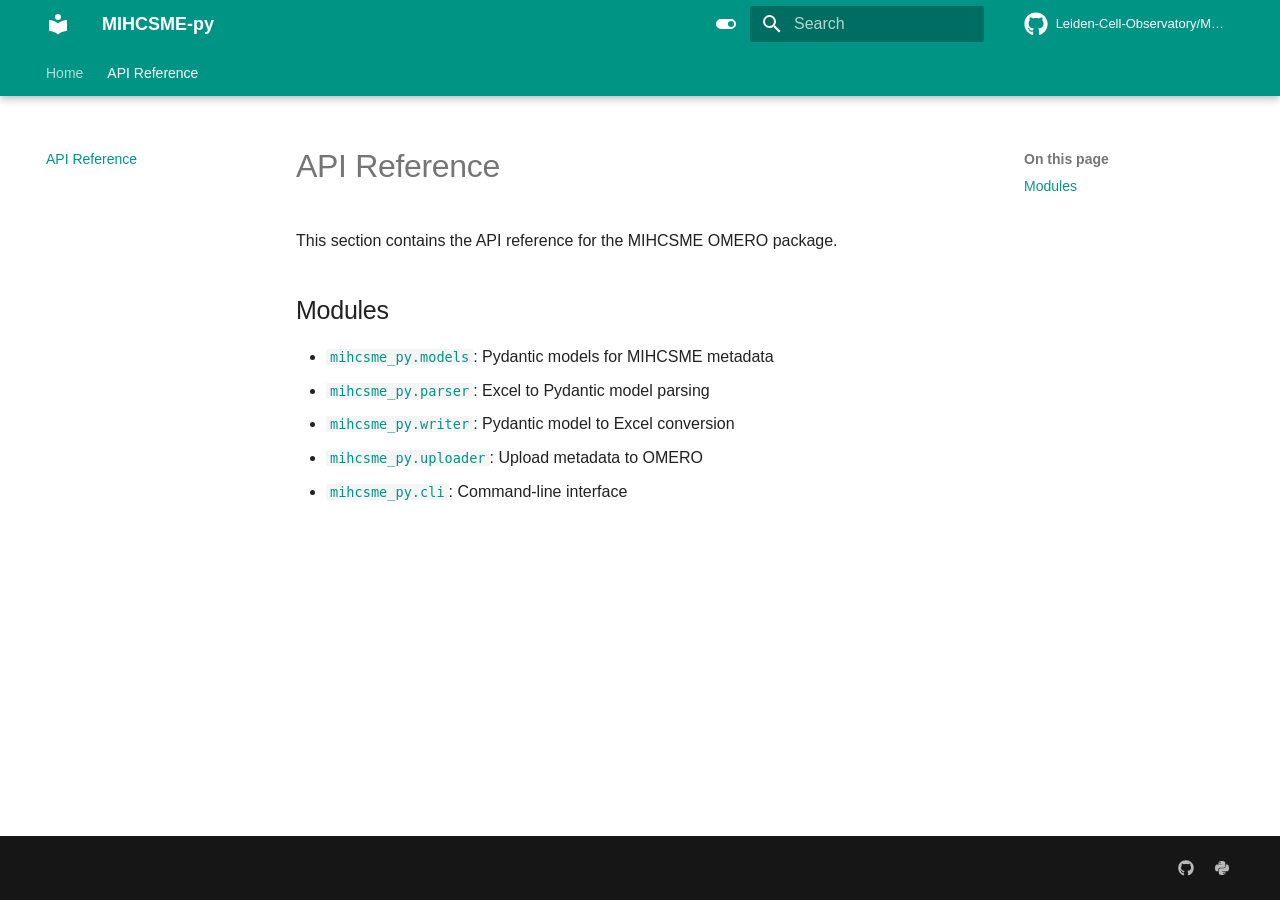
<file: api/index.html>
<!doctype html>
<html lang="en" class="no-js">
  <head>
    
      <meta charset="utf-8">
      <meta name="viewport" content="width=device-width,initial-scale=1">
      
        <meta name="description" content="Modern Python package for converting MIHCSME metadata to OMERO annotations">
      
      
      
        <link rel="canonical" href="https://leiden-cell-observatory.github.io/MIHCSME-py/api/">
      
      
        <link rel="prev" href="..">
      
      
      
        
      
      
      <link rel="icon" href="../assets/images/favicon.png">
      <meta name="generator" content="mkdocs-1.6.1, mkdocs-material-9.7.0">
    
    
      
        <title>API Reference - MIHCSME-py</title>
      
    
    
      <link rel="stylesheet" href="../assets/stylesheets/main.618322db.min.css">
      
        
        <link rel="stylesheet" href="../assets/stylesheets/palette.ab4e12ef.min.css">
      
      


    
    
      
    
    
      
    
    
      <link rel="stylesheet" href="../assets/_mkdocstrings.css">
    
      <link rel="stylesheet" href="../stylesheets/extra.css">
    
    <script>__md_scope=new URL("..",location),__md_hash=e=>[...e].reduce(((e,_)=>(e<<5)-e+_.charCodeAt(0)),0),__md_get=(e,_=localStorage,t=__md_scope)=>JSON.parse(_.getItem(t.pathname+"."+e)),__md_set=(e,_,t=localStorage,a=__md_scope)=>{try{t.setItem(a.pathname+"."+e,JSON.stringify(_))}catch(e){}}</script>
    
      

    
    
  </head>
  
  
    
    
      
    
    
    
    
    <body dir="ltr" data-md-color-scheme="default" data-md-color-primary="teal" data-md-color-accent="cyan">
  
    
    <input class="md-toggle" data-md-toggle="drawer" type="checkbox" id="__drawer" autocomplete="off">
    <input class="md-toggle" data-md-toggle="search" type="checkbox" id="__search" autocomplete="off">
    <label class="md-overlay" for="__drawer"></label>
    <div data-md-component="skip">
      
        
        <a href="#api-reference" class="md-skip">
          Skip to content
        </a>
      
    </div>
    <div data-md-component="announce">
      
    </div>
    
    
      

  

<header class="md-header md-header--shadow md-header--lifted" data-md-component="header">
  <nav class="md-header__inner md-grid" aria-label="Header">
    <a href=".." title="MIHCSME-py" class="md-header__button md-logo" aria-label="MIHCSME-py" data-md-component="logo">
      
  
  <svg xmlns="http://www.w3.org/2000/svg" viewBox="0 0 24 24"><path d="M12 8a3 3 0 0 0 3-3 3 3 0 0 0-3-3 3 3 0 0 0-3 3 3 3 0 0 0 3 3m0 3.54C9.64 9.35 6.5 8 3 8v11c3.5 0 6.64 1.35 9 3.54 2.36-2.19 5.5-3.54 9-3.54V8c-3.5 0-6.64 1.35-9 3.54"/></svg>

    </a>
    <label class="md-header__button md-icon" for="__drawer">
      
      <svg xmlns="http://www.w3.org/2000/svg" viewBox="0 0 24 24"><path d="M3 6h18v2H3zm0 5h18v2H3zm0 5h18v2H3z"/></svg>
    </label>
    <div class="md-header__title" data-md-component="header-title">
      <div class="md-header__ellipsis">
        <div class="md-header__topic">
          <span class="md-ellipsis">
            MIHCSME-py
          </span>
        </div>
        <div class="md-header__topic" data-md-component="header-topic">
          <span class="md-ellipsis">
            
              API Reference
            
          </span>
        </div>
      </div>
    </div>
    
      
        <form class="md-header__option" data-md-component="palette">
  
    
    
    
    <input class="md-option" data-md-color-media="" data-md-color-scheme="default" data-md-color-primary="teal" data-md-color-accent="cyan"  aria-label="Switch to dark mode"  type="radio" name="__palette" id="__palette_0">
    
      <label class="md-header__button md-icon" title="Switch to dark mode" for="__palette_1" hidden>
        <svg xmlns="http://www.w3.org/2000/svg" viewBox="0 0 24 24"><path d="M17 7H7a5 5 0 0 0-5 5 5 5 0 0 0 5 5h10a5 5 0 0 0 5-5 5 5 0 0 0-5-5m0 8a3 3 0 0 1-3-3 3 3 0 0 1 3-3 3 3 0 0 1 3 3 3 3 0 0 1-3 3"/></svg>
      </label>
    
  
    
    
    
    <input class="md-option" data-md-color-media="" data-md-color-scheme="slate" data-md-color-primary="teal" data-md-color-accent="cyan"  aria-label="Switch to light mode"  type="radio" name="__palette" id="__palette_1">
    
      <label class="md-header__button md-icon" title="Switch to light mode" for="__palette_0" hidden>
        <svg xmlns="http://www.w3.org/2000/svg" viewBox="0 0 24 24"><path d="M17 6H7c-3.31 0-6 2.69-6 6s2.69 6 6 6h10c3.31 0 6-2.69 6-6s-2.69-6-6-6m0 10H7c-2.21 0-4-1.79-4-4s1.79-4 4-4h10c2.21 0 4 1.79 4 4s-1.79 4-4 4M7 9c-1.66 0-3 1.34-3 3s1.34 3 3 3 3-1.34 3-3-1.34-3-3-3"/></svg>
      </label>
    
  
</form>
      
    
    
      <script>var palette=__md_get("__palette");if(palette&&palette.color){if("(prefers-color-scheme)"===palette.color.media){var media=matchMedia("(prefers-color-scheme: light)"),input=document.querySelector(media.matches?"[data-md-color-media='(prefers-color-scheme: light)']":"[data-md-color-media='(prefers-color-scheme: dark)']");palette.color.media=input.getAttribute("data-md-color-media"),palette.color.scheme=input.getAttribute("data-md-color-scheme"),palette.color.primary=input.getAttribute("data-md-color-primary"),palette.color.accent=input.getAttribute("data-md-color-accent")}for(var[key,value]of Object.entries(palette.color))document.body.setAttribute("data-md-color-"+key,value)}</script>
    
    
    
      
      
        <label class="md-header__button md-icon" for="__search">
          
          <svg xmlns="http://www.w3.org/2000/svg" viewBox="0 0 24 24"><path d="M9.5 3A6.5 6.5 0 0 1 16 9.5c0 1.61-.59 3.09-1.56 4.23l.27.27h.79l5 5-1.5 1.5-5-5v-.79l-.27-.27A6.52 6.52 0 0 1 9.5 16 6.5 6.5 0 0 1 3 9.5 6.5 6.5 0 0 1 9.5 3m0 2C7 5 5 7 5 9.5S7 14 9.5 14 14 12 14 9.5 12 5 9.5 5"/></svg>
        </label>
        <div class="md-search" data-md-component="search" role="dialog">
  <label class="md-search__overlay" for="__search"></label>
  <div class="md-search__inner" role="search">
    <form class="md-search__form" name="search">
      <input type="text" class="md-search__input" name="query" aria-label="Search" placeholder="Search" autocapitalize="off" autocorrect="off" autocomplete="off" spellcheck="false" data-md-component="search-query" required>
      <label class="md-search__icon md-icon" for="__search">
        
        <svg xmlns="http://www.w3.org/2000/svg" viewBox="0 0 24 24"><path d="M9.5 3A6.5 6.5 0 0 1 16 9.5c0 1.61-.59 3.09-1.56 4.23l.27.27h.79l5 5-1.5 1.5-5-5v-.79l-.27-.27A6.52 6.52 0 0 1 9.5 16 6.5 6.5 0 0 1 3 9.5 6.5 6.5 0 0 1 9.5 3m0 2C7 5 5 7 5 9.5S7 14 9.5 14 14 12 14 9.5 12 5 9.5 5"/></svg>
        
        <svg xmlns="http://www.w3.org/2000/svg" viewBox="0 0 24 24"><path d="M20 11v2H8l5.5 5.5-1.42 1.42L4.16 12l7.92-7.92L13.5 5.5 8 11z"/></svg>
      </label>
      <nav class="md-search__options" aria-label="Search">
        
          <a href="javascript:void(0)" class="md-search__icon md-icon" title="Share" aria-label="Share" data-clipboard data-clipboard-text="" data-md-component="search-share" tabindex="-1">
            
            <svg xmlns="http://www.w3.org/2000/svg" viewBox="0 0 24 24"><path d="M18 16.08c-.76 0-1.44.3-1.96.77L8.91 12.7c.05-.23.09-.46.09-.7s-.04-.47-.09-.7l7.05-4.11c.54.5 1.25.81 2.04.81a3 3 0 0 0 3-3 3 3 0 0 0-3-3 3 3 0 0 0-3 3c0 .24.04.47.09.7L8.04 9.81C7.5 9.31 6.79 9 6 9a3 3 0 0 0-3 3 3 3 0 0 0 3 3c.79 0 1.5-.31 2.04-.81l7.12 4.15c-.05.21-.08.43-.08.66 0 1.61 1.31 2.91 2.92 2.91s2.92-1.3 2.92-2.91A2.92 2.92 0 0 0 18 16.08"/></svg>
          </a>
        
        <button type="reset" class="md-search__icon md-icon" title="Clear" aria-label="Clear" tabindex="-1">
          
          <svg xmlns="http://www.w3.org/2000/svg" viewBox="0 0 24 24"><path d="M19 6.41 17.59 5 12 10.59 6.41 5 5 6.41 10.59 12 5 17.59 6.41 19 12 13.41 17.59 19 19 17.59 13.41 12z"/></svg>
        </button>
      </nav>
      
        <div class="md-search__suggest" data-md-component="search-suggest"></div>
      
    </form>
    <div class="md-search__output">
      <div class="md-search__scrollwrap" tabindex="0" data-md-scrollfix>
        <div class="md-search-result" data-md-component="search-result">
          <div class="md-search-result__meta">
            Initializing search
          </div>
          <ol class="md-search-result__list" role="presentation"></ol>
        </div>
      </div>
    </div>
  </div>
</div>
      
    
    
      <div class="md-header__source">
        <a href="https://github.com/Leiden-Cell-Observatory/MIHCSME-py" title="Go to repository" class="md-source" data-md-component="source">
  <div class="md-source__icon md-icon">
    
    <svg xmlns="http://www.w3.org/2000/svg" viewBox="0 0 512 512"><!--! Font Awesome Free 7.1.0 by @fontawesome - https://fontawesome.com License - https://fontawesome.com/license/free (Icons: CC BY 4.0, Fonts: SIL OFL 1.1, Code: MIT License) Copyright 2025 Fonticons, Inc.--><path d="M173.9 397.4c0 2-2.3 3.6-5.2 3.6-3.3.3-5.6-1.3-5.6-3.6 0-2 2.3-3.6 5.2-3.6 3-.3 5.6 1.3 5.6 3.6m-31.1-4.5c-.7 2 1.3 4.3 4.3 4.9 2.6 1 5.6 0 6.2-2s-1.3-4.3-4.3-5.2c-2.6-.7-5.5.3-6.2 2.3m44.2-1.7c-2.9.7-4.9 2.6-4.6 4.9.3 2 2.9 3.3 5.9 2.6 2.9-.7 4.9-2.6 4.6-4.6-.3-1.9-3-3.2-5.9-2.9M252.8 8C114.1 8 8 113.3 8 252c0 110.9 69.8 205.8 169.5 239.2 12.8 2.3 17.3-5.6 17.3-12.1 0-6.2-.3-40.4-.3-61.4 0 0-70 15-84.7-29.8 0 0-11.4-29.1-27.8-36.6 0 0-22.9-15.7 1.6-15.4 0 0 24.9 2 38.6 25.8 21.9 38.6 58.6 27.5 72.9 20.9 2.3-16 8.8-27.1 16-33.7-55.9-6.2-112.3-14.3-112.3-110.5 0-27.5 7.6-41.3 23.6-58.9-2.6-6.5-11.1-33.3 2.6-67.9 20.9-6.5 69 27 69 27 20-5.6 41.5-8.5 62.8-8.5s42.8 2.9 62.8 8.5c0 0 48.1-33.6 69-27 13.7 34.7 5.2 61.4 2.6 67.9 16 17.7 25.8 31.5 25.8 58.9 0 96.5-58.9 104.2-114.8 110.5 9.2 7.9 17 22.9 17 46.4 0 33.7-.3 75.4-.3 83.6 0 6.5 4.6 14.4 17.3 12.1C436.2 457.8 504 362.9 504 252 504 113.3 391.5 8 252.8 8M105.2 352.9c-1.3 1-1 3.3.7 5.2 1.6 1.6 3.9 2.3 5.2 1 1.3-1 1-3.3-.7-5.2-1.6-1.6-3.9-2.3-5.2-1m-10.8-8.1c-.7 1.3.3 2.9 2.3 3.9 1.6 1 3.6.7 4.3-.7.7-1.3-.3-2.9-2.3-3.9-2-.6-3.6-.3-4.3.7m32.4 35.6c-1.6 1.3-1 4.3 1.3 6.2 2.3 2.3 5.2 2.6 6.5 1 1.3-1.3.7-4.3-1.3-6.2-2.2-2.3-5.2-2.6-6.5-1m-11.4-14.7c-1.6 1-1.6 3.6 0 5.9s4.3 3.3 5.6 2.3c1.6-1.3 1.6-3.9 0-6.2-1.4-2.3-4-3.3-5.6-2"/></svg>
  </div>
  <div class="md-source__repository">
    Leiden-Cell-Observatory/MIHCSME-py
  </div>
</a>
      </div>
    
  </nav>
  
    
      
<nav class="md-tabs" aria-label="Tabs" data-md-component="tabs">
  <div class="md-grid">
    <ul class="md-tabs__list">
      
        
  
  
  
  
    <li class="md-tabs__item">
      <a href=".." class="md-tabs__link">
        
  
  
    
  
  Home

      </a>
    </li>
  

      
        
  
  
  
    
  
  
    <li class="md-tabs__item md-tabs__item--active">
      <a href="./" class="md-tabs__link">
        
  
  
    
  
  API Reference

      </a>
    </li>
  

      
    </ul>
  </div>
</nav>
    
  
</header>
    
    <div class="md-container" data-md-component="container">
      
      
        
      
      <main class="md-main" data-md-component="main">
        <div class="md-main__inner md-grid">
          
            
              
              <div class="md-sidebar md-sidebar--primary" data-md-component="sidebar" data-md-type="navigation" >
                <div class="md-sidebar__scrollwrap">
                  <div class="md-sidebar__inner">
                    


  


<nav class="md-nav md-nav--primary md-nav--lifted" aria-label="Navigation" data-md-level="0">
  <label class="md-nav__title" for="__drawer">
    <a href=".." title="MIHCSME-py" class="md-nav__button md-logo" aria-label="MIHCSME-py" data-md-component="logo">
      
  
  <svg xmlns="http://www.w3.org/2000/svg" viewBox="0 0 24 24"><path d="M12 8a3 3 0 0 0 3-3 3 3 0 0 0-3-3 3 3 0 0 0-3 3 3 3 0 0 0 3 3m0 3.54C9.64 9.35 6.5 8 3 8v11c3.5 0 6.64 1.35 9 3.54 2.36-2.19 5.5-3.54 9-3.54V8c-3.5 0-6.64 1.35-9 3.54"/></svg>

    </a>
    MIHCSME-py
  </label>
  
    <div class="md-nav__source">
      <a href="https://github.com/Leiden-Cell-Observatory/MIHCSME-py" title="Go to repository" class="md-source" data-md-component="source">
  <div class="md-source__icon md-icon">
    
    <svg xmlns="http://www.w3.org/2000/svg" viewBox="0 0 512 512"><!--! Font Awesome Free 7.1.0 by @fontawesome - https://fontawesome.com License - https://fontawesome.com/license/free (Icons: CC BY 4.0, Fonts: SIL OFL 1.1, Code: MIT License) Copyright 2025 Fonticons, Inc.--><path d="M173.9 397.4c0 2-2.3 3.6-5.2 3.6-3.3.3-5.6-1.3-5.6-3.6 0-2 2.3-3.6 5.2-3.6 3-.3 5.6 1.3 5.6 3.6m-31.1-4.5c-.7 2 1.3 4.3 4.3 4.9 2.6 1 5.6 0 6.2-2s-1.3-4.3-4.3-5.2c-2.6-.7-5.5.3-6.2 2.3m44.2-1.7c-2.9.7-4.9 2.6-4.6 4.9.3 2 2.9 3.3 5.9 2.6 2.9-.7 4.9-2.6 4.6-4.6-.3-1.9-3-3.2-5.9-2.9M252.8 8C114.1 8 8 113.3 8 252c0 110.9 69.8 205.8 169.5 239.2 12.8 2.3 17.3-5.6 17.3-12.1 0-6.2-.3-40.4-.3-61.4 0 0-70 15-84.7-29.8 0 0-11.4-29.1-27.8-36.6 0 0-22.9-15.7 1.6-15.4 0 0 24.9 2 38.6 25.8 21.9 38.6 58.6 27.5 72.9 20.9 2.3-16 8.8-27.1 16-33.7-55.9-6.2-112.3-14.3-112.3-110.5 0-27.5 7.6-41.3 23.6-58.9-2.6-6.5-11.1-33.3 2.6-67.9 20.9-6.5 69 27 69 27 20-5.6 41.5-8.5 62.8-8.5s42.8 2.9 62.8 8.5c0 0 48.1-33.6 69-27 13.7 34.7 5.2 61.4 2.6 67.9 16 17.7 25.8 31.5 25.8 58.9 0 96.5-58.9 104.2-114.8 110.5 9.2 7.9 17 22.9 17 46.4 0 33.7-.3 75.4-.3 83.6 0 6.5 4.6 14.4 17.3 12.1C436.2 457.8 504 362.9 504 252 504 113.3 391.5 8 252.8 8M105.2 352.9c-1.3 1-1 3.3.7 5.2 1.6 1.6 3.9 2.3 5.2 1 1.3-1 1-3.3-.7-5.2-1.6-1.6-3.9-2.3-5.2-1m-10.8-8.1c-.7 1.3.3 2.9 2.3 3.9 1.6 1 3.6.7 4.3-.7.7-1.3-.3-2.9-2.3-3.9-2-.6-3.6-.3-4.3.7m32.4 35.6c-1.6 1.3-1 4.3 1.3 6.2 2.3 2.3 5.2 2.6 6.5 1 1.3-1.3.7-4.3-1.3-6.2-2.2-2.3-5.2-2.6-6.5-1m-11.4-14.7c-1.6 1-1.6 3.6 0 5.9s4.3 3.3 5.6 2.3c1.6-1.3 1.6-3.9 0-6.2-1.4-2.3-4-3.3-5.6-2"/></svg>
  </div>
  <div class="md-source__repository">
    Leiden-Cell-Observatory/MIHCSME-py
  </div>
</a>
    </div>
  
  <ul class="md-nav__list" data-md-scrollfix>
    
      
      
  
  
  
  
    <li class="md-nav__item">
      <a href=".." class="md-nav__link">
        
  
  
  <span class="md-ellipsis">
    
  
    Home
  

    
  </span>
  
  

      </a>
    </li>
  

    
      
      
  
  
    
  
  
  
    <li class="md-nav__item md-nav__item--active">
      
      <input class="md-nav__toggle md-toggle" type="checkbox" id="__toc">
      
      
        
      
      
        <label class="md-nav__link md-nav__link--active" for="__toc">
          
  
  
  <span class="md-ellipsis">
    
  
    API Reference
  

    
  </span>
  
  

          <span class="md-nav__icon md-icon"></span>
        </label>
      
      <a href="./" class="md-nav__link md-nav__link--active">
        
  
  
  <span class="md-ellipsis">
    
  
    API Reference
  

    
  </span>
  
  

      </a>
      
        

  

<nav class="md-nav md-nav--secondary" aria-label="On this page">
  
  
  
    
  
  
    <label class="md-nav__title" for="__toc">
      <span class="md-nav__icon md-icon"></span>
      On this page
    </label>
    <ul class="md-nav__list" data-md-component="toc" data-md-scrollfix>
      
        <li class="md-nav__item">
  <a href="#modules" class="md-nav__link">
    <span class="md-ellipsis">
      
        Modules
      
    </span>
  </a>
  
</li>
      
    </ul>
  
</nav>
      
    </li>
  

    
  </ul>
</nav>
                  </div>
                </div>
              </div>
            
            
              
              <div class="md-sidebar md-sidebar--secondary" data-md-component="sidebar" data-md-type="toc" >
                <div class="md-sidebar__scrollwrap">
                  <div class="md-sidebar__inner">
                    

  

<nav class="md-nav md-nav--secondary" aria-label="On this page">
  
  
  
    
  
  
    <label class="md-nav__title" for="__toc">
      <span class="md-nav__icon md-icon"></span>
      On this page
    </label>
    <ul class="md-nav__list" data-md-component="toc" data-md-scrollfix>
      
        <li class="md-nav__item">
  <a href="#modules" class="md-nav__link">
    <span class="md-ellipsis">
      
        Modules
      
    </span>
  </a>
  
</li>
      
    </ul>
  
</nav>
                  </div>
                </div>
              </div>
            
          
          
            <div class="md-content" data-md-component="content">
              
              <article class="md-content__inner md-typeset">
                
                  



<h1 id="api-reference">API Reference<a class="headerlink" href="#api-reference" title="Permanent link">#</a></h1>
<p>This section contains the API reference for the MIHCSME OMERO package.</p>
<h2 id="modules">Modules<a class="headerlink" href="#modules" title="Permanent link">#</a></h2>
<ul>
<li><a href="mihcsme_py/models/"><code>mihcsme_py.models</code></a>: Pydantic models for MIHCSME metadata</li>
<li><a href="mihcsme_py/parser/"><code>mihcsme_py.parser</code></a>: Excel to Pydantic model parsing</li>
<li><a href="mihcsme_py/writer/"><code>mihcsme_py.writer</code></a>: Pydantic model to Excel conversion</li>
<li><a href="mihcsme_py/uploader/"><code>mihcsme_py.uploader</code></a>: Upload metadata to OMERO</li>
<li><a href="mihcsme_py/cli/"><code>mihcsme_py.cli</code></a>: Command-line interface</li>
</ul>












                
              </article>
            </div>
          
          
  <script>var tabs=__md_get("__tabs");if(Array.isArray(tabs))e:for(var set of document.querySelectorAll(".tabbed-set")){var labels=set.querySelector(".tabbed-labels");for(var tab of tabs)for(var label of labels.getElementsByTagName("label"))if(label.innerText.trim()===tab){var input=document.getElementById(label.htmlFor);input.checked=!0;continue e}}</script>

<script>var target=document.getElementById(location.hash.slice(1));target&&target.name&&(target.checked=target.name.startsWith("__tabbed_"))</script>
        </div>
        
          <button type="button" class="md-top md-icon" data-md-component="top" hidden>
  
  <svg xmlns="http://www.w3.org/2000/svg" viewBox="0 0 24 24"><path d="M13 20h-2V8l-5.5 5.5-1.42-1.42L12 4.16l7.92 7.92-1.42 1.42L13 8z"/></svg>
  Back to top
</button>
        
      </main>
      
        <footer class="md-footer">
  
  <div class="md-footer-meta md-typeset">
    <div class="md-footer-meta__inner md-grid">
      <div class="md-copyright">
  
  
</div>
      
        
<div class="md-social">
  
    
    
    
    
    <a href="https://github.com/Leiden-Cell-Observatory/MIHCSME-py" target="_blank" rel="noopener" title="GitHub Repository" class="md-social__link">
      <svg xmlns="http://www.w3.org/2000/svg" viewBox="0 0 512 512"><!--! Font Awesome Free 7.1.0 by @fontawesome - https://fontawesome.com License - https://fontawesome.com/license/free (Icons: CC BY 4.0, Fonts: SIL OFL 1.1, Code: MIT License) Copyright 2025 Fonticons, Inc.--><path d="M173.9 397.4c0 2-2.3 3.6-5.2 3.6-3.3.3-5.6-1.3-5.6-3.6 0-2 2.3-3.6 5.2-3.6 3-.3 5.6 1.3 5.6 3.6m-31.1-4.5c-.7 2 1.3 4.3 4.3 4.9 2.6 1 5.6 0 6.2-2s-1.3-4.3-4.3-5.2c-2.6-.7-5.5.3-6.2 2.3m44.2-1.7c-2.9.7-4.9 2.6-4.6 4.9.3 2 2.9 3.3 5.9 2.6 2.9-.7 4.9-2.6 4.6-4.6-.3-1.9-3-3.2-5.9-2.9M252.8 8C114.1 8 8 113.3 8 252c0 110.9 69.8 205.8 169.5 239.2 12.8 2.3 17.3-5.6 17.3-12.1 0-6.2-.3-40.4-.3-61.4 0 0-70 15-84.7-29.8 0 0-11.4-29.1-27.8-36.6 0 0-22.9-15.7 1.6-15.4 0 0 24.9 2 38.6 25.8 21.9 38.6 58.6 27.5 72.9 20.9 2.3-16 8.8-27.1 16-33.7-55.9-6.2-112.3-14.3-112.3-110.5 0-27.5 7.6-41.3 23.6-58.9-2.6-6.5-11.1-33.3 2.6-67.9 20.9-6.5 69 27 69 27 20-5.6 41.5-8.5 62.8-8.5s42.8 2.9 62.8 8.5c0 0 48.1-33.6 69-27 13.7 34.7 5.2 61.4 2.6 67.9 16 17.7 25.8 31.5 25.8 58.9 0 96.5-58.9 104.2-114.8 110.5 9.2 7.9 17 22.9 17 46.4 0 33.7-.3 75.4-.3 83.6 0 6.5 4.6 14.4 17.3 12.1C436.2 457.8 504 362.9 504 252 504 113.3 391.5 8 252.8 8M105.2 352.9c-1.3 1-1 3.3.7 5.2 1.6 1.6 3.9 2.3 5.2 1 1.3-1 1-3.3-.7-5.2-1.6-1.6-3.9-2.3-5.2-1m-10.8-8.1c-.7 1.3.3 2.9 2.3 3.9 1.6 1 3.6.7 4.3-.7.7-1.3-.3-2.9-2.3-3.9-2-.6-3.6-.3-4.3.7m32.4 35.6c-1.6 1.3-1 4.3 1.3 6.2 2.3 2.3 5.2 2.6 6.5 1 1.3-1.3.7-4.3-1.3-6.2-2.2-2.3-5.2-2.6-6.5-1m-11.4-14.7c-1.6 1-1.6 3.6 0 5.9s4.3 3.3 5.6 2.3c1.6-1.3 1.6-3.9 0-6.2-1.4-2.3-4-3.3-5.6-2"/></svg>
    </a>
  
    
    
    
    
    <a href="https://pypi.org/project/mihcsme-py/" target="_blank" rel="noopener" title="PyPI Package" class="md-social__link">
      <svg xmlns="http://www.w3.org/2000/svg" viewBox="0 0 448 512"><!--! Font Awesome Free 7.1.0 by @fontawesome - https://fontawesome.com License - https://fontawesome.com/license/free (Icons: CC BY 4.0, Fonts: SIL OFL 1.1, Code: MIT License) Copyright 2025 Fonticons, Inc.--><path d="M439.8 200.5c-7.7-30.9-22.3-54.2-53.4-54.2h-40.1v47.4c0 36.8-31.2 67.8-66.8 67.8H172.7c-29.2 0-53.4 25-53.4 54.3v101.8c0 29 25.2 46 53.4 54.3 33.8 9.9 66.3 11.7 106.8 0 26.9-7.8 53.4-23.5 53.4-54.3v-40.7H226.2v-13.6h160.2c31.1 0 42.6-21.7 53.4-54.2 11.2-33.5 10.7-65.7 0-108.6M286.2 444.7a20.4 20.4 0 1 1 0-40.7 20.4 20.4 0 1 1 0 40.7M167.8 248.1h106.8c29.7 0 53.4-24.5 53.4-54.3V91.9c0-29-24.4-50.7-53.4-55.6-35.8-5.9-74.7-5.6-106.8.1-45.2 8-53.4 24.7-53.4 55.6v40.7h106.9v13.6h-147c-31.1 0-58.3 18.7-66.8 54.2-9.8 40.7-10.2 66.1 0 108.6 7.6 31.6 25.7 54.2 56.8 54.2H101v-48.8c0-35.3 30.5-66.4 66.8-66.4m-6.6-183.4a20.4 20.4 0 1 1 0 40.8 20.4 20.4 0 1 1 0-40.8"/></svg>
    </a>
  
</div>
      
    </div>
  </div>
</footer>
      
    </div>
    <div class="md-dialog" data-md-component="dialog">
      <div class="md-dialog__inner md-typeset"></div>
    </div>
    
    
    
      
      
      <script id="__config" type="application/json">{"annotate": null, "base": "..", "features": ["navigation.tabs", "navigation.tabs.sticky", "navigation.sections", "navigation.expand", "navigation.indexes", "navigation.top", "navigation.tracking", "toc.follow", "search.highlight", "search.share", "search.suggest", "content.code.copy", "content.code.annotate", "content.tabs.link", "content.tooltips", "content.action.edit", "content.action.view"], "search": "../assets/javascripts/workers/search.7a47a382.min.js", "tags": null, "translations": {"clipboard.copied": "Copied to clipboard", "clipboard.copy": "Copy to clipboard", "search.result.more.one": "1 more on this page", "search.result.more.other": "# more on this page", "search.result.none": "No matching documents", "search.result.one": "1 matching document", "search.result.other": "# matching documents", "search.result.placeholder": "Type to start searching", "search.result.term.missing": "Missing", "select.version": "Select version"}, "version": null}</script>
    
    
      <script src="../assets/javascripts/bundle.e71a0d61.min.js"></script>
      
    
  </body>
</html>
</file>
<file: assets/_mkdocstrings.css>
/* Avoid breaking parameter names, etc. in table cells. */
.doc-contents td code {
  word-break: normal !important;
}

/* No line break before first paragraph of descriptions. */
.doc-md-description,
.doc-md-description>p:first-child {
  display: inline;
}

/* No text transformation from Material for MkDocs for H5 headings. */
.md-typeset h5 .doc-object-name {
  text-transform: none;
}

/* Max width for docstring sections tables. */
.doc .md-typeset__table,
.doc .md-typeset__table table {
  display: table !important;
  width: 100%;
}

.doc .md-typeset__table tr {
  display: table-row;
}

/* Defaults in Spacy table style. */
.doc-param-default,
.doc-type_param-default {
  float: right;
}

/* Parameter headings must be inline, not blocks. */
.doc-heading-parameter,
.doc-heading-type_parameter {
  display: inline;
}

/* Default font size for parameter headings. */
.md-typeset .doc-heading-parameter {
  font-size: inherit;
}

/* Prefer space on the right, not the left of parameter permalinks. */
.doc-heading-parameter .headerlink,
.doc-heading-type_parameter .headerlink {
  margin-left: 0 !important;
  margin-right: 0.2rem;
}

/* Backward-compatibility: docstring section titles in bold. */
.doc-section-title {
  font-weight: bold;
}

/* Backlinks crumb separator. */
.doc-backlink-crumb {
  display: inline-flex;
  gap: .2rem;
  white-space: nowrap;
  align-items: center;
  vertical-align: middle;
}
.doc-backlink-crumb:not(:first-child)::before {
  background-color: var(--md-default-fg-color--lighter);
  content: "";
  display: inline;
  height: 1rem;
  --md-path-icon: url('data:image/svg+xml;charset=utf-8,<svg xmlns="http://www.w3.org/2000/svg" viewBox="0 0 24 24"><path d="M8.59 16.58 13.17 12 8.59 7.41 10 6l6 6-6 6z"/></svg>');
  -webkit-mask-image: var(--md-path-icon);
  mask-image: var(--md-path-icon);
  width: 1rem;
}
.doc-backlink-crumb.last {
  font-weight: bold;
}

/* Symbols in Navigation and ToC. */
:root, :host,
[data-md-color-scheme="default"] {
  --doc-symbol-parameter-fg-color: #df50af;
  --doc-symbol-type_parameter-fg-color: #df50af;
  --doc-symbol-attribute-fg-color: #953800;
  --doc-symbol-function-fg-color: #8250df;
  --doc-symbol-method-fg-color: #8250df;
  --doc-symbol-class-fg-color: #0550ae;
  --doc-symbol-type_alias-fg-color: #0550ae;
  --doc-symbol-module-fg-color: #5cad0f;

  --doc-symbol-parameter-bg-color: #df50af1a;
  --doc-symbol-type_parameter-bg-color: #df50af1a;
  --doc-symbol-attribute-bg-color: #9538001a;
  --doc-symbol-function-bg-color: #8250df1a;
  --doc-symbol-method-bg-color: #8250df1a;
  --doc-symbol-class-bg-color: #0550ae1a;
  --doc-symbol-type_alias-bg-color: #0550ae1a;
  --doc-symbol-module-bg-color: #5cad0f1a;
}

[data-md-color-scheme="slate"] {
  --doc-symbol-parameter-fg-color: #ffa8cc;
  --doc-symbol-type_parameter-fg-color: #ffa8cc;
  --doc-symbol-attribute-fg-color: #ffa657;
  --doc-symbol-function-fg-color: #d2a8ff;
  --doc-symbol-method-fg-color: #d2a8ff;
  --doc-symbol-class-fg-color: #79c0ff;
  --doc-symbol-type_alias-fg-color: #79c0ff;
  --doc-symbol-module-fg-color: #baff79;

  --doc-symbol-parameter-bg-color: #ffa8cc1a;
  --doc-symbol-type_parameter-bg-color: #ffa8cc1a;
  --doc-symbol-attribute-bg-color: #ffa6571a;
  --doc-symbol-function-bg-color: #d2a8ff1a;
  --doc-symbol-method-bg-color: #d2a8ff1a;
  --doc-symbol-class-bg-color: #79c0ff1a;
  --doc-symbol-type_alias-bg-color: #79c0ff1a;
  --doc-symbol-module-bg-color: #baff791a;
}

code.doc-symbol {
  border-radius: .1rem;
  font-size: .85em;
  padding: 0 .3em;
  font-weight: bold;
}

code.doc-symbol-parameter,
a code.doc-symbol-parameter {
  color: var(--doc-symbol-parameter-fg-color);
  background-color: var(--doc-symbol-parameter-bg-color);
}

code.doc-symbol-parameter::after {
  content: "param";
}

code.doc-symbol-type_parameter,
a code.doc-symbol-type_parameter {
  color: var(--doc-symbol-type_parameter-fg-color);
  background-color: var(--doc-symbol-type_parameter-bg-color);
}

code.doc-symbol-type_parameter::after {
  content: "type-param";
}

code.doc-symbol-attribute,
a code.doc-symbol-attribute {
  color: var(--doc-symbol-attribute-fg-color);
  background-color: var(--doc-symbol-attribute-bg-color);
}

code.doc-symbol-attribute::after {
  content: "attr";
}

code.doc-symbol-function,
a code.doc-symbol-function {
  color: var(--doc-symbol-function-fg-color);
  background-color: var(--doc-symbol-function-bg-color);
}

code.doc-symbol-function::after {
  content: "func";
}

code.doc-symbol-method,
a code.doc-symbol-method {
  color: var(--doc-symbol-method-fg-color);
  background-color: var(--doc-symbol-method-bg-color);
}

code.doc-symbol-method::after {
  content: "meth";
}

code.doc-symbol-class,
a code.doc-symbol-class {
  color: var(--doc-symbol-class-fg-color);
  background-color: var(--doc-symbol-class-bg-color);
}

code.doc-symbol-class::after {
  content: "class";
}


code.doc-symbol-type_alias,
a code.doc-symbol-type_alias {
  color: var(--doc-symbol-type_alias-fg-color);
  background-color: var(--doc-symbol-type_alias-bg-color);
}

code.doc-symbol-type_alias::after {
  content: "type";
}

code.doc-symbol-module,
a code.doc-symbol-module {
  color: var(--doc-symbol-module-fg-color);
  background-color: var(--doc-symbol-module-bg-color);
}

code.doc-symbol-module::after {
  content: "mod";
}

.doc-signature .autorefs {
  color: inherit;
  border-bottom: 1px dotted currentcolor;
}

/* Source code blocks (admonitions). */
:root {
  --md-admonition-icon--mkdocstrings-source: url('data:image/svg+xml;charset=utf-8,<svg xmlns="http://www.w3.org/2000/svg" viewBox="0 0 24 24"><path d="M15.22 4.97a.75.75 0 0 1 1.06 0l6.5 6.5a.75.75 0 0 1 0 1.06l-6.5 6.5a.749.749 0 0 1-1.275-.326.75.75 0 0 1 .215-.734L21.19 12l-5.97-5.97a.75.75 0 0 1 0-1.06m-6.44 0a.75.75 0 0 1 0 1.06L2.81 12l5.97 5.97a.749.749 0 0 1-.326 1.275.75.75 0 0 1-.734-.215l-6.5-6.5a.75.75 0 0 1 0-1.06l6.5-6.5a.75.75 0 0 1 1.06 0"/></svg>')
}
.md-typeset .admonition.mkdocstrings-source,
.md-typeset details.mkdocstrings-source {
  border: none;
  padding: 0;
}
.md-typeset .admonition.mkdocstrings-source:focus-within,
.md-typeset details.mkdocstrings-source:focus-within {
  box-shadow: none;
}
.md-typeset .mkdocstrings-source > .admonition-title,
.md-typeset .mkdocstrings-source > summary {
  background-color: inherit;
}
.md-typeset .mkdocstrings-source > .admonition-title::before,
.md-typeset .mkdocstrings-source > summary::before {
  background-color: var(--md-default-fg-color);
  -webkit-mask-image: var(--md-admonition-icon--mkdocstrings-source);
          mask-image: var(--md-admonition-icon--mkdocstrings-source);
}
</file>
<file: stylesheets/extra.css>
/* Custom CSS for MIHCSME OMERO documentation */

/* Add any custom styling here if needed */
</file>
<file: assets/stylesheets/main.618322db.min.css>
@charset "UTF-8";html{-webkit-text-size-adjust:none;-moz-text-size-adjust:none;text-size-adjust:none;box-sizing:border-box}*,:after,:before{box-sizing:inherit}@media (prefers-reduced-motion){*,:after,:before{transition:none!important}}body{margin:0}a,button,input,label{-webkit-tap-highlight-color:transparent}a{color:inherit;text-decoration:none}hr{border:0;box-sizing:initial;display:block;height:.05rem;overflow:visible;padding:0}small{font-size:80%}sub,sup{line-height:1em}img{border-style:none}table{border-collapse:initial;border-spacing:0}td,th{font-weight:400;vertical-align:top}button{background:#0000;border:0;font-family:inherit;font-size:inherit;margin:0;padding:0}input{border:0;outline:none}:root{--md-primary-fg-color:#4051b5;--md-primary-fg-color--light:#5d6cc0;--md-primary-fg-color--dark:#303fa1;--md-primary-bg-color:#fff;--md-primary-bg-color--light:#ffffffb3;--md-accent-fg-color:#526cfe;--md-accent-fg-color--transparent:#526cfe1a;--md-accent-bg-color:#fff;--md-accent-bg-color--light:#ffffffb3}[data-md-color-scheme=default]{color-scheme:light}[data-md-color-scheme=default] img[src$="#gh-dark-mode-only"],[data-md-color-scheme=default] img[src$="#only-dark"]{display:none}:root,[data-md-color-scheme=default]{--md-hue:225deg;--md-default-fg-color:#000000de;--md-default-fg-color--light:#0000008a;--md-default-fg-color--lighter:#00000052;--md-default-fg-color--lightest:#00000012;--md-default-bg-color:#fff;--md-default-bg-color--light:#ffffffb3;--md-default-bg-color--lighter:#ffffff4d;--md-default-bg-color--lightest:#ffffff1f;--md-code-fg-color:#36464e;--md-code-bg-color:#f5f5f5;--md-code-bg-color--light:#f5f5f5b3;--md-code-bg-color--lighter:#f5f5f54d;--md-code-hl-color:#4287ff;--md-code-hl-color--light:#4287ff1a;--md-code-hl-number-color:#d52a2a;--md-code-hl-special-color:#db1457;--md-code-hl-function-color:#a846b9;--md-code-hl-constant-color:#6e59d9;--md-code-hl-keyword-color:#3f6ec6;--md-code-hl-string-color:#1c7d4d;--md-code-hl-name-color:var(--md-code-fg-color);--md-code-hl-operator-color:var(--md-default-fg-color--light);--md-code-hl-punctuation-color:var(--md-default-fg-color--light);--md-code-hl-comment-color:var(--md-default-fg-color--light);--md-code-hl-generic-color:var(--md-default-fg-color--light);--md-code-hl-variable-color:var(--md-default-fg-color--light);--md-typeset-color:var(--md-default-fg-color);--md-typeset-a-color:var(--md-primary-fg-color);--md-typeset-del-color:#f5503d26;--md-typeset-ins-color:#0bd57026;--md-typeset-kbd-color:#fafafa;--md-typeset-kbd-accent-color:#fff;--md-typeset-kbd-border-color:#b8b8b8;--md-typeset-mark-color:#ffff0080;--md-typeset-table-color:#0000001f;--md-typeset-table-color--light:rgba(0,0,0,.035);--md-admonition-fg-color:var(--md-default-fg-color);--md-admonition-bg-color:var(--md-default-bg-color);--md-warning-fg-color:#000000de;--md-warning-bg-color:#ff9;--md-footer-fg-color:#fff;--md-footer-fg-color--light:#ffffffb3;--md-footer-fg-color--lighter:#ffffff73;--md-footer-bg-color:#000000de;--md-footer-bg-color--dark:#00000052;--md-shadow-z1:0 0.2rem 0.5rem #0000000d,0 0 0.05rem #0000001a;--md-shadow-z2:0 0.2rem 0.5rem #0000001a,0 0 0.05rem #00000040;--md-shadow-z3:0 0.2rem 0.5rem #0003,0 0 0.05rem #00000059}.md-icon svg{fill:currentcolor;display:block;height:1.2rem;width:1.2rem}body{-webkit-font-smoothing:antialiased;-moz-osx-font-smoothing:grayscale;--md-text-font-family:var(--md-text-font,_),-apple-system,BlinkMacSystemFont,Helvetica,Arial,sans-serif;--md-code-font-family:var(--md-code-font,_),SFMono-Regular,Consolas,Menlo,monospace}aside,body,input{font-feature-settings:"kern","liga";color:var(--md-typeset-color);font-family:var(--md-text-font-family)}code,kbd,pre{font-feature-settings:"kern";font-family:var(--md-code-font-family)}:root{--md-typeset-table-sort-icon:url('data:image/svg+xml;charset=utf-8,<svg xmlns="http://www.w3.org/2000/svg" viewBox="0 0 24 24"><path d="m18 21-4-4h3V7h-3l4-4 4 4h-3v10h3M2 19v-2h10v2M2 13v-2h7v2M2 7V5h4v2z"/></svg>');--md-typeset-table-sort-icon--asc:url('data:image/svg+xml;charset=utf-8,<svg xmlns="http://www.w3.org/2000/svg" viewBox="0 0 24 24"><path d="M19 17h3l-4 4-4-4h3V3h2M2 17h10v2H2M6 5v2H2V5m0 6h7v2H2z"/></svg>');--md-typeset-table-sort-icon--desc:url('data:image/svg+xml;charset=utf-8,<svg xmlns="http://www.w3.org/2000/svg" viewBox="0 0 24 24"><path d="M19 7h3l-4-4-4 4h3v14h2M2 17h10v2H2M6 5v2H2V5m0 6h7v2H2z"/></svg>')}.md-typeset{-webkit-print-color-adjust:exact;color-adjust:exact;font-size:.8rem;line-height:1.6;overflow-wrap:break-word}@media print{.md-typeset{font-size:.68rem}}.md-typeset blockquote,.md-typeset dl,.md-typeset figure,.md-typeset ol,.md-typeset pre,.md-typeset ul{margin-bottom:1em;margin-top:1em}.md-typeset h1{color:var(--md-default-fg-color--light);font-size:2em;line-height:1.3;margin:0 0 1.25em}.md-typeset h1,.md-typeset h2{font-weight:300;letter-spacing:-.01em}.md-typeset h2{font-size:1.5625em;line-height:1.4;margin:1.6em 0 .64em}.md-typeset h3{font-size:1.25em;font-weight:400;letter-spacing:-.01em;line-height:1.5;margin:1.6em 0 .8em}.md-typeset h2+h3{margin-top:.8em}.md-typeset h4{font-weight:700;letter-spacing:-.01em;margin:1em 0}.md-typeset h5,.md-typeset h6{color:var(--md-default-fg-color--light);font-size:.8em;font-weight:700;letter-spacing:-.01em;margin:1.25em 0}.md-typeset h5{text-transform:uppercase}.md-typeset h5 code{text-transform:none}.md-typeset hr{border-bottom:.05rem solid var(--md-default-fg-color--lightest);display:flow-root;margin:1.5em 0}.md-typeset a{color:var(--md-typeset-a-color);word-break:break-word}.md-typeset a,.md-typeset a:before{transition:color 125ms}.md-typeset a:focus,.md-typeset a:hover{color:var(--md-accent-fg-color)}.md-typeset a:focus code,.md-typeset a:hover code{background-color:var(--md-accent-fg-color--transparent);color:var(--md-accent-fg-color)}.md-typeset a code{color:var(--md-typeset-a-color)}.md-typeset a.focus-visible{outline-color:var(--md-accent-fg-color);outline-offset:.2rem}.md-typeset code,.md-typeset kbd,.md-typeset pre{color:var(--md-code-fg-color);direction:ltr;font-variant-ligatures:none;transition:background-color 125ms}@media print{.md-typeset code,.md-typeset kbd,.md-typeset pre{white-space:pre-wrap}}.md-typeset code{background-color:var(--md-code-bg-color);border-radius:.1rem;-webkit-box-decoration-break:clone;box-decoration-break:clone;font-size:.85em;padding:0 .2941176471em;transition:color 125ms,background-color 125ms;word-break:break-word}.md-typeset code:not(.focus-visible){-webkit-tap-highlight-color:transparent;outline:none}.md-typeset pre{display:flow-root;line-height:1.4;position:relative}.md-typeset pre>code{-webkit-box-decoration-break:slice;box-decoration-break:slice;box-shadow:none;display:block;margin:0;outline-color:var(--md-accent-fg-color);overflow:auto;padding:.7720588235em 1.1764705882em;scrollbar-color:var(--md-default-fg-color--lighter) #0000;scrollbar-width:thin;touch-action:auto;word-break:normal}.md-typeset pre>code:hover{scrollbar-color:var(--md-accent-fg-color) #0000}.md-typeset pre>code::-webkit-scrollbar{height:.2rem;width:.2rem}.md-typeset pre>code::-webkit-scrollbar-thumb{background-color:var(--md-default-fg-color--lighter)}.md-typeset pre>code::-webkit-scrollbar-thumb:hover{background-color:var(--md-accent-fg-color)}.md-typeset kbd{background-color:var(--md-typeset-kbd-color);border-radius:.1rem;box-shadow:0 .1rem 0 .05rem var(--md-typeset-kbd-border-color),0 .1rem 0 var(--md-typeset-kbd-border-color),0 -.1rem .2rem var(--md-typeset-kbd-accent-color) inset;color:var(--md-default-fg-color);display:inline-block;font-size:.75em;padding:0 .6666666667em;vertical-align:text-top;word-break:break-word}.md-typeset mark{background-color:var(--md-typeset-mark-color);-webkit-box-decoration-break:clone;box-decoration-break:clone;color:inherit;word-break:break-word}.md-typeset abbr{cursor:help;text-decoration:none}.md-typeset [data-preview],.md-typeset abbr{border-bottom:.05rem dotted var(--md-default-fg-color--light)}.md-typeset small{opacity:.75}[dir=ltr] .md-typeset sub,[dir=ltr] .md-typeset sup{margin-left:.078125em}[dir=rtl] .md-typeset sub,[dir=rtl] .md-typeset sup{margin-right:.078125em}[dir=ltr] .md-typeset blockquote{padding-left:.6rem}[dir=rtl] .md-typeset blockquote{padding-right:.6rem}[dir=ltr] .md-typeset blockquote{border-left:.2rem solid var(--md-default-fg-color--lighter)}[dir=rtl] .md-typeset blockquote{border-right:.2rem solid var(--md-default-fg-color--lighter)}.md-typeset blockquote{color:var(--md-default-fg-color--light);margin-left:0;margin-right:0}.md-typeset ul{list-style-type:disc}.md-typeset ul[type]{list-style-type:revert-layer}[dir=ltr] .md-typeset ol,[dir=ltr] .md-typeset ul{margin-left:.625em}[dir=rtl] .md-typeset ol,[dir=rtl] .md-typeset ul{margin-right:.625em}.md-typeset ol,.md-typeset ul{padding:0}.md-typeset ol:not([hidden]),.md-typeset ul:not([hidden]){display:flow-root}.md-typeset ol ol,.md-typeset ul ol{list-style-type:lower-alpha}.md-typeset ol ol ol,.md-typeset ul ol ol{list-style-type:lower-roman}.md-typeset ol ol ol ol,.md-typeset ul ol ol ol{list-style-type:upper-alpha}.md-typeset ol ol ol ol ol,.md-typeset ul ol ol ol ol{list-style-type:upper-roman}.md-typeset ol[type],.md-typeset ul[type]{list-style-type:revert-layer}[dir=ltr] .md-typeset ol li,[dir=ltr] .md-typeset ul li{margin-left:1.25em}[dir=rtl] .md-typeset ol li,[dir=rtl] .md-typeset ul li{margin-right:1.25em}.md-typeset ol li,.md-typeset ul li{margin-bottom:.5em}.md-typeset ol li blockquote,.md-typeset ol li p,.md-typeset ul li blockquote,.md-typeset ul li p{margin:.5em 0}.md-typeset ol li:last-child,.md-typeset ul li:last-child{margin-bottom:0}[dir=ltr] .md-typeset ol li ol,[dir=ltr] .md-typeset ol li ul,[dir=ltr] .md-typeset ul li ol,[dir=ltr] .md-typeset ul li ul{margin-left:.625em}[dir=rtl] .md-typeset ol li ol,[dir=rtl] .md-typeset ol li ul,[dir=rtl] .md-typeset ul li ol,[dir=rtl] .md-typeset ul li ul{margin-right:.625em}.md-typeset ol li ol,.md-typeset ol li ul,.md-typeset ul li ol,.md-typeset ul li ul{margin-bottom:.5em;margin-top:.5em}[dir=ltr] .md-typeset dd{margin-left:1.875em}[dir=rtl] .md-typeset dd{margin-right:1.875em}.md-typeset dd{margin-bottom:1.5em;margin-top:1em}.md-typeset img,.md-typeset svg,.md-typeset video{height:auto;max-width:100%}.md-typeset img[align=left]{margin:1em 1em 1em 0}.md-typeset img[align=right]{margin:1em 0 1em 1em}.md-typeset img[align]:only-child{margin-top:0}.md-typeset figure{display:flow-root;margin:1em auto;max-width:100%;text-align:center;width:fit-content}.md-typeset figure img{display:block;margin:0 auto}.md-typeset figcaption{font-style:italic;margin:1em auto;max-width:24rem}.md-typeset iframe{max-width:100%}.md-typeset table:not([class]){background-color:var(--md-default-bg-color);border:.05rem solid var(--md-typeset-table-color);border-radius:.1rem;display:inline-block;font-size:.64rem;max-width:100%;overflow:auto;touch-action:auto}@media print{.md-typeset table:not([class]){display:table}}.md-typeset table:not([class])+*{margin-top:1.5em}.md-typeset table:not([class]) td>:first-child,.md-typeset table:not([class]) th>:first-child{margin-top:0}.md-typeset table:not([class]) td>:last-child,.md-typeset table:not([class]) th>:last-child{margin-bottom:0}.md-typeset table:not([class]) td:not([align]),.md-typeset table:not([class]) th:not([align]){text-align:left}[dir=rtl] .md-typeset table:not([class]) td:not([align]),[dir=rtl] .md-typeset table:not([class]) th:not([align]){text-align:right}.md-typeset table:not([class]) th{font-weight:700;min-width:5rem;padding:.9375em 1.25em;vertical-align:top}.md-typeset table:not([class]) td{border-top:.05rem solid var(--md-typeset-table-color);padding:.9375em 1.25em;vertical-align:top}.md-typeset table:not([class]) tbody tr{transition:background-color 125ms}.md-typeset table:not([class]) tbody tr:hover{background-color:var(--md-typeset-table-color--light);box-shadow:0 .05rem 0 var(--md-default-bg-color) inset}.md-typeset table:not([class]) a{word-break:normal}.md-typeset table th[role=columnheader]{cursor:pointer}[dir=ltr] .md-typeset table th[role=columnheader]:after{margin-left:.5em}[dir=rtl] .md-typeset table th[role=columnheader]:after{margin-right:.5em}.md-typeset table th[role=columnheader]:after{content:"";display:inline-block;height:1.2em;-webkit-mask-image:var(--md-typeset-table-sort-icon);mask-image:var(--md-typeset-table-sort-icon);-webkit-mask-repeat:no-repeat;mask-repeat:no-repeat;-webkit-mask-size:contain;mask-size:contain;transition:background-color 125ms;vertical-align:text-bottom;width:1.2em}.md-typeset table th[role=columnheader]:hover:after{background-color:var(--md-default-fg-color--lighter)}.md-typeset table th[role=columnheader][aria-sort=ascending]:after{background-color:var(--md-default-fg-color--light);-webkit-mask-image:var(--md-typeset-table-sort-icon--asc);mask-image:var(--md-typeset-table-sort-icon--asc)}.md-typeset table th[role=columnheader][aria-sort=descending]:after{background-color:var(--md-default-fg-color--light);-webkit-mask-image:var(--md-typeset-table-sort-icon--desc);mask-image:var(--md-typeset-table-sort-icon--desc)}.md-typeset__scrollwrap{margin:1em -.8rem;overflow-x:auto;touch-action:auto}.md-typeset__table{display:inline-block;margin-bottom:.5em;padding:0 .8rem}@media print{.md-typeset__table{display:block}}html .md-typeset__table table{display:table;margin:0;overflow:hidden;width:100%}@media screen and (max-width:44.984375em){.md-content__inner>pre{margin:1em -.8rem}.md-content__inner>pre code{border-radius:0}}.md-typeset .md-author{border-radius:100%;display:block;flex-shrink:0;height:1.6rem;overflow:hidden;position:relative;transition:color 125ms,transform 125ms;width:1.6rem}.md-typeset .md-author img{display:block}.md-typeset .md-author--more{background:var(--md-default-fg-color--lightest);color:var(--md-default-fg-color--lighter);font-size:.6rem;font-weight:700;line-height:1.6rem;text-align:center}.md-typeset .md-author--long{height:2.4rem;width:2.4rem}.md-typeset a.md-author{transform:scale(1)}.md-typeset a.md-author img{border-radius:100%;filter:grayscale(100%) opacity(75%);transition:filter 125ms}.md-typeset a.md-author:focus,.md-typeset a.md-author:hover{transform:scale(1.1);z-index:1}.md-typeset a.md-author:focus img,.md-typeset a.md-author:hover img{filter:grayscale(0)}.md-banner{background-color:var(--md-footer-bg-color);color:var(--md-footer-fg-color);overflow:auto}@media print{.md-banner{display:none}}.md-banner--warning{background-color:var(--md-warning-bg-color);color:var(--md-warning-fg-color)}.md-banner__inner{font-size:.7rem;margin:.6rem auto;padding:0 .8rem}[dir=ltr] .md-banner__button{float:right}[dir=rtl] .md-banner__button{float:left}.md-banner__button{color:inherit;cursor:pointer;transition:opacity .25s}.no-js .md-banner__button{display:none}.md-banner__button:hover{opacity:.7}html{font-size:125%;height:100%;overflow-x:hidden}@media screen and (min-width:100em){html{font-size:137.5%}}@media screen and (min-width:125em){html{font-size:150%}}body{background-color:var(--md-default-bg-color);display:flex;flex-direction:column;font-size:.5rem;min-height:100%;position:relative;width:100%}@media print{body{display:block}}@media screen and (max-width:59.984375em){body[data-md-scrolllock]{position:fixed}}.md-grid{margin-left:auto;margin-right:auto;max-width:61rem}.md-container{display:flex;flex-direction:column;flex-grow:1}@media print{.md-container{display:block}}.md-main{flex-grow:1}.md-main__inner{display:flex;height:100%;margin-top:1.5rem}.md-ellipsis{overflow:hidden;text-overflow:ellipsis}.md-toggle{display:none}.md-option{height:0;opacity:0;position:absolute;width:0}.md-option:checked+label:not([hidden]){display:block}.md-option.focus-visible+label{outline-color:var(--md-accent-fg-color);outline-style:auto}.md-skip{background-color:var(--md-default-fg-color);border-radius:.1rem;color:var(--md-default-bg-color);font-size:.64rem;margin:.5rem;opacity:0;outline-color:var(--md-accent-fg-color);padding:.3rem .5rem;position:fixed;transform:translateY(.4rem);z-index:-1}.md-skip:focus{opacity:1;transform:translateY(0);transition:transform .25s cubic-bezier(.4,0,.2,1),opacity 175ms 75ms;z-index:10}@page{margin:25mm}:root{--md-clipboard-icon:url('data:image/svg+xml;charset=utf-8,<svg xmlns="http://www.w3.org/2000/svg" viewBox="0 0 24 24"><path d="M19 21H8V7h11m0-2H8a2 2 0 0 0-2 2v14a2 2 0 0 0 2 2h11a2 2 0 0 0 2-2V7a2 2 0 0 0-2-2m-3-4H4a2 2 0 0 0-2 2v14h2V3h12z"/></svg>')}.md-clipboard{border-radius:.1rem;color:var(--md-default-fg-color--lightest);cursor:pointer;height:1.5em;outline-color:var(--md-accent-fg-color);outline-offset:.1rem;transition:color .25s;width:1.5em;z-index:1}@media print{.md-clipboard{display:none}}.md-clipboard:not(.focus-visible){-webkit-tap-highlight-color:transparent;outline:none}:hover>.md-clipboard{color:var(--md-default-fg-color--light)}.md-clipboard:focus,.md-clipboard:hover{color:var(--md-accent-fg-color)}.md-clipboard:after{background-color:currentcolor;content:"";display:block;height:1.125em;margin:0 auto;-webkit-mask-image:var(--md-clipboard-icon);mask-image:var(--md-clipboard-icon);-webkit-mask-position:center;mask-position:center;-webkit-mask-repeat:no-repeat;mask-repeat:no-repeat;-webkit-mask-size:contain;mask-size:contain;width:1.125em}.md-clipboard--inline{cursor:pointer}.md-clipboard--inline code{transition:color .25s,background-color .25s}.md-clipboard--inline:focus code,.md-clipboard--inline:hover code{background-color:var(--md-accent-fg-color--transparent);color:var(--md-accent-fg-color)}:root{--md-code-select-icon:url('data:image/svg+xml;charset=utf-8,<svg xmlns="http://www.w3.org/2000/svg" viewBox="0 0 24 24"><path d="M19 19h-4v2h4c1.1 0 2-.9 2-2v-4h-2m0-12h-4v2h4v4h2V5c0-1.1-.9-2-2-2M5 5h4V3H5c-1.1 0-2 .9-2 2v4h2m0 6H3v4c0 1.1.9 2 2 2h4v-2H5zm2-4h2v2H7zm4 0h2v2h-2zm4 0h2v2h-2zM7 7h2v2H7zm4 0h2v2h-2zm4 0h2v2h-2zm-8 8h2v2H7zm4 0h2v2h-2zm4 0h2v2h-2z"/></svg>');--md-code-copy-icon:url('data:image/svg+xml;charset=utf-8,<svg xmlns="http://www.w3.org/2000/svg" viewBox="0 0 24 24"><path d="M19 21H8V7h11m0-2H8a2 2 0 0 0-2 2v14a2 2 0 0 0 2 2h11a2 2 0 0 0 2-2V7a2 2 0 0 0-2-2m-3-4H4a2 2 0 0 0-2 2v14h2V3h12z"/></svg>')}.md-typeset .md-code__content{display:grid}.md-code__nav{background-color:var(--md-code-bg-color--lighter);border-radius:.1rem;display:flex;gap:.2rem;padding:.2rem;position:absolute;right:.25em;top:.25em;transition:background-color .25s;z-index:1}:hover>.md-code__nav{background-color:var(--md-code-bg-color--light)}.md-code__button{color:var(--md-default-fg-color--lightest);cursor:pointer;display:block;height:1.5em;outline-color:var(--md-accent-fg-color);outline-offset:.1rem;transition:color .25s;width:1.5em}:hover>*>.md-code__button{color:var(--md-default-fg-color--light)}.md-code__button.focus-visible,.md-code__button:hover{color:var(--md-accent-fg-color)}.md-code__button--active{color:var(--md-default-fg-color)!important}.md-code__button:after{background-color:currentcolor;content:"";display:block;height:1.125em;margin:0 auto;-webkit-mask-position:center;mask-position:center;-webkit-mask-repeat:no-repeat;mask-repeat:no-repeat;-webkit-mask-size:contain;mask-size:contain;width:1.125em}.md-code__button[data-md-type=select]:after{-webkit-mask-image:var(--md-code-select-icon);mask-image:var(--md-code-select-icon)}.md-code__button[data-md-type=copy]:after{-webkit-mask-image:var(--md-code-copy-icon);mask-image:var(--md-code-copy-icon)}@keyframes consent{0%{opacity:0;transform:translateY(100%)}to{opacity:1;transform:translateY(0)}}@keyframes overlay{0%{opacity:0}to{opacity:1}}.md-consent__overlay{animation:overlay .25s both;-webkit-backdrop-filter:blur(.1rem);backdrop-filter:blur(.1rem);background-color:#0000008a;height:100%;opacity:1;position:fixed;top:0;width:100%;z-index:5}.md-consent__inner{animation:consent .5s cubic-bezier(.1,.7,.1,1) both;background-color:var(--md-default-bg-color);border:0;border-radius:.1rem;bottom:0;box-shadow:0 0 .2rem #0000001a,0 .2rem .4rem #0003;max-height:100%;overflow:auto;padding:0;position:fixed;width:100%;z-index:5}.md-consent__form{padding:.8rem}.md-consent__settings{display:none;margin:1em 0}input:checked+.md-consent__settings{display:block}.md-consent__controls{margin-bottom:.8rem}.md-typeset .md-consent__controls .md-button{display:inline}@media screen and (max-width:44.984375em){.md-typeset .md-consent__controls .md-button{display:block;margin-top:.4rem;text-align:center;width:100%}}.md-consent label{cursor:pointer}.md-content{flex-grow:1;min-width:0}.md-content__inner{margin:0 .8rem 1.2rem;padding-top:.6rem}@media screen and (min-width:76.25em){[dir=ltr] .md-sidebar--primary:not([hidden])~.md-content>.md-content__inner{margin-left:1.2rem}[dir=ltr] .md-sidebar--secondary:not([hidden])~.md-content>.md-content__inner,[dir=rtl] .md-sidebar--primary:not([hidden])~.md-content>.md-content__inner{margin-right:1.2rem}[dir=rtl] .md-sidebar--secondary:not([hidden])~.md-content>.md-content__inner{margin-left:1.2rem}}.md-content__inner:before{content:"";display:block;height:.4rem}.md-content__inner>:last-child{margin-bottom:0}[dir=ltr] .md-content__button{float:right}[dir=rtl] .md-content__button{float:left}[dir=ltr] .md-content__button{margin-left:.4rem}[dir=rtl] .md-content__button{margin-right:.4rem}.md-content__button{margin:.4rem 0;padding:0}@media print{.md-content__button{display:none}}.md-typeset .md-content__button{color:var(--md-default-fg-color--lighter)}.md-content__button svg{display:inline;vertical-align:top}[dir=rtl] .md-content__button svg{transform:scaleX(-1)}[dir=ltr] .md-dialog{right:.8rem}[dir=rtl] .md-dialog{left:.8rem}.md-dialog{background-color:var(--md-default-fg-color);border-radius:.1rem;bottom:.8rem;box-shadow:var(--md-shadow-z3);min-width:11.1rem;opacity:0;padding:.4rem .6rem;pointer-events:none;position:fixed;transform:translateY(100%);transition:transform 0ms .4s,opacity .4s;z-index:4}@media print{.md-dialog{display:none}}.md-dialog--active{opacity:1;pointer-events:auto;transform:translateY(0);transition:transform .4s cubic-bezier(.075,.85,.175,1),opacity .4s}.md-dialog__inner{color:var(--md-default-bg-color);font-size:.7rem}.md-feedback{margin:2em 0 1em;text-align:center}.md-feedback fieldset{border:none;margin:0;padding:0}.md-feedback__title{font-weight:700;margin:1em auto}.md-feedback__inner{position:relative}.md-feedback__list{display:flex;flex-wrap:wrap;place-content:baseline center;position:relative}.md-feedback__list:hover .md-icon:not(:disabled){color:var(--md-default-fg-color--lighter)}:disabled .md-feedback__list{min-height:1.8rem}.md-feedback__icon{color:var(--md-default-fg-color--light);cursor:pointer;flex-shrink:0;margin:0 .1rem;transition:color 125ms}.md-feedback__icon:not(:disabled).md-icon:hover{color:var(--md-accent-fg-color)}.md-feedback__icon:disabled{color:var(--md-default-fg-color--lightest);pointer-events:none}.md-feedback__note{opacity:0;position:relative;transform:translateY(.4rem);transition:transform .4s cubic-bezier(.1,.7,.1,1),opacity .15s}.md-feedback__note>*{margin:0 auto;max-width:16rem}:disabled .md-feedback__note{opacity:1;transform:translateY(0)}@media print{.md-feedback{display:none}}.md-footer{background-color:var(--md-footer-bg-color);color:var(--md-footer-fg-color)}@media print{.md-footer{display:none}}.md-footer__inner{justify-content:space-between;overflow:auto;padding:.2rem}.md-footer__inner:not([hidden]){display:flex}.md-footer__link{align-items:end;display:flex;flex-grow:0.01;margin-bottom:.4rem;margin-top:1rem;max-width:100%;outline-color:var(--md-accent-fg-color);overflow:hidden;transition:opacity .25s}.md-footer__link:focus,.md-footer__link:hover{opacity:.7}[dir=rtl] .md-footer__link svg{transform:scaleX(-1)}@media screen and (max-width:44.984375em){.md-footer__link--prev{flex-shrink:0}.md-footer__link--prev .md-footer__title{display:none}}[dir=ltr] .md-footer__link--next{margin-left:auto}[dir=rtl] .md-footer__link--next{margin-right:auto}.md-footer__link--next{text-align:right}[dir=rtl] .md-footer__link--next{text-align:left}.md-footer__title{flex-grow:1;font-size:.9rem;margin-bottom:.7rem;max-width:calc(100% - 2.4rem);padding:0 1rem;white-space:nowrap}.md-footer__button{margin:.2rem;padding:.4rem}.md-footer__direction{font-size:.64rem;opacity:.7}.md-footer-meta{background-color:var(--md-footer-bg-color--dark)}.md-footer-meta__inner{display:flex;flex-wrap:wrap;justify-content:space-between;padding:.2rem}html .md-footer-meta.md-typeset a{color:var(--md-footer-fg-color--light)}html .md-footer-meta.md-typeset a:focus,html .md-footer-meta.md-typeset a:hover{color:var(--md-footer-fg-color)}.md-copyright{color:var(--md-footer-fg-color--lighter);font-size:.64rem;margin:auto .6rem;padding:.4rem 0;width:100%}@media screen and (min-width:45em){.md-copyright{width:auto}}.md-copyright__highlight{color:var(--md-footer-fg-color--light)}.md-social{display:inline-flex;gap:.2rem;margin:0 .4rem;padding:.2rem 0 .6rem}@media screen and (min-width:45em){.md-social{padding:.6rem 0}}.md-social__link{display:inline-block;height:1.6rem;text-align:center;width:1.6rem}.md-social__link:before{line-height:1.9}.md-social__link svg{fill:currentcolor;max-height:.8rem;vertical-align:-25%}.md-typeset .md-button{border:.1rem solid;border-radius:.1rem;color:var(--md-primary-fg-color);cursor:pointer;display:inline-block;font-weight:700;padding:.625em 2em;transition:color 125ms,background-color 125ms,border-color 125ms}.md-typeset .md-button--primary{background-color:var(--md-primary-fg-color);border-color:var(--md-primary-fg-color);color:var(--md-primary-bg-color)}.md-typeset .md-button:focus,.md-typeset .md-button:hover{background-color:var(--md-accent-fg-color);border-color:var(--md-accent-fg-color);color:var(--md-accent-bg-color)}[dir=ltr] .md-typeset .md-input{border-top-left-radius:.1rem}[dir=ltr] .md-typeset .md-input,[dir=rtl] .md-typeset .md-input{border-top-right-radius:.1rem}[dir=rtl] .md-typeset .md-input{border-top-left-radius:.1rem}.md-typeset .md-input{border-bottom:.1rem solid var(--md-default-fg-color--lighter);box-shadow:var(--md-shadow-z1);font-size:.8rem;height:1.8rem;padding:0 .6rem;transition:border .25s,box-shadow .25s}.md-typeset .md-input:focus,.md-typeset .md-input:hover{border-bottom-color:var(--md-accent-fg-color);box-shadow:var(--md-shadow-z2)}.md-typeset .md-input--stretch{width:100%}.md-header{background-color:var(--md-primary-fg-color);box-shadow:0 0 .2rem #0000,0 .2rem .4rem #0000;color:var(--md-primary-bg-color);display:block;left:0;position:sticky;right:0;top:0;z-index:4}@media print{.md-header{display:none}}.md-header[hidden]{transform:translateY(-100%);transition:transform .25s cubic-bezier(.8,0,.6,1),box-shadow .25s}.md-header--shadow{box-shadow:0 0 .2rem #0000001a,0 .2rem .4rem #0003;transition:transform .25s cubic-bezier(.1,.7,.1,1),box-shadow .25s}.md-header__inner{align-items:center;display:flex;padding:0 .2rem}.md-header__button{color:currentcolor;cursor:pointer;margin:.2rem;outline-color:var(--md-accent-fg-color);padding:.4rem;position:relative;transition:opacity .25s;vertical-align:middle;z-index:1}.md-header__button:hover{opacity:.7}.md-header__button:not([hidden]){display:inline-block}.md-header__button:not(.focus-visible){-webkit-tap-highlight-color:transparent;outline:none}.md-header__button.md-logo{margin:.2rem;padding:.4rem}@media screen and (max-width:76.234375em){.md-header__button.md-logo{display:none}}.md-header__button.md-logo img,.md-header__button.md-logo svg{fill:currentcolor;display:block;height:1.2rem;width:auto}@media screen and (min-width:60em){.md-header__button[for=__search]{display:none}}.no-js .md-header__button[for=__search]{display:none}[dir=rtl] .md-header__button[for=__search] svg{transform:scaleX(-1)}@media screen and (min-width:76.25em){.md-header__button[for=__drawer]{display:none}}.md-header__topic{display:flex;max-width:100%;position:absolute;transition:transform .4s cubic-bezier(.1,.7,.1,1),opacity .15s;white-space:nowrap}.md-header__topic+.md-header__topic{opacity:0;pointer-events:none;transform:translateX(1.25rem);transition:transform .4s cubic-bezier(1,.7,.1,.1),opacity .15s;z-index:-1}[dir=rtl] .md-header__topic+.md-header__topic{transform:translateX(-1.25rem)}.md-header__topic:first-child{font-weight:700}[dir=ltr] .md-header__title{margin-left:1rem;margin-right:.4rem}[dir=rtl] .md-header__title{margin-left:.4rem;margin-right:1rem}.md-header__title{flex-grow:1;font-size:.9rem;height:2.4rem;line-height:2.4rem}.md-header__title--active .md-header__topic{opacity:0;pointer-events:none;transform:translateX(-1.25rem);transition:transform .4s cubic-bezier(1,.7,.1,.1),opacity .15s;z-index:-1}[dir=rtl] .md-header__title--active .md-header__topic{transform:translateX(1.25rem)}.md-header__title--active .md-header__topic+.md-header__topic{opacity:1;pointer-events:auto;transform:translateX(0);transition:transform .4s cubic-bezier(.1,.7,.1,1),opacity .15s;z-index:0}.md-header__title>.md-header__ellipsis{height:100%;position:relative;width:100%}.md-header__option{display:flex;flex-shrink:0;max-width:100%;transition:max-width 0ms .25s,opacity .25s .25s;white-space:nowrap}[data-md-toggle=search]:checked~.md-header .md-header__option{max-width:0;opacity:0;transition:max-width 0ms,opacity 0ms}.md-header__option>input{bottom:0}.md-header__source{display:none}@media screen and (min-width:60em){[dir=ltr] .md-header__source{margin-left:1rem}[dir=rtl] .md-header__source{margin-right:1rem}.md-header__source{display:block;max-width:11.7rem;width:11.7rem}}@media screen and (min-width:76.25em){[dir=ltr] .md-header__source{margin-left:1.4rem}[dir=rtl] .md-header__source{margin-right:1.4rem}}.md-meta{color:var(--md-default-fg-color--light);font-size:.7rem;line-height:1.3}.md-meta__list{display:inline-flex;flex-wrap:wrap;list-style:none;margin:0;padding:0}.md-meta__item:not(:last-child):after{content:"·";margin-left:.2rem;margin-right:.2rem}.md-meta__link{color:var(--md-typeset-a-color)}.md-meta__link:focus,.md-meta__link:hover{color:var(--md-accent-fg-color)}.md-draft{background-color:#ff1744;border-radius:.125em;color:#fff;display:inline-block;font-weight:700;padding-left:.5714285714em;padding-right:.5714285714em}:root{--md-nav-icon--prev:url('data:image/svg+xml;charset=utf-8,<svg xmlns="http://www.w3.org/2000/svg" viewBox="0 0 24 24"><path d="M20 11v2H8l5.5 5.5-1.42 1.42L4.16 12l7.92-7.92L13.5 5.5 8 11z"/></svg>');--md-nav-icon--next:url('data:image/svg+xml;charset=utf-8,<svg xmlns="http://www.w3.org/2000/svg" viewBox="0 0 24 24"><path d="M8.59 16.58 13.17 12 8.59 7.41 10 6l6 6-6 6z"/></svg>');--md-toc-icon:url('data:image/svg+xml;charset=utf-8,<svg xmlns="http://www.w3.org/2000/svg" viewBox="0 0 24 24"><path d="M3 9h14V7H3zm0 4h14v-2H3zm0 4h14v-2H3zm16 0h2v-2h-2zm0-10v2h2V7zm0 6h2v-2h-2z"/></svg>')}.md-nav{font-size:.7rem;line-height:1.3}.md-nav__title{color:var(--md-default-fg-color--light);display:block;font-weight:700;overflow:hidden;padding:0 .6rem;text-overflow:ellipsis}.md-nav__title .md-nav__button{display:none}.md-nav__title .md-nav__button img{height:100%;width:auto}.md-nav__title .md-nav__button.md-logo img,.md-nav__title .md-nav__button.md-logo svg{fill:currentcolor;display:block;height:2.4rem;max-width:100%;object-fit:contain;width:auto}.md-nav__list{list-style:none;margin:0;padding:0}.md-nav__link{align-items:flex-start;display:flex;gap:.4rem;margin-top:.625em;scroll-snap-align:start;transition:color 125ms}.md-nav__link--passed,.md-nav__link--passed code{color:var(--md-default-fg-color--light)}.md-nav__item .md-nav__link--active,.md-nav__item .md-nav__link--active code{color:var(--md-typeset-a-color)}.md-nav__link .md-ellipsis{position:relative}.md-nav__link .md-ellipsis code{word-break:normal}[dir=ltr] .md-nav__link .md-icon:last-child{margin-left:auto}[dir=rtl] .md-nav__link .md-icon:last-child{margin-right:auto}.md-nav__link .md-typeset{font-size:.7rem;line-height:1.3}.md-nav__link svg{fill:currentcolor;flex-shrink:0;height:1.3em;position:relative}.md-nav__link[for]:focus,.md-nav__link[for]:hover,.md-nav__link[href]:focus,.md-nav__link[href]:hover{color:var(--md-accent-fg-color);cursor:pointer}.md-nav__link[for]:focus code,.md-nav__link[for]:hover code,.md-nav__link[href]:focus code,.md-nav__link[href]:hover code{background-color:var(--md-accent-fg-color--transparent);color:var(--md-accent-fg-color)}.md-nav__link.focus-visible{outline-color:var(--md-accent-fg-color);outline-offset:.2rem}.md-nav--primary .md-nav__link[for=__toc]{display:none}.md-nav--primary .md-nav__link[for=__toc] .md-icon:after{background-color:currentcolor;display:block;height:100%;-webkit-mask-image:var(--md-toc-icon);mask-image:var(--md-toc-icon);width:100%}.md-nav--primary .md-nav__link[for=__toc]~.md-nav{display:none}.md-nav__container>.md-nav__link{margin-top:0}.md-nav__container>.md-nav__link:first-child{flex-grow:1;min-width:0}.md-nav__icon{flex-shrink:0}.md-nav__source{display:none}@media screen and (max-width:76.234375em){.md-nav--primary,.md-nav--primary .md-nav{background-color:var(--md-default-bg-color);display:flex;flex-direction:column;height:100%;left:0;position:absolute;right:0;top:0;z-index:1}.md-nav--primary .md-nav__item,.md-nav--primary .md-nav__title{font-size:.8rem;line-height:1.5}.md-nav--primary .md-nav__title{background-color:var(--md-default-fg-color--lightest);color:var(--md-default-fg-color--light);cursor:pointer;height:5.6rem;line-height:2.4rem;padding:3rem .8rem .2rem;position:relative;white-space:nowrap}[dir=ltr] .md-nav--primary .md-nav__title .md-nav__icon{left:.4rem}[dir=rtl] .md-nav--primary .md-nav__title .md-nav__icon{right:.4rem}.md-nav--primary .md-nav__title .md-nav__icon{display:block;height:1.2rem;margin:.2rem;position:absolute;top:.4rem;width:1.2rem}.md-nav--primary .md-nav__title .md-nav__icon:after{background-color:currentcolor;content:"";display:block;height:100%;-webkit-mask-image:var(--md-nav-icon--prev);mask-image:var(--md-nav-icon--prev);-webkit-mask-position:center;mask-position:center;-webkit-mask-repeat:no-repeat;mask-repeat:no-repeat;-webkit-mask-size:contain;mask-size:contain;width:100%}.md-nav--primary .md-nav__title~.md-nav__list{background-color:var(--md-default-bg-color);box-shadow:0 .05rem 0 var(--md-default-fg-color--lightest) inset;overflow-y:auto;scroll-snap-type:y mandatory;touch-action:pan-y}.md-nav--primary .md-nav__title~.md-nav__list>:first-child{border-top:0}.md-nav--primary .md-nav__title[for=__drawer]{background-color:var(--md-primary-fg-color);color:var(--md-primary-bg-color);font-weight:700}.md-nav--primary .md-nav__title .md-logo{display:block;left:.2rem;margin:.2rem;padding:.4rem;position:absolute;right:.2rem;top:.2rem}.md-nav--primary .md-nav__list{flex:1}.md-nav--primary .md-nav__item{border-top:.05rem solid var(--md-default-fg-color--lightest)}.md-nav--primary .md-nav__item--active>.md-nav__link{color:var(--md-typeset-a-color)}.md-nav--primary .md-nav__item--active>.md-nav__link:focus,.md-nav--primary .md-nav__item--active>.md-nav__link:hover{color:var(--md-accent-fg-color)}.md-nav--primary .md-nav__link{margin-top:0;padding:.6rem .8rem}.md-nav--primary .md-nav__link svg{margin-top:.1em}.md-nav--primary .md-nav__link>.md-nav__link{padding:0}[dir=ltr] .md-nav--primary .md-nav__link .md-nav__icon{margin-right:-.2rem}[dir=rtl] .md-nav--primary .md-nav__link .md-nav__icon{margin-left:-.2rem}.md-nav--primary .md-nav__link .md-nav__icon{font-size:1.2rem;height:1.2rem;width:1.2rem}.md-nav--primary .md-nav__link .md-nav__icon:after{background-color:currentcolor;content:"";display:block;height:100%;-webkit-mask-image:var(--md-nav-icon--next);mask-image:var(--md-nav-icon--next);-webkit-mask-position:center;mask-position:center;-webkit-mask-repeat:no-repeat;mask-repeat:no-repeat;-webkit-mask-size:contain;mask-size:contain;width:100%}[dir=rtl] .md-nav--primary .md-nav__icon:after{transform:scale(-1)}.md-nav--primary .md-nav--secondary .md-nav{background-color:initial;position:static}[dir=ltr] .md-nav--primary .md-nav--secondary .md-nav .md-nav__link{padding-left:1.4rem}[dir=rtl] .md-nav--primary .md-nav--secondary .md-nav .md-nav__link{padding-right:1.4rem}[dir=ltr] .md-nav--primary .md-nav--secondary .md-nav .md-nav .md-nav__link{padding-left:2rem}[dir=rtl] .md-nav--primary .md-nav--secondary .md-nav .md-nav .md-nav__link{padding-right:2rem}[dir=ltr] .md-nav--primary .md-nav--secondary .md-nav .md-nav .md-nav .md-nav__link{padding-left:2.6rem}[dir=rtl] .md-nav--primary .md-nav--secondary .md-nav .md-nav .md-nav .md-nav__link{padding-right:2.6rem}[dir=ltr] .md-nav--primary .md-nav--secondary .md-nav .md-nav .md-nav .md-nav .md-nav__link{padding-left:3.2rem}[dir=rtl] .md-nav--primary .md-nav--secondary .md-nav .md-nav .md-nav .md-nav .md-nav__link{padding-right:3.2rem}.md-nav--secondary{background-color:initial}.md-nav__toggle~.md-nav{display:flex;opacity:0;transform:translateX(100%);transition:transform .25s cubic-bezier(.8,0,.6,1),opacity 125ms 50ms}[dir=rtl] .md-nav__toggle~.md-nav{transform:translateX(-100%)}.md-nav__toggle:checked~.md-nav{opacity:1;transform:translateX(0);transition:transform .25s cubic-bezier(.4,0,.2,1),opacity 125ms 125ms}.md-nav__toggle:checked~.md-nav>.md-nav__list{-webkit-backface-visibility:hidden;backface-visibility:hidden}}@media screen and (max-width:59.984375em){.md-nav--primary .md-nav__link[for=__toc]{display:flex}.md-nav--primary .md-nav__link[for=__toc] .md-icon:after{content:""}.md-nav--primary .md-nav__link[for=__toc]+.md-nav__link{display:none}.md-nav--primary .md-nav__link[for=__toc]~.md-nav{display:flex}.md-nav__source{background-color:var(--md-primary-fg-color--dark);color:var(--md-primary-bg-color);display:block;padding:0 .2rem}}@media screen and (min-width:60em) and (max-width:76.234375em){.md-nav--integrated .md-nav__link[for=__toc]{display:flex}.md-nav--integrated .md-nav__link[for=__toc] .md-icon:after{content:""}.md-nav--integrated .md-nav__link[for=__toc]+.md-nav__link{display:none}.md-nav--integrated .md-nav__link[for=__toc]~.md-nav{display:flex}}@media screen and (min-width:60em){.md-nav{margin-bottom:-.4rem}.md-nav--secondary .md-nav__title{background:var(--md-default-bg-color);box-shadow:0 0 .4rem .4rem var(--md-default-bg-color);position:sticky;top:0;z-index:1}.md-nav--secondary .md-nav__title[for=__toc]{scroll-snap-align:start}.md-nav--secondary .md-nav__title .md-nav__icon{display:none}[dir=ltr] .md-nav--secondary .md-nav__list{padding-left:.6rem}[dir=rtl] .md-nav--secondary .md-nav__list{padding-right:.6rem}.md-nav--secondary .md-nav__list{padding-bottom:.4rem}[dir=ltr] .md-nav--secondary .md-nav__item>.md-nav__link{margin-right:.4rem}[dir=rtl] .md-nav--secondary .md-nav__item>.md-nav__link{margin-left:.4rem}}@media screen and (min-width:76.25em){.md-nav{margin-bottom:-.4rem;transition:max-height .25s cubic-bezier(.86,0,.07,1)}.md-nav--primary .md-nav__title{background:var(--md-default-bg-color);box-shadow:0 0 .4rem .4rem var(--md-default-bg-color);position:sticky;top:0;z-index:1}.md-nav--primary .md-nav__title[for=__drawer]{scroll-snap-align:start}.md-nav--primary .md-nav__title .md-nav__icon{display:none}[dir=ltr] .md-nav--primary .md-nav__list{padding-left:.6rem}[dir=rtl] .md-nav--primary .md-nav__list{padding-right:.6rem}.md-nav--primary .md-nav__list{padding-bottom:.4rem}[dir=ltr] .md-nav--primary .md-nav__item>.md-nav__link{margin-right:.4rem}[dir=rtl] .md-nav--primary .md-nav__item>.md-nav__link{margin-left:.4rem}.md-nav__toggle~.md-nav{display:grid;grid-template-rows:minmax(.4rem,0fr);opacity:0;transition:grid-template-rows .25s cubic-bezier(.86,0,.07,1),opacity .25s,visibility 0ms .25s;visibility:collapse}.md-nav__toggle~.md-nav>.md-nav__list{overflow:hidden}.md-nav__toggle.md-toggle--indeterminate~.md-nav,.md-nav__toggle:checked~.md-nav{grid-template-rows:minmax(.4rem,1fr);opacity:1;transition:grid-template-rows .25s cubic-bezier(.86,0,.07,1),opacity .15s .1s,visibility 0ms;visibility:visible}.md-nav__toggle.md-toggle--indeterminate~.md-nav{transition:none}.md-nav__item--nested>.md-nav>.md-nav__title{display:none}.md-nav__item--section{display:block;margin:1.25em 0}.md-nav__item--section:last-child{margin-bottom:0}.md-nav__item--section>.md-nav__link{font-weight:700}.md-nav__item--section>.md-nav__link[for]{color:var(--md-default-fg-color--light)}.md-nav__item--section>.md-nav__link:not(.md-nav__container){pointer-events:none}.md-nav__item--section>.md-nav__link .md-icon,.md-nav__item--section>.md-nav__link>[for]{display:none}[dir=ltr] .md-nav__item--section>.md-nav{margin-left:-.6rem}[dir=rtl] .md-nav__item--section>.md-nav{margin-right:-.6rem}.md-nav__item--section>.md-nav{display:block;opacity:1;visibility:visible}.md-nav__item--section>.md-nav>.md-nav__list>.md-nav__item{padding:0}.md-nav__icon{border-radius:100%;height:.9rem;transition:background-color .25s;width:.9rem}.md-nav__icon:hover{background-color:var(--md-accent-fg-color--transparent)}.md-nav__icon:after{background-color:currentcolor;border-radius:100%;content:"";display:inline-block;height:100%;-webkit-mask-image:var(--md-nav-icon--next);mask-image:var(--md-nav-icon--next);-webkit-mask-position:center;mask-position:center;-webkit-mask-repeat:no-repeat;mask-repeat:no-repeat;-webkit-mask-size:contain;mask-size:contain;transition:transform .25s;vertical-align:-.1rem;width:100%}[dir=rtl] .md-nav__icon:after{transform:rotate(180deg)}.md-nav__item--nested .md-nav__toggle:checked~.md-nav__link .md-nav__icon:after,.md-nav__item--nested .md-toggle--indeterminate~.md-nav__link .md-nav__icon:after{transform:rotate(90deg)}.md-nav--lifted>.md-nav__list>.md-nav__item,.md-nav--lifted>.md-nav__title{display:none}.md-nav--lifted>.md-nav__list>.md-nav__item--active{display:block}.md-nav--lifted>.md-nav__list>.md-nav__item--active>.md-nav__link{background:var(--md-default-bg-color);box-shadow:0 0 .4rem .4rem var(--md-default-bg-color);margin-top:0;position:sticky;top:0;z-index:1}.md-nav--lifted>.md-nav__list>.md-nav__item--active>.md-nav__link:not(.md-nav__container){pointer-events:none}.md-nav--lifted>.md-nav__list>.md-nav__item--active.md-nav__item--section{margin:0}[dir=ltr] .md-nav--lifted>.md-nav__list>.md-nav__item>.md-nav:not(.md-nav--secondary){margin-left:-.6rem}[dir=rtl] .md-nav--lifted>.md-nav__list>.md-nav__item>.md-nav:not(.md-nav--secondary){margin-right:-.6rem}.md-nav--lifted>.md-nav__list>.md-nav__item>[for]{color:var(--md-default-fg-color--light)}.md-nav--lifted .md-nav[data-md-level="1"]{grid-template-rows:minmax(.4rem,1fr);opacity:1;visibility:visible}[dir=ltr] .md-nav--integrated>.md-nav__list>.md-nav__item--active .md-nav--secondary{border-left:.05rem solid var(--md-primary-fg-color)}[dir=rtl] .md-nav--integrated>.md-nav__list>.md-nav__item--active .md-nav--secondary{border-right:.05rem solid var(--md-primary-fg-color)}.md-nav--integrated>.md-nav__list>.md-nav__item--active .md-nav--secondary{display:block;margin-bottom:1.25em;opacity:1;visibility:visible}.md-nav--integrated>.md-nav__list>.md-nav__item--active .md-nav--secondary>.md-nav__list{overflow:visible;padding-bottom:0}.md-nav--integrated>.md-nav__list>.md-nav__item--active .md-nav--secondary>.md-nav__title{display:none}}.md-pagination{font-size:.8rem;font-weight:700;gap:.4rem}.md-pagination,.md-pagination>*{align-items:center;display:flex;justify-content:center}.md-pagination>*{border-radius:.2rem;height:1.8rem;min-width:1.8rem;text-align:center}.md-pagination__current{background-color:var(--md-default-fg-color--lightest);color:var(--md-default-fg-color--light)}.md-pagination__link{transition:color 125ms,background-color 125ms}.md-pagination__link:focus,.md-pagination__link:hover{background-color:var(--md-accent-fg-color--transparent);color:var(--md-accent-fg-color)}.md-pagination__link:focus svg,.md-pagination__link:hover svg{color:var(--md-accent-fg-color)}.md-pagination__link.focus-visible{outline-color:var(--md-accent-fg-color);outline-offset:.2rem}.md-pagination__link svg{fill:currentcolor;color:var(--md-default-fg-color--lighter);display:block;max-height:100%;width:1.2rem}:root{--md-path-icon:url('data:image/svg+xml;charset=utf-8,<svg xmlns="http://www.w3.org/2000/svg" viewBox="0 0 24 24"><path d="M8.59 16.58 13.17 12 8.59 7.41 10 6l6 6-6 6z"/></svg>')}.md-path{font-size:.7rem;margin:0 .8rem;overflow:auto;padding-top:1.2rem}.md-path:not([hidden]){display:block}@media screen and (min-width:76.25em){.md-path{margin:0 1.2rem}}.md-path__list{align-items:center;display:flex;gap:.2rem;list-style:none;margin:0;padding:0}.md-path__item:not(:first-child){display:inline-flex;gap:.2rem;white-space:nowrap}.md-path__item:not(:first-child):before{background-color:var(--md-default-fg-color--lighter);content:"";display:inline;height:.8rem;-webkit-mask-image:var(--md-path-icon);mask-image:var(--md-path-icon);width:.8rem}.md-path__link{align-items:center;color:var(--md-default-fg-color--light);display:flex}.md-path__link:focus,.md-path__link:hover{color:var(--md-accent-fg-color)}:root{--md-post-pin-icon:url('data:image/svg+xml;charset=utf-8,<svg xmlns="http://www.w3.org/2000/svg" viewBox="0 0 24 24"><path d="M16 12V4h1V2H7v2h1v8l-2 2v2h5.2v6h1.6v-6H18v-2z"/></svg>')}.md-post__back{border-bottom:.05rem solid var(--md-default-fg-color--lightest);margin-bottom:1.2rem;padding-bottom:1.2rem}@media screen and (max-width:76.234375em){.md-post__back{display:none}}[dir=rtl] .md-post__back svg{transform:scaleX(-1)}.md-post__authors{display:flex;flex-direction:column;gap:.6rem;margin:0 .6rem 1.2rem}.md-post .md-post__meta a{transition:color 125ms}.md-post .md-post__meta a:focus,.md-post .md-post__meta a:hover{color:var(--md-accent-fg-color)}.md-post__title{color:var(--md-default-fg-color--light);font-weight:700}.md-post--excerpt{margin-bottom:3.2rem}.md-post--excerpt .md-post__header{align-items:center;display:flex;gap:.6rem;min-height:1.6rem}.md-post--excerpt .md-post__authors{align-items:center;display:inline-flex;flex-direction:row;gap:.2rem;margin:0;min-height:2.4rem}[dir=ltr] .md-post--excerpt .md-post__meta .md-meta__list{margin-right:.4rem}[dir=rtl] .md-post--excerpt .md-post__meta .md-meta__list{margin-left:.4rem}.md-post--excerpt .md-post__content>:first-child{--md-scroll-margin:6rem;margin-top:0}.md-post>.md-nav--secondary{margin:1em 0}.md-pin{background:var(--md-default-fg-color--lightest);border-radius:1rem;margin-top:-.05rem;padding:.2rem}.md-pin:after{background-color:currentcolor;content:"";display:block;height:.6rem;margin:0 auto;-webkit-mask-image:var(--md-post-pin-icon);mask-image:var(--md-post-pin-icon);-webkit-mask-position:center;mask-position:center;-webkit-mask-repeat:no-repeat;mask-repeat:no-repeat;-webkit-mask-size:contain;mask-size:contain;width:.6rem}.md-profile{align-items:center;display:flex;font-size:.7rem;gap:.6rem;line-height:1.4;width:100%}.md-profile__description{flex-grow:1}.md-content--post{display:flex}@media screen and (max-width:76.234375em){.md-content--post{flex-flow:column-reverse}}.md-content--post>.md-content__inner{flex-grow:1;min-width:0}@media screen and (min-width:76.25em){[dir=ltr] .md-content--post>.md-content__inner{margin-left:1.2rem}[dir=rtl] .md-content--post>.md-content__inner{margin-right:1.2rem}}@media screen and (max-width:76.234375em){.md-sidebar.md-sidebar--post{padding:0;position:static;width:100%}.md-sidebar.md-sidebar--post .md-sidebar__scrollwrap{overflow:visible}.md-sidebar.md-sidebar--post .md-sidebar__inner{padding:0}.md-sidebar.md-sidebar--post .md-post__meta{margin-left:.6rem;margin-right:.6rem}.md-sidebar.md-sidebar--post .md-nav__item{border:none;display:inline}.md-sidebar.md-sidebar--post .md-nav__list{display:inline-flex;flex-wrap:wrap;gap:.6rem;padding-bottom:.6rem;padding-top:.6rem}.md-sidebar.md-sidebar--post .md-nav__link{padding:0}.md-sidebar.md-sidebar--post .md-nav{height:auto;margin-bottom:0;position:static}}:root{--md-progress-value:0;--md-progress-delay:400ms}.md-progress{background:var(--md-primary-bg-color);height:.075rem;opacity:min(clamp(0,var(--md-progress-value),1),clamp(0,100 - var(--md-progress-value),1));position:fixed;top:0;transform:scaleX(calc(var(--md-progress-value)*1%));transform-origin:left;transition:transform .5s cubic-bezier(.19,1,.22,1),opacity .25s var(--md-progress-delay);width:100%;z-index:4}:root{--md-search-result-icon:url('data:image/svg+xml;charset=utf-8,<svg xmlns="http://www.w3.org/2000/svg" viewBox="0 0 24 24"><path d="M14 2H6a2 2 0 0 0-2 2v16a2 2 0 0 0 2 2h7c-.41-.25-.8-.56-1.14-.9-.33-.33-.61-.7-.86-1.1H6V4h7v5h5v1.18c.71.16 1.39.43 2 .82V8zm6.31 16.9c1.33-2.11.69-4.9-1.4-6.22-2.11-1.33-4.91-.68-6.22 1.4-1.34 2.11-.69 4.89 1.4 6.22 1.46.93 3.32.93 4.79.02L22 23.39 23.39 22zm-3.81.1a2.5 2.5 0 0 1-2.5-2.5 2.5 2.5 0 0 1 2.5-2.5 2.5 2.5 0 0 1 2.5 2.5 2.5 2.5 0 0 1-2.5 2.5"/></svg>')}.md-search{position:relative}@media screen and (min-width:60em){.md-search{padding:.2rem 0}}.no-js .md-search{display:none}.md-search__overlay{opacity:0;z-index:1}@media screen and (max-width:59.984375em){[dir=ltr] .md-search__overlay{left:-2.2rem}[dir=rtl] .md-search__overlay{right:-2.2rem}.md-search__overlay{background-color:var(--md-default-bg-color);border-radius:1rem;height:2rem;overflow:hidden;pointer-events:none;position:absolute;top:-1rem;transform-origin:center;transition:transform .3s .1s,opacity .2s .2s;width:2rem}[data-md-toggle=search]:checked~.md-header .md-search__overlay{opacity:1;transition:transform .4s,opacity .1s}}@media screen and (min-width:60em){[dir=ltr] .md-search__overlay{left:0}[dir=rtl] .md-search__overlay{right:0}.md-search__overlay{background-color:#0000008a;cursor:pointer;height:0;position:fixed;top:0;transition:width 0ms .25s,height 0ms .25s,opacity .25s;width:0}[data-md-toggle=search]:checked~.md-header .md-search__overlay{height:200vh;opacity:1;transition:width 0ms,height 0ms,opacity .25s;width:100%}}@media screen and (max-width:29.984375em){[data-md-toggle=search]:checked~.md-header .md-search__overlay{transform:scale(45)}}@media screen and (min-width:30em) and (max-width:44.984375em){[data-md-toggle=search]:checked~.md-header .md-search__overlay{transform:scale(60)}}@media screen and (min-width:45em) and (max-width:59.984375em){[data-md-toggle=search]:checked~.md-header .md-search__overlay{transform:scale(75)}}.md-search__inner{-webkit-backface-visibility:hidden;backface-visibility:hidden}@media screen and (max-width:59.984375em){[dir=ltr] .md-search__inner{left:0}[dir=rtl] .md-search__inner{right:0}.md-search__inner{height:0;opacity:0;overflow:hidden;position:fixed;top:0;transform:translateX(5%);transition:width 0ms .3s,height 0ms .3s,transform .15s cubic-bezier(.4,0,.2,1) .15s,opacity .15s .15s;width:0;z-index:2}[dir=rtl] .md-search__inner{transform:translateX(-5%)}[data-md-toggle=search]:checked~.md-header .md-search__inner{height:100%;opacity:1;transform:translateX(0);transition:width 0ms 0ms,height 0ms 0ms,transform .15s cubic-bezier(.1,.7,.1,1) .15s,opacity .15s .15s;width:100%}}@media screen and (min-width:60em){[dir=ltr] .md-search__inner{float:right}[dir=rtl] .md-search__inner{float:left}.md-search__inner{padding:.1rem 0;position:relative;transition:width .25s cubic-bezier(.1,.7,.1,1);width:11.7rem}}@media screen and (min-width:60em) and (max-width:76.234375em){[data-md-toggle=search]:checked~.md-header .md-search__inner{width:23.4rem}}@media screen and (min-width:76.25em){[data-md-toggle=search]:checked~.md-header .md-search__inner{width:34.4rem}}.md-search__form{background-color:var(--md-default-bg-color);box-shadow:0 0 .6rem #0000;height:2.4rem;position:relative;transition:color .25s,background-color .25s;z-index:2}@media screen and (min-width:60em){.md-search__form{background-color:#00000042;border-radius:.1rem;height:1.8rem}.md-search__form:hover{background-color:#ffffff1f}}[data-md-toggle=search]:checked~.md-header .md-search__form{background-color:var(--md-default-bg-color);border-radius:.1rem .1rem 0 0;box-shadow:0 0 .6rem #00000012;color:var(--md-default-fg-color)}[dir=ltr] .md-search__input{padding-left:3.6rem;padding-right:2.2rem}[dir=rtl] .md-search__input{padding-left:2.2rem;padding-right:3.6rem}.md-search__input{background:#0000;font-size:.9rem;height:100%;position:relative;text-overflow:ellipsis;width:100%;z-index:2}.md-search__input::placeholder{transition:color .25s}.md-search__input::placeholder,.md-search__input~.md-search__icon{color:var(--md-default-fg-color--light)}.md-search__input::-ms-clear{display:none}@media screen and (max-width:59.984375em){.md-search__input{font-size:.9rem;height:2.4rem;width:100%}}@media screen and (min-width:60em){[dir=ltr] .md-search__input{padding-left:2.2rem}[dir=rtl] .md-search__input{padding-right:2.2rem}.md-search__input{color:inherit;font-size:.8rem}.md-search__input::placeholder{color:var(--md-primary-bg-color--light)}.md-search__input+.md-search__icon{color:var(--md-primary-bg-color)}[data-md-toggle=search]:checked~.md-header .md-search__input{text-overflow:clip}[data-md-toggle=search]:checked~.md-header .md-search__input+.md-search__icon{color:var(--md-default-fg-color--light)}[data-md-toggle=search]:checked~.md-header .md-search__input::placeholder{color:#0000}}.md-search__icon{cursor:pointer;display:inline-block;height:1.2rem;transition:color .25s,opacity .25s;width:1.2rem}.md-search__icon:hover{opacity:.7}[dir=ltr] .md-search__icon[for=__search]{left:.5rem}[dir=rtl] .md-search__icon[for=__search]{right:.5rem}.md-search__icon[for=__search]{position:absolute;top:.3rem;z-index:2}[dir=rtl] .md-search__icon[for=__search] svg{transform:scaleX(-1)}@media screen and (max-width:59.984375em){[dir=ltr] .md-search__icon[for=__search]{left:.8rem}[dir=rtl] .md-search__icon[for=__search]{right:.8rem}.md-search__icon[for=__search]{top:.6rem}.md-search__icon[for=__search] svg:first-child{display:none}}@media screen and (min-width:60em){.md-search__icon[for=__search]{pointer-events:none}.md-search__icon[for=__search] svg:last-child{display:none}}[dir=ltr] .md-search__options{right:.5rem}[dir=rtl] .md-search__options{left:.5rem}.md-search__options{pointer-events:none;position:absolute;top:.3rem;z-index:2}@media screen and (max-width:59.984375em){[dir=ltr] .md-search__options{right:.8rem}[dir=rtl] .md-search__options{left:.8rem}.md-search__options{top:.6rem}}[dir=ltr] .md-search__options>.md-icon{margin-left:.2rem}[dir=rtl] .md-search__options>.md-icon{margin-right:.2rem}.md-search__options>.md-icon{color:var(--md-default-fg-color--light);opacity:0;transform:scale(.75);transition:transform .15s cubic-bezier(.1,.7,.1,1),opacity .15s}.md-search__options>.md-icon:not(.focus-visible){-webkit-tap-highlight-color:transparent;outline:none}[data-md-toggle=search]:checked~.md-header .md-search__input:valid~.md-search__options>.md-icon{opacity:1;pointer-events:auto;transform:scale(1)}[data-md-toggle=search]:checked~.md-header .md-search__input:valid~.md-search__options>.md-icon:hover{opacity:.7}[dir=ltr] .md-search__suggest{padding-left:3.6rem;padding-right:2.2rem}[dir=rtl] .md-search__suggest{padding-left:2.2rem;padding-right:3.6rem}.md-search__suggest{align-items:center;color:var(--md-default-fg-color--lighter);display:flex;font-size:.9rem;height:100%;opacity:0;position:absolute;top:0;transition:opacity 50ms;white-space:nowrap;width:100%}@media screen and (min-width:60em){[dir=ltr] .md-search__suggest{padding-left:2.2rem}[dir=rtl] .md-search__suggest{padding-right:2.2rem}.md-search__suggest{font-size:.8rem}}[data-md-toggle=search]:checked~.md-header .md-search__suggest{opacity:1;transition:opacity .3s .1s}[dir=ltr] .md-search__output{border-bottom-left-radius:.1rem}[dir=ltr] .md-search__output,[dir=rtl] .md-search__output{border-bottom-right-radius:.1rem}[dir=rtl] .md-search__output{border-bottom-left-radius:.1rem}.md-search__output{overflow:hidden;position:absolute;width:100%;z-index:1}@media screen and (max-width:59.984375em){.md-search__output{bottom:0;top:2.4rem}}@media screen and (min-width:60em){.md-search__output{opacity:0;top:1.9rem;transition:opacity .4s}[data-md-toggle=search]:checked~.md-header .md-search__output{box-shadow:var(--md-shadow-z3);opacity:1}}.md-search__scrollwrap{-webkit-backface-visibility:hidden;backface-visibility:hidden;background-color:var(--md-default-bg-color);height:100%;overflow-y:auto;touch-action:pan-y}@media (-webkit-max-device-pixel-ratio:1),(max-resolution:1dppx){.md-search__scrollwrap{transform:translateZ(0)}}@media screen and (min-width:60em) and (max-width:76.234375em){.md-search__scrollwrap{width:23.4rem}}@media screen and (min-width:76.25em){.md-search__scrollwrap{width:34.4rem}}@media screen and (min-width:60em){.md-search__scrollwrap{max-height:0;scrollbar-color:var(--md-default-fg-color--lighter) #0000;scrollbar-width:thin}[data-md-toggle=search]:checked~.md-header .md-search__scrollwrap{max-height:75vh}.md-search__scrollwrap:hover{scrollbar-color:var(--md-accent-fg-color) #0000}.md-search__scrollwrap::-webkit-scrollbar{height:.2rem;width:.2rem}.md-search__scrollwrap::-webkit-scrollbar-thumb{background-color:var(--md-default-fg-color--lighter)}.md-search__scrollwrap::-webkit-scrollbar-thumb:hover{background-color:var(--md-accent-fg-color)}}.md-search-result{color:var(--md-default-fg-color);word-break:break-word}.md-search-result__meta{background-color:var(--md-default-fg-color--lightest);color:var(--md-default-fg-color--light);font-size:.64rem;line-height:1.8rem;padding:0 .8rem;scroll-snap-align:start}@media screen and (min-width:60em){[dir=ltr] .md-search-result__meta{padding-left:2.2rem}[dir=rtl] .md-search-result__meta{padding-right:2.2rem}}.md-search-result__list{list-style:none;margin:0;padding:0;-webkit-user-select:none;user-select:none}.md-search-result__item{box-shadow:0 -.05rem var(--md-default-fg-color--lightest)}.md-search-result__item:first-child{box-shadow:none}.md-search-result__link{display:block;outline:none;scroll-snap-align:start;transition:background-color .25s}.md-search-result__link:focus,.md-search-result__link:hover{background-color:var(--md-accent-fg-color--transparent)}.md-search-result__link:last-child p:last-child{margin-bottom:.6rem}.md-search-result__more>summary{cursor:pointer;display:block;outline:none;position:sticky;scroll-snap-align:start;top:0;z-index:1}.md-search-result__more>summary::marker{display:none}.md-search-result__more>summary::-webkit-details-marker{display:none}.md-search-result__more>summary>div{color:var(--md-typeset-a-color);font-size:.64rem;padding:.75em .8rem;transition:color .25s,background-color .25s}@media screen and (min-width:60em){[dir=ltr] .md-search-result__more>summary>div{padding-left:2.2rem}[dir=rtl] .md-search-result__more>summary>div{padding-right:2.2rem}}.md-search-result__more>summary:focus>div,.md-search-result__more>summary:hover>div{background-color:var(--md-accent-fg-color--transparent);color:var(--md-accent-fg-color)}.md-search-result__more[open]>summary{background-color:var(--md-default-bg-color)}.md-search-result__article{overflow:hidden;padding:0 .8rem;position:relative}@media screen and (min-width:60em){[dir=ltr] .md-search-result__article{padding-left:2.2rem}[dir=rtl] .md-search-result__article{padding-right:2.2rem}}[dir=ltr] .md-search-result__icon{left:0}[dir=rtl] .md-search-result__icon{right:0}.md-search-result__icon{color:var(--md-default-fg-color--light);height:1.2rem;margin:.5rem;position:absolute;width:1.2rem}@media screen and (max-width:59.984375em){.md-search-result__icon{display:none}}.md-search-result__icon:after{background-color:currentcolor;content:"";display:inline-block;height:100%;-webkit-mask-image:var(--md-search-result-icon);mask-image:var(--md-search-result-icon);-webkit-mask-position:center;mask-position:center;-webkit-mask-repeat:no-repeat;mask-repeat:no-repeat;-webkit-mask-size:contain;mask-size:contain;width:100%}[dir=rtl] .md-search-result__icon:after{transform:scaleX(-1)}.md-search-result .md-typeset{color:var(--md-default-fg-color--light);font-size:.64rem;line-height:1.6}.md-search-result .md-typeset h1{color:var(--md-default-fg-color);font-size:.8rem;font-weight:400;line-height:1.4;margin:.55rem 0}.md-search-result .md-typeset h1 mark{text-decoration:none}.md-search-result .md-typeset h2{color:var(--md-default-fg-color);font-size:.64rem;font-weight:700;line-height:1.6;margin:.5em 0}.md-search-result .md-typeset h2 mark{text-decoration:none}.md-search-result__terms{color:var(--md-default-fg-color);display:block;font-size:.64rem;font-style:italic;margin:.5em 0}.md-search-result mark{background-color:initial;color:var(--md-accent-fg-color);text-decoration:underline}.md-select{position:relative;z-index:1}.md-select__inner{background-color:var(--md-default-bg-color);border-radius:.1rem;box-shadow:var(--md-shadow-z2);color:var(--md-default-fg-color);left:50%;margin-top:.2rem;max-height:0;opacity:0;position:absolute;top:calc(100% - .2rem);transform:translate3d(-50%,.3rem,0);transition:transform .25s 375ms,opacity .25s .25s,max-height 0ms .5s}.md-select:focus-within .md-select__inner,.md-select:hover .md-select__inner{max-height:10rem;opacity:1;transform:translate3d(-50%,0,0);transition:transform .25s cubic-bezier(.1,.7,.1,1),opacity .25s,max-height 0ms}.md-select__inner:after{border-bottom:.2rem solid #0000;border-bottom-color:var(--md-default-bg-color);border-left:.2rem solid #0000;border-right:.2rem solid #0000;border-top:0;content:"";height:0;left:50%;margin-left:-.2rem;margin-top:-.2rem;position:absolute;top:0;width:0}.md-select__list{border-radius:.1rem;font-size:.8rem;list-style-type:none;margin:0;max-height:inherit;overflow:auto;padding:0}.md-select__item{line-height:1.8rem}[dir=ltr] .md-select__link{padding-left:.6rem;padding-right:1.2rem}[dir=rtl] .md-select__link{padding-left:1.2rem;padding-right:.6rem}.md-select__link{cursor:pointer;display:block;outline:none;scroll-snap-align:start;transition:background-color .25s,color .25s;width:100%}.md-select__link:focus,.md-select__link:hover{color:var(--md-accent-fg-color)}.md-select__link:focus{background-color:var(--md-default-fg-color--lightest)}.md-sidebar{align-self:flex-start;flex-shrink:0;padding:1.2rem 0;position:sticky;top:2.4rem;width:12.1rem}@media print{.md-sidebar{display:none}}@media screen and (max-width:76.234375em){[dir=ltr] .md-sidebar--primary{left:-12.1rem}[dir=rtl] .md-sidebar--primary{right:-12.1rem}.md-sidebar--primary{background-color:var(--md-default-bg-color);display:block;height:100%;position:fixed;top:0;transform:translateX(0);transition:transform .25s cubic-bezier(.4,0,.2,1),box-shadow .25s;width:12.1rem;z-index:5}[data-md-toggle=drawer]:checked~.md-container .md-sidebar--primary{box-shadow:var(--md-shadow-z3);transform:translateX(12.1rem)}[dir=rtl] [data-md-toggle=drawer]:checked~.md-container .md-sidebar--primary{transform:translateX(-12.1rem)}.md-sidebar--primary .md-sidebar__scrollwrap{bottom:0;left:0;margin:0;overflow:hidden;position:absolute;right:0;scroll-snap-type:none;top:0}}@media screen and (min-width:76.25em){.md-sidebar{height:0}.no-js .md-sidebar{height:auto}.md-header--lifted~.md-container .md-sidebar{top:4.8rem}}.md-sidebar--secondary{display:none;order:2}@media screen and (min-width:60em){.md-sidebar--secondary{height:0}.no-js .md-sidebar--secondary{height:auto}.md-sidebar--secondary:not([hidden]){display:block}.md-sidebar--secondary .md-sidebar__scrollwrap{touch-action:pan-y}}.md-sidebar__scrollwrap{-webkit-backface-visibility:hidden;backface-visibility:hidden;margin:0 .2rem;overflow-y:auto;scrollbar-color:var(--md-default-fg-color--lighter) #0000}@media screen and (min-width:60em){.md-sidebar__scrollwrap{scrollbar-gutter:stable;scrollbar-width:thin}}.md-sidebar__scrollwrap::-webkit-scrollbar{height:.2rem;width:.2rem}.md-sidebar__scrollwrap:focus-within,.md-sidebar__scrollwrap:hover{scrollbar-color:var(--md-accent-fg-color) #0000}.md-sidebar__scrollwrap:focus-within::-webkit-scrollbar-thumb,.md-sidebar__scrollwrap:hover::-webkit-scrollbar-thumb{background-color:var(--md-default-fg-color--lighter)}.md-sidebar__scrollwrap:focus-within::-webkit-scrollbar-thumb:hover,.md-sidebar__scrollwrap:hover::-webkit-scrollbar-thumb:hover{background-color:var(--md-accent-fg-color)}@supports selector(::-webkit-scrollbar){.md-sidebar__scrollwrap{scrollbar-gutter:auto}[dir=ltr] .md-sidebar__inner{padding-right:calc(100% - 11.5rem)}[dir=rtl] .md-sidebar__inner{padding-left:calc(100% - 11.5rem)}}@media screen and (max-width:76.234375em){.md-overlay{background-color:#0000008a;height:0;opacity:0;position:fixed;top:0;transition:width 0ms .25s,height 0ms .25s,opacity .25s;width:0;z-index:5}[data-md-toggle=drawer]:checked~.md-overlay{height:100%;opacity:1;transition:width 0ms,height 0ms,opacity .25s;width:100%}}@keyframes facts{0%{height:0}to{height:.65rem}}@keyframes fact{0%{opacity:0;transform:translateY(100%)}50%{opacity:0}to{opacity:1;transform:translateY(0)}}:root{--md-source-forks-icon:url('data:image/svg+xml;charset=utf-8,<svg xmlns="http://www.w3.org/2000/svg" viewBox="0 0 16 16"><path d="M5 5.372v.878c0 .414.336.75.75.75h4.5a.75.75 0 0 0 .75-.75v-.878a2.25 2.25 0 1 1 1.5 0v.878a2.25 2.25 0 0 1-2.25 2.25h-1.5v2.128a2.251 2.251 0 1 1-1.5 0V8.5h-1.5A2.25 2.25 0 0 1 3.5 6.25v-.878a2.25 2.25 0 1 1 1.5 0M5 3.25a.75.75 0 1 0-1.5 0 .75.75 0 0 0 1.5 0m6.75.75a.75.75 0 1 0 0-1.5.75.75 0 0 0 0 1.5m-3 8.75a.75.75 0 1 0-1.5 0 .75.75 0 0 0 1.5 0"/></svg>');--md-source-repositories-icon:url('data:image/svg+xml;charset=utf-8,<svg xmlns="http://www.w3.org/2000/svg" viewBox="0 0 16 16"><path d="M2 2.5A2.5 2.5 0 0 1 4.5 0h8.75a.75.75 0 0 1 .75.75v12.5a.75.75 0 0 1-.75.75h-2.5a.75.75 0 0 1 0-1.5h1.75v-2h-8a1 1 0 0 0-.714 1.7.75.75 0 1 1-1.072 1.05A2.5 2.5 0 0 1 2 11.5Zm10.5-1h-8a1 1 0 0 0-1 1v6.708A2.5 2.5 0 0 1 4.5 9h8ZM5 12.25a.25.25 0 0 1 .25-.25h3.5a.25.25 0 0 1 .25.25v3.25a.25.25 0 0 1-.4.2l-1.45-1.087a.25.25 0 0 0-.3 0L5.4 15.7a.25.25 0 0 1-.4-.2Z"/></svg>');--md-source-stars-icon:url('data:image/svg+xml;charset=utf-8,<svg xmlns="http://www.w3.org/2000/svg" viewBox="0 0 16 16"><path d="M8 .25a.75.75 0 0 1 .673.418l1.882 3.815 4.21.612a.75.75 0 0 1 .416 1.279l-3.046 2.97.719 4.192a.751.751 0 0 1-1.088.791L8 12.347l-3.766 1.98a.75.75 0 0 1-1.088-.79l.72-4.194L.818 6.374a.75.75 0 0 1 .416-1.28l4.21-.611L7.327.668A.75.75 0 0 1 8 .25m0 2.445L6.615 5.5a.75.75 0 0 1-.564.41l-3.097.45 2.24 2.184a.75.75 0 0 1 .216.664l-.528 3.084 2.769-1.456a.75.75 0 0 1 .698 0l2.77 1.456-.53-3.084a.75.75 0 0 1 .216-.664l2.24-2.183-3.096-.45a.75.75 0 0 1-.564-.41z"/></svg>');--md-source-version-icon:url('data:image/svg+xml;charset=utf-8,<svg xmlns="http://www.w3.org/2000/svg" viewBox="0 0 16 16"><path d="M1 7.775V2.75C1 1.784 1.784 1 2.75 1h5.025c.464 0 .91.184 1.238.513l6.25 6.25a1.75 1.75 0 0 1 0 2.474l-5.026 5.026a1.75 1.75 0 0 1-2.474 0l-6.25-6.25A1.75 1.75 0 0 1 1 7.775m1.5 0c0 .066.026.13.073.177l6.25 6.25a.25.25 0 0 0 .354 0l5.025-5.025a.25.25 0 0 0 0-.354l-6.25-6.25a.25.25 0 0 0-.177-.073H2.75a.25.25 0 0 0-.25.25ZM6 5a1 1 0 1 1 0 2 1 1 0 0 1 0-2"/></svg>')}.md-source{-webkit-backface-visibility:hidden;backface-visibility:hidden;display:block;font-size:.65rem;line-height:1.2;outline-color:var(--md-accent-fg-color);transition:opacity .25s;white-space:nowrap}.md-source:hover{opacity:.7}.md-source__icon{display:inline-block;height:2.4rem;vertical-align:middle;width:2rem}[dir=ltr] .md-source__icon svg{margin-left:.6rem}[dir=rtl] .md-source__icon svg{margin-right:.6rem}.md-source__icon svg{margin-top:.6rem}[dir=ltr] .md-source__icon+.md-source__repository{padding-left:2rem}[dir=rtl] .md-source__icon+.md-source__repository{padding-right:2rem}[dir=ltr] .md-source__icon+.md-source__repository{margin-left:-2rem}[dir=rtl] .md-source__icon+.md-source__repository{margin-right:-2rem}[dir=ltr] .md-source__repository{margin-left:.6rem}[dir=rtl] .md-source__repository{margin-right:.6rem}.md-source__repository{display:inline-block;max-width:calc(100% - 1.2rem);overflow:hidden;text-overflow:ellipsis;vertical-align:middle}.md-source__facts{display:flex;font-size:.55rem;gap:.4rem;list-style-type:none;margin:.1rem 0 0;opacity:.75;overflow:hidden;padding:0;width:100%}.md-source__repository--active .md-source__facts{animation:facts .25s ease-in}.md-source__fact{overflow:hidden;text-overflow:ellipsis}.md-source__repository--active .md-source__fact{animation:fact .4s ease-out}[dir=ltr] .md-source__fact:before{margin-right:.1rem}[dir=rtl] .md-source__fact:before{margin-left:.1rem}.md-source__fact:before{background-color:currentcolor;content:"";display:inline-block;height:.6rem;-webkit-mask-position:center;mask-position:center;-webkit-mask-repeat:no-repeat;mask-repeat:no-repeat;-webkit-mask-size:contain;mask-size:contain;vertical-align:text-top;width:.6rem}.md-source__fact:nth-child(1n+2){flex-shrink:0}.md-source__fact--version:before{-webkit-mask-image:var(--md-source-version-icon);mask-image:var(--md-source-version-icon)}.md-source__fact--stars:before{-webkit-mask-image:var(--md-source-stars-icon);mask-image:var(--md-source-stars-icon)}.md-source__fact--forks:before{-webkit-mask-image:var(--md-source-forks-icon);mask-image:var(--md-source-forks-icon)}.md-source__fact--repositories:before{-webkit-mask-image:var(--md-source-repositories-icon);mask-image:var(--md-source-repositories-icon)}.md-source-file{margin:1em 0}[dir=ltr] .md-source-file__fact{margin-right:.6rem}[dir=rtl] .md-source-file__fact{margin-left:.6rem}.md-source-file__fact{align-items:center;color:var(--md-default-fg-color--light);display:inline-flex;font-size:.68rem;gap:.3rem}.md-source-file__fact .md-icon{flex-shrink:0;margin-bottom:.05rem}[dir=ltr] .md-source-file__fact .md-author{float:left}[dir=rtl] .md-source-file__fact .md-author{float:right}.md-source-file__fact .md-author{margin-right:.2rem}.md-source-file__fact svg{width:.9rem}:root{--md-status:url('data:image/svg+xml;charset=utf-8,<svg xmlns="http://www.w3.org/2000/svg" viewBox="0 0 24 24"><path d="M11 9h2V7h-2m1 13c-4.41 0-8-3.59-8-8s3.59-8 8-8 8 3.59 8 8-3.59 8-8 8m0-18A10 10 0 0 0 2 12a10 10 0 0 0 10 10 10 10 0 0 0 10-10A10 10 0 0 0 12 2m-1 15h2v-6h-2z"/></svg>');--md-status--new:url('data:image/svg+xml;charset=utf-8,<svg xmlns="http://www.w3.org/2000/svg" viewBox="0 0 24 24"><path d="m23 12-2.44-2.78.34-3.68-3.61-.82-1.89-3.18L12 3 8.6 1.54 6.71 4.72l-3.61.81.34 3.68L1 12l2.44 2.78-.34 3.69 3.61.82 1.89 3.18L12 21l3.4 1.46 1.89-3.18 3.61-.82-.34-3.68zm-10 5h-2v-2h2zm0-4h-2V7h2z"/></svg>');--md-status--deprecated:url('data:image/svg+xml;charset=utf-8,<svg xmlns="http://www.w3.org/2000/svg" viewBox="0 0 24 24"><path d="M9 3v1H4v2h1v13a2 2 0 0 0 2 2h10a2 2 0 0 0 2-2V6h1V4h-5V3zm0 5h2v9H9zm4 0h2v9h-2z"/></svg>');--md-status--encrypted:url('data:image/svg+xml;charset=utf-8,<svg xmlns="http://www.w3.org/2000/svg" viewBox="0 0 24 24"><path d="M12 1 3 5v6c0 5.55 3.84 10.74 9 12 5.16-1.26 9-6.45 9-12V5zm0 6c1.4 0 2.8 1.1 2.8 2.5V11c.6 0 1.2.6 1.2 1.3v3.5c0 .6-.6 1.2-1.3 1.2H9.2c-.6 0-1.2-.6-1.2-1.3v-3.5c0-.6.6-1.2 1.2-1.2V9.5C9.2 8.1 10.6 7 12 7m0 1.2c-.8 0-1.5.5-1.5 1.3V11h3V9.5c0-.8-.7-1.3-1.5-1.3"/></svg>')}.md-status:after{background-color:var(--md-default-fg-color--light);content:"";display:inline-block;height:1.125em;-webkit-mask-image:var(--md-status);mask-image:var(--md-status);-webkit-mask-position:center;mask-position:center;-webkit-mask-repeat:no-repeat;mask-repeat:no-repeat;-webkit-mask-size:contain;mask-size:contain;vertical-align:text-bottom;width:1.125em}.md-status:hover:after{background-color:currentcolor}.md-status--new:after{-webkit-mask-image:var(--md-status--new);mask-image:var(--md-status--new)}.md-status--deprecated:after{-webkit-mask-image:var(--md-status--deprecated);mask-image:var(--md-status--deprecated)}.md-status--encrypted:after{-webkit-mask-image:var(--md-status--encrypted);mask-image:var(--md-status--encrypted)}.md-tabs{background-color:var(--md-primary-fg-color);color:var(--md-primary-bg-color);display:block;line-height:1.3;overflow:auto;width:100%;z-index:3}@media print{.md-tabs{display:none}}@media screen and (max-width:76.234375em){.md-tabs{display:none}}.md-tabs[hidden]{pointer-events:none}[dir=ltr] .md-tabs__list{margin-left:.2rem}[dir=rtl] .md-tabs__list{margin-right:.2rem}.md-tabs__list{contain:content;display:flex;list-style:none;margin:0;overflow:auto;padding:0;scrollbar-width:none;white-space:nowrap}.md-tabs__list::-webkit-scrollbar{display:none}.md-tabs__item{height:2.4rem;padding-left:.6rem;padding-right:.6rem}.md-tabs__item--active .md-tabs__link{color:inherit;opacity:1}.md-tabs__link{-webkit-backface-visibility:hidden;backface-visibility:hidden;display:flex;font-size:.7rem;margin-top:.8rem;opacity:.7;outline-color:var(--md-accent-fg-color);outline-offset:.2rem;transition:transform .4s cubic-bezier(.1,.7,.1,1),opacity .25s}.md-tabs__link:focus,.md-tabs__link:hover{color:inherit;opacity:1}[dir=ltr] .md-tabs__link svg{margin-right:.4rem}[dir=rtl] .md-tabs__link svg{margin-left:.4rem}.md-tabs__link svg{fill:currentcolor;height:1.3em}.md-tabs__item:nth-child(2) .md-tabs__link{transition-delay:20ms}.md-tabs__item:nth-child(3) .md-tabs__link{transition-delay:40ms}.md-tabs__item:nth-child(4) .md-tabs__link{transition-delay:60ms}.md-tabs__item:nth-child(5) .md-tabs__link{transition-delay:80ms}.md-tabs__item:nth-child(6) .md-tabs__link{transition-delay:.1s}.md-tabs__item:nth-child(7) .md-tabs__link{transition-delay:.12s}.md-tabs__item:nth-child(8) .md-tabs__link{transition-delay:.14s}.md-tabs__item:nth-child(9) .md-tabs__link{transition-delay:.16s}.md-tabs__item:nth-child(10) .md-tabs__link{transition-delay:.18s}.md-tabs__item:nth-child(11) .md-tabs__link{transition-delay:.2s}.md-tabs__item:nth-child(12) .md-tabs__link{transition-delay:.22s}.md-tabs__item:nth-child(13) .md-tabs__link{transition-delay:.24s}.md-tabs__item:nth-child(14) .md-tabs__link{transition-delay:.26s}.md-tabs__item:nth-child(15) .md-tabs__link{transition-delay:.28s}.md-tabs__item:nth-child(16) .md-tabs__link{transition-delay:.3s}.md-tabs[hidden] .md-tabs__link{opacity:0;transform:translateY(50%);transition:transform 0ms .1s,opacity .1s}:root{--md-tag-icon:url('data:image/svg+xml;charset=utf-8,<svg xmlns="http://www.w3.org/2000/svg" viewBox="0 0 24 24"><path d="m5.41 21 .71-4h-4l.35-2h4l1.06-6h-4l.35-2h4l.71-4h2l-.71 4h6l.71-4h2l-.71 4h4l-.35 2h-4l-1.06 6h4l-.35 2h-4l-.71 4h-2l.71-4h-6l-.71 4zM9.53 9l-1.06 6h6l1.06-6z"/></svg>')}.md-typeset .md-tags:not([hidden]){display:inline-flex;flex-wrap:wrap;gap:.5em;margin-bottom:.75em;margin-top:-.125em}.md-typeset .md-tag{align-items:center;background:var(--md-default-fg-color--lightest);border-radius:2.4rem;display:inline-flex;font-size:.64rem;font-size:min(.8em,.64rem);font-weight:700;gap:.5em;letter-spacing:normal;line-height:1.6;padding:.3125em .78125em}.md-typeset .md-tag[href]{-webkit-tap-highlight-color:transparent;color:inherit;outline:none;transition:color 125ms,background-color 125ms}.md-typeset .md-tag[href]:focus,.md-typeset .md-tag[href]:hover{background-color:var(--md-accent-fg-color);color:var(--md-accent-bg-color)}[id]>.md-typeset .md-tag{vertical-align:text-top}.md-typeset .md-tag-shadow{opacity:.5}.md-typeset .md-tag-icon:before{background-color:var(--md-default-fg-color--lighter);content:"";display:inline-block;height:1.2em;-webkit-mask-image:var(--md-tag-icon);mask-image:var(--md-tag-icon);-webkit-mask-position:center;mask-position:center;-webkit-mask-repeat:no-repeat;mask-repeat:no-repeat;-webkit-mask-size:contain;mask-size:contain;transition:background-color 125ms;vertical-align:text-bottom;width:1.2em}.md-typeset .md-tag-icon[href]:focus:before,.md-typeset .md-tag-icon[href]:hover:before{background-color:var(--md-accent-bg-color)}@keyframes pulse{0%{transform:scale(.95)}75%{transform:scale(1)}to{transform:scale(.95)}}:root{--md-annotation-bg-icon:url('data:image/svg+xml;charset=utf-8,<svg xmlns="http://www.w3.org/2000/svg" viewBox="0 0 24 24"><path d="M12 2A10 10 0 0 0 2 12a10 10 0 0 0 10 10 10 10 0 0 0 10-10A10 10 0 0 0 12 2"/></svg>');--md-annotation-icon:url('data:image/svg+xml;charset=utf-8,<svg xmlns="http://www.w3.org/2000/svg" viewBox="0 0 24 24"><path d="M17 13h-4v4h-2v-4H7v-2h4V7h2v4h4m-5-9A10 10 0 0 0 2 12a10 10 0 0 0 10 10 10 10 0 0 0 10-10A10 10 0 0 0 12 2"/></svg>')}.md-tooltip{-webkit-backface-visibility:hidden;backface-visibility:hidden;background-color:var(--md-default-bg-color);border-radius:.1rem;box-shadow:var(--md-shadow-z2);color:var(--md-default-fg-color);font-family:var(--md-text-font-family);left:clamp(var(--md-tooltip-0,0rem) + .8rem,var(--md-tooltip-x),100vw + var(--md-tooltip-0,0rem) + .8rem - var(--md-tooltip-width) - 2 * .8rem);max-width:calc(100vw - 1.6rem);opacity:0;position:absolute;top:var(--md-tooltip-y);transform:translateY(-.4rem);transition:transform 0ms .25s,opacity .25s,z-index .25s;width:var(--md-tooltip-width);z-index:0}.md-tooltip--active{opacity:1;transform:translateY(0);transition:transform .25s cubic-bezier(.1,.7,.1,1),opacity .25s,z-index 0ms;z-index:2}.md-tooltip--inline{font-weight:700;-webkit-user-select:none;user-select:none;width:auto}.md-tooltip--inline:not(.md-tooltip--active){transform:translateY(.2rem) scale(.9)}.md-tooltip--inline .md-tooltip__inner{font-size:.5rem;padding:.2rem .4rem}[hidden]+.md-tooltip--inline{display:none}.focus-visible>.md-tooltip,.md-tooltip:target{outline:var(--md-accent-fg-color) auto}.md-tooltip__inner{font-size:.64rem;padding:.8rem}.md-tooltip__inner.md-typeset>:first-child{margin-top:0}.md-tooltip__inner.md-typeset>:last-child{margin-bottom:0}.md-annotation{font-style:normal;font-weight:400;outline:none;text-align:initial;vertical-align:text-bottom;white-space:normal}[dir=rtl] .md-annotation{direction:rtl}code .md-annotation{font-family:var(--md-code-font-family);font-size:inherit}.md-annotation:not([hidden]){display:inline-block;line-height:1.25}.md-annotation__index{border-radius:.01px;cursor:pointer;display:inline-block;margin-left:.4ch;margin-right:.4ch;outline:none;overflow:hidden;position:relative;-webkit-user-select:none;user-select:none;vertical-align:text-top;z-index:0}.md-annotation .md-annotation__index{transition:z-index .25s}@media screen{.md-annotation__index{width:2.2ch}[data-md-visible]>.md-annotation__index{animation:pulse 2s infinite}.md-annotation__index:before{background:var(--md-default-bg-color);-webkit-mask-image:var(--md-annotation-bg-icon);mask-image:var(--md-annotation-bg-icon)}.md-annotation__index:after,.md-annotation__index:before{content:"";height:2.2ch;-webkit-mask-position:center;mask-position:center;-webkit-mask-repeat:no-repeat;mask-repeat:no-repeat;-webkit-mask-size:contain;mask-size:contain;position:absolute;top:-.1ch;width:2.2ch;z-index:-1}.md-annotation__index:after{background-color:var(--md-default-fg-color--lighter);-webkit-mask-image:var(--md-annotation-icon);mask-image:var(--md-annotation-icon);transform:scale(1.0001);transition:background-color .25s,transform .25s}.md-tooltip--active+.md-annotation__index:after{transform:rotate(45deg)}.md-tooltip--active+.md-annotation__index:after,:hover>.md-annotation__index:after{background-color:var(--md-accent-fg-color)}}.md-tooltip--active+.md-annotation__index{animation-play-state:paused;transition-duration:0ms;z-index:2}.md-annotation__index [data-md-annotation-id]{display:inline-block}@media print{.md-annotation__index [data-md-annotation-id]{background:var(--md-default-fg-color--lighter);border-radius:2ch;color:var(--md-default-bg-color);font-weight:700;padding:0 .6ch;white-space:nowrap}.md-annotation__index [data-md-annotation-id]:after{content:attr(data-md-annotation-id)}}.md-typeset .md-annotation-list{counter-reset:annotation;list-style:none!important}.md-typeset .md-annotation-list li{position:relative}[dir=ltr] .md-typeset .md-annotation-list li:before{left:-2.125em}[dir=rtl] .md-typeset .md-annotation-list li:before{right:-2.125em}.md-typeset .md-annotation-list li:before{background:var(--md-default-fg-color--lighter);border-radius:2ch;color:var(--md-default-bg-color);content:counter(annotation);counter-increment:annotation;font-size:.8875em;font-weight:700;height:2ch;line-height:1.25;min-width:2ch;padding:0 .6ch;position:absolute;text-align:center;top:.25em}:root{--md-tooltip-width:20rem;--md-tooltip-tail:0.3rem}.md-tooltip2{-webkit-backface-visibility:hidden;backface-visibility:hidden;color:var(--md-default-fg-color);font-family:var(--md-text-font-family);opacity:0;pointer-events:none;position:absolute;top:calc(var(--md-tooltip-host-y) + var(--md-tooltip-y));transform:translateY(-.4rem);transform-origin:calc(var(--md-tooltip-host-x) + var(--md-tooltip-x)) 0;transition:transform 0ms .25s,opacity .25s,z-index .25s;width:100%;z-index:0}.md-tooltip2:before{border-left:var(--md-tooltip-tail) solid #0000;border-right:var(--md-tooltip-tail) solid #0000;content:"";display:block;left:clamp(1.5 * .8rem,var(--md-tooltip-host-x) + var(--md-tooltip-x) - var(--md-tooltip-tail),100vw - 2 * var(--md-tooltip-tail) - 1.5 * .8rem);position:absolute;z-index:1}.md-tooltip2--top:before{border-top:var(--md-tooltip-tail) solid var(--md-default-bg-color);bottom:calc(var(--md-tooltip-tail)*-1 + .025rem);filter:drop-shadow(0 1px 0 hsla(0,0%,0%,.05))}.md-tooltip2--bottom:before{border-bottom:var(--md-tooltip-tail) solid var(--md-default-bg-color);filter:drop-shadow(0 -1px 0 hsla(0,0%,0%,.05));top:calc(var(--md-tooltip-tail)*-1 + .025rem)}.md-tooltip2--active{opacity:1;transform:translateY(0);transition:transform .4s cubic-bezier(0,1,.5,1),opacity .25s,z-index 0ms;z-index:2}.md-tooltip2__inner{scrollbar-gutter:stable;background-color:var(--md-default-bg-color);border-radius:.1rem;box-shadow:var(--md-shadow-z2);left:clamp(.8rem,var(--md-tooltip-host-x) - .8rem,100vw - var(--md-tooltip-width) - .8rem);max-height:40vh;max-width:calc(100vw - 1.6rem);position:relative;scrollbar-width:thin}.md-tooltip2__inner::-webkit-scrollbar{height:.2rem;width:.2rem}.md-tooltip2__inner::-webkit-scrollbar-thumb{background-color:var(--md-default-fg-color--lighter)}.md-tooltip2__inner::-webkit-scrollbar-thumb:hover{background-color:var(--md-accent-fg-color)}[role=dialog]>.md-tooltip2__inner{font-size:.64rem;overflow:auto;padding:0 .8rem;pointer-events:auto;width:var(--md-tooltip-width)}[role=dialog]>.md-tooltip2__inner:after,[role=dialog]>.md-tooltip2__inner:before{content:"";display:block;height:.8rem;position:sticky;width:100%;z-index:10}[role=dialog]>.md-tooltip2__inner:before{background:linear-gradient(var(--md-default-bg-color),#0000 75%);top:0}[role=dialog]>.md-tooltip2__inner:after{background:linear-gradient(#0000,var(--md-default-bg-color) 75%);bottom:0}[role=tooltip]>.md-tooltip2__inner{font-size:.5rem;font-weight:700;left:clamp(.8rem,var(--md-tooltip-host-x) + var(--md-tooltip-x) - var(--md-tooltip-width)/2,100vw - var(--md-tooltip-width) - .8rem);max-width:min(100vw - 2 * .8rem,400px);padding:.2rem .4rem;-webkit-user-select:none;user-select:none;width:fit-content}.md-tooltip2__inner.md-typeset>:first-child{margin-top:0}.md-tooltip2__inner.md-typeset>:last-child{margin-bottom:0}[dir=ltr] .md-top{margin-left:50%}[dir=rtl] .md-top{margin-right:50%}.md-top{background-color:var(--md-default-bg-color);border-radius:1.6rem;box-shadow:var(--md-shadow-z2);color:var(--md-default-fg-color--light);cursor:pointer;display:block;font-size:.7rem;outline:none;padding:.4rem .8rem;position:fixed;top:3.2rem;transform:translate(-50%);transition:color 125ms,background-color 125ms,transform 125ms cubic-bezier(.4,0,.2,1),opacity 125ms;z-index:2}@media print{.md-top{display:none}}[dir=rtl] .md-top{transform:translate(50%)}.md-top[hidden]{opacity:0;pointer-events:none;transform:translate(-50%,.2rem);transition-duration:0ms}[dir=rtl] .md-top[hidden]{transform:translate(50%,.2rem)}.md-top:focus,.md-top:hover{background-color:var(--md-accent-fg-color);color:var(--md-accent-bg-color)}.md-top svg{display:inline-block;vertical-align:-.5em}@keyframes hoverfix{0%{pointer-events:none}}:root{--md-version-icon:url('data:image/svg+xml;charset=utf-8,<svg xmlns="http://www.w3.org/2000/svg" viewBox="0 0 320 512"><!--! Font Awesome Free 7.1.0 by @fontawesome - https://fontawesome.com License - https://fontawesome.com/license/free (Icons: CC BY 4.0, Fonts: SIL OFL 1.1, Code: MIT License) Copyright 2025 Fonticons, Inc.--><path d="M140.3 376.8c12.6 10.2 31.1 9.5 42.8-2.2l128-128c9.2-9.2 11.9-22.9 6.9-34.9S301.4 192 288.5 192h-256c-12.9 0-24.6 7.8-29.6 19.8s-2.2 25.7 7 34.8l128 128z"/></svg>')}.md-version{flex-shrink:0;font-size:.8rem;height:2.4rem}[dir=ltr] .md-version__current{margin-left:1.4rem;margin-right:.4rem}[dir=rtl] .md-version__current{margin-left:.4rem;margin-right:1.4rem}.md-version__current{color:inherit;cursor:pointer;outline:none;position:relative;top:.05rem}[dir=ltr] .md-version__current:after{margin-left:.4rem}[dir=rtl] .md-version__current:after{margin-right:.4rem}.md-version__current:after{background-color:currentcolor;content:"";display:inline-block;height:.6rem;-webkit-mask-image:var(--md-version-icon);mask-image:var(--md-version-icon);-webkit-mask-position:center;mask-position:center;-webkit-mask-repeat:no-repeat;mask-repeat:no-repeat;-webkit-mask-size:contain;mask-size:contain;width:.4rem}.md-version__alias{margin-left:.3rem;opacity:.7}.md-version__list{background-color:var(--md-default-bg-color);border-radius:.1rem;box-shadow:var(--md-shadow-z2);color:var(--md-default-fg-color);list-style-type:none;margin:.2rem .8rem;max-height:0;opacity:0;overflow:auto;padding:0;position:absolute;scroll-snap-type:y mandatory;top:.15rem;transition:max-height 0ms .5s,opacity .25s .25s;z-index:3}.md-version:focus-within .md-version__list,.md-version:hover .md-version__list{max-height:10rem;opacity:1;transition:max-height 0ms,opacity .25s}@media (hover:none),(pointer:coarse){.md-version:hover .md-version__list{animation:hoverfix .25s forwards}.md-version:focus-within .md-version__list{animation:none}}.md-version__item{line-height:1.8rem}[dir=ltr] .md-version__link{padding-left:.6rem;padding-right:1.2rem}[dir=rtl] .md-version__link{padding-left:1.2rem;padding-right:.6rem}.md-version__link{cursor:pointer;display:block;outline:none;scroll-snap-align:start;transition:color .25s,background-color .25s;white-space:nowrap;width:100%}.md-version__link:focus,.md-version__link:hover{color:var(--md-accent-fg-color)}.md-version__link:focus{background-color:var(--md-default-fg-color--lightest)}:root{--md-admonition-icon--note:url('data:image/svg+xml;charset=utf-8,<svg xmlns="http://www.w3.org/2000/svg" viewBox="0 0 24 24"><path d="M12 2C6.47 2 2 6.47 2 12s4.47 10 10 10 10-4.47 10-10S17.53 2 12 2m3.1 5.07c.14 0 .28.05.4.16l1.27 1.27c.23.22.23.57 0 .78l-1 1-2.05-2.05 1-1c.1-.11.24-.16.38-.16m-1.97 1.74 2.06 2.06-6.06 6.06H7.07v-2.06z"/></svg>');--md-admonition-icon--abstract:url('data:image/svg+xml;charset=utf-8,<svg xmlns="http://www.w3.org/2000/svg" viewBox="0 0 24 24"><path d="M17 9H7V7h10m0 6H7v-2h10m-3 6H7v-2h7M12 3a1 1 0 0 1 1 1 1 1 0 0 1-1 1 1 1 0 0 1-1-1 1 1 0 0 1 1-1m7 0h-4.18C14.4 1.84 13.3 1 12 1s-2.4.84-2.82 2H5a2 2 0 0 0-2 2v14a2 2 0 0 0 2 2h14a2 2 0 0 0 2-2V5a2 2 0 0 0-2-2"/></svg>');--md-admonition-icon--info:url('data:image/svg+xml;charset=utf-8,<svg xmlns="http://www.w3.org/2000/svg" viewBox="0 0 24 24"><path d="M13 9h-2V7h2m0 10h-2v-6h2m-1-9A10 10 0 0 0 2 12a10 10 0 0 0 10 10 10 10 0 0 0 10-10A10 10 0 0 0 12 2"/></svg>');--md-admonition-icon--tip:url('data:image/svg+xml;charset=utf-8,<svg xmlns="http://www.w3.org/2000/svg" viewBox="0 0 24 24"><path d="M17.66 11.2c-.23-.3-.51-.56-.77-.82-.67-.6-1.43-1.03-2.07-1.66C13.33 7.26 13 4.85 13.95 3c-.95.23-1.78.75-2.49 1.32-2.59 2.08-3.61 5.75-2.39 8.9.04.1.08.2.08.33 0 .22-.15.42-.35.5-.23.1-.47.04-.66-.12a.6.6 0 0 1-.14-.17c-1.13-1.43-1.31-3.48-.55-5.12C5.78 10 4.87 12.3 5 14.47c.06.5.12 1 .29 1.5.14.6.41 1.2.71 1.73 1.08 1.73 2.95 2.97 4.96 3.22 2.14.27 4.43-.12 6.07-1.6 1.83-1.66 2.47-4.32 1.53-6.6l-.13-.26c-.21-.46-.77-1.26-.77-1.26m-3.16 6.3c-.28.24-.74.5-1.1.6-1.12.4-2.24-.16-2.9-.82 1.19-.28 1.9-1.16 2.11-2.05.17-.8-.15-1.46-.28-2.23-.12-.74-.1-1.37.17-2.06.19.38.39.76.63 1.06.77 1 1.98 1.44 2.24 2.8.04.14.06.28.06.43.03.82-.33 1.72-.93 2.27"/></svg>');--md-admonition-icon--success:url('data:image/svg+xml;charset=utf-8,<svg xmlns="http://www.w3.org/2000/svg" viewBox="0 0 24 24"><path d="M21 7 9 19l-5.5-5.5 1.41-1.41L9 16.17 19.59 5.59z"/></svg>');--md-admonition-icon--question:url('data:image/svg+xml;charset=utf-8,<svg xmlns="http://www.w3.org/2000/svg" viewBox="0 0 24 24"><path d="m15.07 11.25-.9.92C13.45 12.89 13 13.5 13 15h-2v-.5c0-1.11.45-2.11 1.17-2.83l1.24-1.26c.37-.36.59-.86.59-1.41a2 2 0 0 0-2-2 2 2 0 0 0-2 2H8a4 4 0 0 1 4-4 4 4 0 0 1 4 4 3.2 3.2 0 0 1-.93 2.25M13 19h-2v-2h2M12 2A10 10 0 0 0 2 12a10 10 0 0 0 10 10 10 10 0 0 0 10-10c0-5.53-4.5-10-10-10"/></svg>');--md-admonition-icon--warning:url('data:image/svg+xml;charset=utf-8,<svg xmlns="http://www.w3.org/2000/svg" viewBox="0 0 24 24"><path d="M13 14h-2V9h2m0 9h-2v-2h2M1 21h22L12 2z"/></svg>');--md-admonition-icon--failure:url('data:image/svg+xml;charset=utf-8,<svg xmlns="http://www.w3.org/2000/svg" viewBox="0 0 24 24"><path d="M19 6.41 17.59 5 12 10.59 6.41 5 5 6.41 10.59 12 5 17.59 6.41 19 12 13.41 17.59 19 19 17.59 13.41 12z"/></svg>');--md-admonition-icon--danger:url('data:image/svg+xml;charset=utf-8,<svg xmlns="http://www.w3.org/2000/svg" viewBox="0 0 24 24"><path d="m11.5 20 4.86-9.73H13V4l-5 9.73h3.5zM12 2c2.75 0 5.1 1 7.05 2.95S22 9.25 22 12s-1 5.1-2.95 7.05S14.75 22 12 22s-5.1-1-7.05-2.95S2 14.75 2 12s1-5.1 2.95-7.05S9.25 2 12 2"/></svg>');--md-admonition-icon--bug:url('data:image/svg+xml;charset=utf-8,<svg xmlns="http://www.w3.org/2000/svg" viewBox="0 0 24 24"><path d="M11 13h2v1h-2zm10-8v6c0 5.5-3.8 10.7-9 12-5.2-1.3-9-6.5-9-12V5l9-4zm-4 5h-2.2c-.2-.6-.6-1.1-1.1-1.5l1.2-1.2-.7-.7L12.8 8H12c-.2 0-.5 0-.7.1L9.9 6.6l-.8.8 1.2 1.2c-.5.3-.9.8-1.1 1.4H7v1h2v1H7v1h2v1H7v1h2.2c.4 1.2 1.5 2 2.8 2s2.4-.8 2.8-2H17v-1h-2v-1h2v-1h-2v-1h2zm-6 2h2v-1h-2z"/></svg>');--md-admonition-icon--example:url('data:image/svg+xml;charset=utf-8,<svg xmlns="http://www.w3.org/2000/svg" viewBox="0 0 24 24"><path d="M7 2v2h1v14a4 4 0 0 0 4 4 4 4 0 0 0 4-4V4h1V2zm4 14c-.6 0-1-.4-1-1s.4-1 1-1 1 .4 1 1-.4 1-1 1m2-4c-.6 0-1-.4-1-1s.4-1 1-1 1 .4 1 1-.4 1-1 1m1-5h-4V4h4z"/></svg>');--md-admonition-icon--quote:url('data:image/svg+xml;charset=utf-8,<svg xmlns="http://www.w3.org/2000/svg" viewBox="0 0 24 24"><path d="M14 17h3l2-4V7h-6v6h3M6 17h3l2-4V7H5v6h3z"/></svg>')}.md-typeset .admonition,.md-typeset details{background-color:var(--md-admonition-bg-color);border:.075rem solid #448aff;border-radius:.2rem;box-shadow:var(--md-shadow-z1);color:var(--md-admonition-fg-color);display:flow-root;font-size:.64rem;margin:1.5625em 0;padding:0 .6rem;page-break-inside:avoid;transition:box-shadow 125ms}@media print{.md-typeset .admonition,.md-typeset details{box-shadow:none}}.md-typeset .admonition:focus-within,.md-typeset details:focus-within{box-shadow:0 0 0 .2rem #448aff1a}.md-typeset .admonition>*,.md-typeset details>*{box-sizing:border-box}.md-typeset .admonition .admonition,.md-typeset .admonition details,.md-typeset details .admonition,.md-typeset details details{margin-bottom:1em;margin-top:1em}.md-typeset .admonition .md-typeset__scrollwrap,.md-typeset details .md-typeset__scrollwrap{margin:1em -.6rem}.md-typeset .admonition .md-typeset__table,.md-typeset details .md-typeset__table{padding:0 .6rem}.md-typeset .admonition>.tabbed-set:only-child,.md-typeset details>.tabbed-set:only-child{margin-top:0}html .md-typeset .admonition>:last-child,html .md-typeset details>:last-child{margin-bottom:.6rem}[dir=ltr] .md-typeset .admonition-title,[dir=ltr] .md-typeset summary{padding-left:2rem;padding-right:.6rem}[dir=rtl] .md-typeset .admonition-title,[dir=rtl] .md-typeset summary{padding-left:.6rem;padding-right:2rem}[dir=ltr] .md-typeset .admonition-title,[dir=ltr] .md-typeset summary{border-left-width:.2rem}[dir=rtl] .md-typeset .admonition-title,[dir=rtl] .md-typeset summary{border-right-width:.2rem}[dir=ltr] .md-typeset .admonition-title,[dir=ltr] .md-typeset summary{border-top-left-radius:.1rem}[dir=ltr] .md-typeset .admonition-title,[dir=ltr] .md-typeset summary,[dir=rtl] .md-typeset .admonition-title,[dir=rtl] .md-typeset summary{border-top-right-radius:.1rem}[dir=rtl] .md-typeset .admonition-title,[dir=rtl] .md-typeset summary{border-top-left-radius:.1rem}.md-typeset .admonition-title,.md-typeset summary{background-color:#448aff1a;border:none;font-weight:700;margin:0 -.6rem;padding-bottom:.4rem;padding-top:.4rem;position:relative}html .md-typeset .admonition-title:last-child,html .md-typeset summary:last-child{margin-bottom:0}[dir=ltr] .md-typeset .admonition-title:before,[dir=ltr] .md-typeset summary:before{left:.6rem}[dir=rtl] .md-typeset .admonition-title:before,[dir=rtl] .md-typeset summary:before{right:.6rem}.md-typeset .admonition-title:before,.md-typeset summary:before{background-color:#448aff;content:"";height:1rem;-webkit-mask-image:var(--md-admonition-icon--note);mask-image:var(--md-admonition-icon--note);-webkit-mask-position:center;mask-position:center;-webkit-mask-repeat:no-repeat;mask-repeat:no-repeat;-webkit-mask-size:contain;mask-size:contain;position:absolute;top:.625em;width:1rem}.md-typeset .admonition-title code,.md-typeset summary code{box-shadow:0 0 0 .05rem var(--md-default-fg-color--lightest)}.md-typeset .admonition.note,.md-typeset details.note{border-color:#448aff}.md-typeset .admonition.note:focus-within,.md-typeset details.note:focus-within{box-shadow:0 0 0 .2rem #448aff1a}.md-typeset .note>.admonition-title,.md-typeset .note>summary{background-color:#448aff1a}.md-typeset .note>.admonition-title:before,.md-typeset .note>summary:before{background-color:#448aff;-webkit-mask-image:var(--md-admonition-icon--note);mask-image:var(--md-admonition-icon--note)}.md-typeset .note>.admonition-title:after,.md-typeset .note>summary:after{color:#448aff}.md-typeset .admonition.abstract,.md-typeset details.abstract{border-color:#00b0ff}.md-typeset .admonition.abstract:focus-within,.md-typeset details.abstract:focus-within{box-shadow:0 0 0 .2rem #00b0ff1a}.md-typeset .abstract>.admonition-title,.md-typeset .abstract>summary{background-color:#00b0ff1a}.md-typeset .abstract>.admonition-title:before,.md-typeset .abstract>summary:before{background-color:#00b0ff;-webkit-mask-image:var(--md-admonition-icon--abstract);mask-image:var(--md-admonition-icon--abstract)}.md-typeset .abstract>.admonition-title:after,.md-typeset .abstract>summary:after{color:#00b0ff}.md-typeset .admonition.info,.md-typeset details.info{border-color:#00b8d4}.md-typeset .admonition.info:focus-within,.md-typeset details.info:focus-within{box-shadow:0 0 0 .2rem #00b8d41a}.md-typeset .info>.admonition-title,.md-typeset .info>summary{background-color:#00b8d41a}.md-typeset .info>.admonition-title:before,.md-typeset .info>summary:before{background-color:#00b8d4;-webkit-mask-image:var(--md-admonition-icon--info);mask-image:var(--md-admonition-icon--info)}.md-typeset .info>.admonition-title:after,.md-typeset .info>summary:after{color:#00b8d4}.md-typeset .admonition.tip,.md-typeset details.tip{border-color:#00bfa5}.md-typeset .admonition.tip:focus-within,.md-typeset details.tip:focus-within{box-shadow:0 0 0 .2rem #00bfa51a}.md-typeset .tip>.admonition-title,.md-typeset .tip>summary{background-color:#00bfa51a}.md-typeset .tip>.admonition-title:before,.md-typeset .tip>summary:before{background-color:#00bfa5;-webkit-mask-image:var(--md-admonition-icon--tip);mask-image:var(--md-admonition-icon--tip)}.md-typeset .tip>.admonition-title:after,.md-typeset .tip>summary:after{color:#00bfa5}.md-typeset .admonition.success,.md-typeset details.success{border-color:#00c853}.md-typeset .admonition.success:focus-within,.md-typeset details.success:focus-within{box-shadow:0 0 0 .2rem #00c8531a}.md-typeset .success>.admonition-title,.md-typeset .success>summary{background-color:#00c8531a}.md-typeset .success>.admonition-title:before,.md-typeset .success>summary:before{background-color:#00c853;-webkit-mask-image:var(--md-admonition-icon--success);mask-image:var(--md-admonition-icon--success)}.md-typeset .success>.admonition-title:after,.md-typeset .success>summary:after{color:#00c853}.md-typeset .admonition.question,.md-typeset details.question{border-color:#64dd17}.md-typeset .admonition.question:focus-within,.md-typeset details.question:focus-within{box-shadow:0 0 0 .2rem #64dd171a}.md-typeset .question>.admonition-title,.md-typeset .question>summary{background-color:#64dd171a}.md-typeset .question>.admonition-title:before,.md-typeset .question>summary:before{background-color:#64dd17;-webkit-mask-image:var(--md-admonition-icon--question);mask-image:var(--md-admonition-icon--question)}.md-typeset .question>.admonition-title:after,.md-typeset .question>summary:after{color:#64dd17}.md-typeset .admonition.warning,.md-typeset details.warning{border-color:#ff9100}.md-typeset .admonition.warning:focus-within,.md-typeset details.warning:focus-within{box-shadow:0 0 0 .2rem #ff91001a}.md-typeset .warning>.admonition-title,.md-typeset .warning>summary{background-color:#ff91001a}.md-typeset .warning>.admonition-title:before,.md-typeset .warning>summary:before{background-color:#ff9100;-webkit-mask-image:var(--md-admonition-icon--warning);mask-image:var(--md-admonition-icon--warning)}.md-typeset .warning>.admonition-title:after,.md-typeset .warning>summary:after{color:#ff9100}.md-typeset .admonition.failure,.md-typeset details.failure{border-color:#ff5252}.md-typeset .admonition.failure:focus-within,.md-typeset details.failure:focus-within{box-shadow:0 0 0 .2rem #ff52521a}.md-typeset .failure>.admonition-title,.md-typeset .failure>summary{background-color:#ff52521a}.md-typeset .failure>.admonition-title:before,.md-typeset .failure>summary:before{background-color:#ff5252;-webkit-mask-image:var(--md-admonition-icon--failure);mask-image:var(--md-admonition-icon--failure)}.md-typeset .failure>.admonition-title:after,.md-typeset .failure>summary:after{color:#ff5252}.md-typeset .admonition.danger,.md-typeset details.danger{border-color:#ff1744}.md-typeset .admonition.danger:focus-within,.md-typeset details.danger:focus-within{box-shadow:0 0 0 .2rem #ff17441a}.md-typeset .danger>.admonition-title,.md-typeset .danger>summary{background-color:#ff17441a}.md-typeset .danger>.admonition-title:before,.md-typeset .danger>summary:before{background-color:#ff1744;-webkit-mask-image:var(--md-admonition-icon--danger);mask-image:var(--md-admonition-icon--danger)}.md-typeset .danger>.admonition-title:after,.md-typeset .danger>summary:after{color:#ff1744}.md-typeset .admonition.bug,.md-typeset details.bug{border-color:#f50057}.md-typeset .admonition.bug:focus-within,.md-typeset details.bug:focus-within{box-shadow:0 0 0 .2rem #f500571a}.md-typeset .bug>.admonition-title,.md-typeset .bug>summary{background-color:#f500571a}.md-typeset .bug>.admonition-title:before,.md-typeset .bug>summary:before{background-color:#f50057;-webkit-mask-image:var(--md-admonition-icon--bug);mask-image:var(--md-admonition-icon--bug)}.md-typeset .bug>.admonition-title:after,.md-typeset .bug>summary:after{color:#f50057}.md-typeset .admonition.example,.md-typeset details.example{border-color:#7c4dff}.md-typeset .admonition.example:focus-within,.md-typeset details.example:focus-within{box-shadow:0 0 0 .2rem #7c4dff1a}.md-typeset .example>.admonition-title,.md-typeset .example>summary{background-color:#7c4dff1a}.md-typeset .example>.admonition-title:before,.md-typeset .example>summary:before{background-color:#7c4dff;-webkit-mask-image:var(--md-admonition-icon--example);mask-image:var(--md-admonition-icon--example)}.md-typeset .example>.admonition-title:after,.md-typeset .example>summary:after{color:#7c4dff}.md-typeset .admonition.quote,.md-typeset details.quote{border-color:#9e9e9e}.md-typeset .admonition.quote:focus-within,.md-typeset details.quote:focus-within{box-shadow:0 0 0 .2rem #9e9e9e1a}.md-typeset .quote>.admonition-title,.md-typeset .quote>summary{background-color:#9e9e9e1a}.md-typeset .quote>.admonition-title:before,.md-typeset .quote>summary:before{background-color:#9e9e9e;-webkit-mask-image:var(--md-admonition-icon--quote);mask-image:var(--md-admonition-icon--quote)}.md-typeset .quote>.admonition-title:after,.md-typeset .quote>summary:after{color:#9e9e9e}:root{--md-footnotes-icon:url('data:image/svg+xml;charset=utf-8,<svg xmlns="http://www.w3.org/2000/svg" viewBox="0 0 24 24"><path d="M19 7v4H5.83l3.58-3.59L8 6l-6 6 6 6 1.41-1.42L5.83 13H21V7z"/></svg>')}.md-typeset .footnote{color:var(--md-default-fg-color--light);font-size:.64rem}[dir=ltr] .md-typeset .footnote>ol{margin-left:0}[dir=rtl] .md-typeset .footnote>ol{margin-right:0}.md-typeset .footnote>ol>li{transition:color 125ms}.md-typeset .footnote>ol>li:target{color:var(--md-default-fg-color)}.md-typeset .footnote>ol>li:focus-within .footnote-backref{opacity:1;transform:translateX(0);transition:none}.md-typeset .footnote>ol>li:hover .footnote-backref,.md-typeset .footnote>ol>li:target .footnote-backref{opacity:1;transform:translateX(0)}.md-typeset .footnote>ol>li>:first-child{margin-top:0}.md-typeset .footnote-ref{font-size:.75em;font-weight:700}html .md-typeset .footnote-ref{outline-offset:.1rem}.md-typeset [id^="fnref:"]:target>.footnote-ref{outline:auto}.md-typeset .footnote-backref{color:var(--md-typeset-a-color);display:inline-block;font-size:0;opacity:0;transform:translateX(.25rem);transition:color .25s,transform .25s .25s,opacity 125ms .25s;vertical-align:text-bottom}@media print{.md-typeset .footnote-backref{color:var(--md-typeset-a-color);opacity:1;transform:translateX(0)}}[dir=rtl] .md-typeset .footnote-backref{transform:translateX(-.25rem)}.md-typeset .footnote-backref:hover{color:var(--md-accent-fg-color)}.md-typeset .footnote-backref:before{background-color:currentcolor;content:"";display:inline-block;height:.8rem;-webkit-mask-image:var(--md-footnotes-icon);mask-image:var(--md-footnotes-icon);-webkit-mask-position:center;mask-position:center;-webkit-mask-repeat:no-repeat;mask-repeat:no-repeat;-webkit-mask-size:contain;mask-size:contain;width:.8rem}[dir=rtl] .md-typeset .footnote-backref:before{transform:scaleX(-1)}[dir=ltr] .md-typeset .headerlink{margin-left:.5rem}[dir=rtl] .md-typeset .headerlink{margin-right:.5rem}.md-typeset .headerlink{color:var(--md-default-fg-color--lighter);display:inline-block;opacity:0;transition:color .25s,opacity 125ms}@media print{.md-typeset .headerlink{display:none}}.md-typeset .headerlink:focus,.md-typeset :hover>.headerlink,.md-typeset :target>.headerlink{opacity:1;transition:color .25s,opacity 125ms}.md-typeset .headerlink:focus,.md-typeset .headerlink:hover,.md-typeset :target>.headerlink{color:var(--md-accent-fg-color)}.md-typeset :target{--md-scroll-margin:3.6rem;--md-scroll-offset:0rem;scroll-margin-top:calc(var(--md-scroll-margin) - var(--md-scroll-offset))}@media screen and (min-width:76.25em){.md-header--lifted~.md-container .md-typeset :target{--md-scroll-margin:6rem}}.md-typeset h1:target,.md-typeset h2:target,.md-typeset h3:target{--md-scroll-offset:0.2rem}.md-typeset h4:target{--md-scroll-offset:0.15rem}.md-typeset div.arithmatex{overflow:auto}@media screen and (max-width:44.984375em){.md-typeset div.arithmatex{margin:0 -.8rem}.md-typeset div.arithmatex>*{width:min-content}}.md-typeset div.arithmatex>*{margin-left:auto!important;margin-right:auto!important;padding:0 .8rem;touch-action:auto}.md-typeset div.arithmatex>* mjx-container{margin:0!important}.md-typeset div.arithmatex mjx-assistive-mml{height:0}.md-typeset .katex-html svg{max-width:revert}.md-typeset del.critic{background-color:var(--md-typeset-del-color)}.md-typeset del.critic,.md-typeset ins.critic{-webkit-box-decoration-break:clone;box-decoration-break:clone}.md-typeset ins.critic{background-color:var(--md-typeset-ins-color)}.md-typeset .critic.comment{-webkit-box-decoration-break:clone;box-decoration-break:clone;color:var(--md-code-hl-comment-color)}.md-typeset .critic.comment:before{content:"/* "}.md-typeset .critic.comment:after{content:" */"}.md-typeset .critic.block{box-shadow:none;display:block;margin:1em 0;overflow:auto;padding-left:.8rem;padding-right:.8rem}.md-typeset .critic.block>:first-child{margin-top:.5em}.md-typeset .critic.block>:last-child{margin-bottom:.5em}:root{--md-details-icon:url('data:image/svg+xml;charset=utf-8,<svg xmlns="http://www.w3.org/2000/svg" viewBox="0 0 24 24"><path d="M8.59 16.58 13.17 12 8.59 7.41 10 6l6 6-6 6z"/></svg>')}.md-typeset details{display:flow-root;overflow:visible;padding-top:0}.md-typeset details[open]>summary:after{transform:rotate(90deg)}.md-typeset details:not([open]){box-shadow:none;padding-bottom:0}.md-typeset details:not([open])>summary{border-radius:.1rem}[dir=ltr] .md-typeset summary{padding-right:1.8rem}[dir=rtl] .md-typeset summary{padding-left:1.8rem}[dir=ltr] .md-typeset summary{border-top-left-radius:.1rem}[dir=ltr] .md-typeset summary,[dir=rtl] .md-typeset summary{border-top-right-radius:.1rem}[dir=rtl] .md-typeset summary{border-top-left-radius:.1rem}.md-typeset summary{cursor:pointer;display:block;min-height:1rem;overflow:hidden}.md-typeset summary.focus-visible{outline-color:var(--md-accent-fg-color);outline-offset:.2rem}.md-typeset summary:not(.focus-visible){-webkit-tap-highlight-color:transparent;outline:none}[dir=ltr] .md-typeset summary:after{right:.4rem}[dir=rtl] .md-typeset summary:after{left:.4rem}.md-typeset summary:after{background-color:currentcolor;content:"";height:1rem;-webkit-mask-image:var(--md-details-icon);mask-image:var(--md-details-icon);-webkit-mask-position:center;mask-position:center;-webkit-mask-repeat:no-repeat;mask-repeat:no-repeat;-webkit-mask-size:contain;mask-size:contain;position:absolute;top:.625em;transform:rotate(0deg);transition:transform .25s;width:1rem}[dir=rtl] .md-typeset summary:after{transform:rotate(180deg)}.md-typeset summary::marker{display:none}.md-typeset summary::-webkit-details-marker{display:none}.md-typeset .emojione,.md-typeset .gemoji,.md-typeset .twemoji{--md-icon-size:1.125em;display:inline-flex;height:var(--md-icon-size);vertical-align:text-top}.md-typeset .emojione svg,.md-typeset .gemoji svg,.md-typeset .twemoji svg{fill:currentcolor;max-height:100%;width:var(--md-icon-size)}.md-typeset .lg,.md-typeset .xl,.md-typeset .xxl,.md-typeset .xxxl{vertical-align:text-bottom}.md-typeset .middle{vertical-align:middle}.md-typeset .lg{--md-icon-size:1.5em}.md-typeset .xl{--md-icon-size:2.25em}.md-typeset .xxl{--md-icon-size:3em}.md-typeset .xxxl{--md-icon-size:4em}.highlight .o,.highlight .ow{color:var(--md-code-hl-operator-color)}.highlight .p{color:var(--md-code-hl-punctuation-color)}.highlight .cpf,.highlight .l,.highlight .s,.highlight .s1,.highlight .s2,.highlight .sb,.highlight .sc,.highlight .si,.highlight .ss{color:var(--md-code-hl-string-color)}.highlight .cp,.highlight .se,.highlight .sh,.highlight .sr,.highlight .sx{color:var(--md-code-hl-special-color)}.highlight .il,.highlight .m,.highlight .mb,.highlight .mf,.highlight .mh,.highlight .mi,.highlight .mo{color:var(--md-code-hl-number-color)}.highlight .k,.highlight .kd,.highlight .kn,.highlight .kp,.highlight .kr,.highlight .kt{color:var(--md-code-hl-keyword-color)}.highlight .kc,.highlight .n{color:var(--md-code-hl-name-color)}.highlight .bp,.highlight .nb,.highlight .no{color:var(--md-code-hl-constant-color)}.highlight .nc,.highlight .ne,.highlight .nf,.highlight .nn{color:var(--md-code-hl-function-color)}.highlight .nd,.highlight .ni,.highlight .nl,.highlight .nt{color:var(--md-code-hl-keyword-color)}.highlight .c,.highlight .c1,.highlight .ch,.highlight .cm,.highlight .cs,.highlight .sd{color:var(--md-code-hl-comment-color)}.highlight .na,.highlight .nv,.highlight .vc,.highlight .vg,.highlight .vi{color:var(--md-code-hl-variable-color)}.highlight .ge,.highlight .gh,.highlight .go,.highlight .gp,.highlight .gr,.highlight .gs,.highlight .gt,.highlight .gu{color:var(--md-code-hl-generic-color)}.highlight .gd,.highlight .gi{border-radius:.1rem;margin:0 -.125em;padding:0 .125em}.highlight .gd{background-color:var(--md-typeset-del-color)}.highlight .gi{background-color:var(--md-typeset-ins-color)}.highlight .hll{background-color:var(--md-code-hl-color--light);box-shadow:2px 0 0 0 var(--md-code-hl-color) inset;display:block;margin:0 -1.1764705882em;padding:0 1.1764705882em}.highlight span.filename{background-color:var(--md-code-bg-color);border-bottom:.05rem solid var(--md-default-fg-color--lightest);border-top-left-radius:.1rem;border-top-right-radius:.1rem;display:flow-root;font-size:.85em;font-weight:700;margin-top:1em;padding:.6617647059em 1.1764705882em;position:relative}.highlight span.filename+pre{margin-top:0}.highlight span.filename+pre>code{border-top-left-radius:0;border-top-right-radius:0}.highlight [data-linenos]:before{background-color:var(--md-code-bg-color);box-shadow:-.05rem 0 var(--md-default-fg-color--lightest) inset;color:var(--md-default-fg-color--light);content:attr(data-linenos);float:left;left:-1.1764705882em;margin-left:-1.1764705882em;margin-right:1.1764705882em;padding-left:1.1764705882em;position:sticky;-webkit-user-select:none;user-select:none;z-index:3}.highlight code a[id]{position:absolute;visibility:hidden}.highlight code[data-md-copying]{display:initial}.highlight code[data-md-copying] .hll{display:contents}.highlight code[data-md-copying] .md-annotation{display:none}.highlighttable{display:flow-root}.highlighttable tbody,.highlighttable td{display:block;padding:0}.highlighttable tr{display:flex}.highlighttable pre{margin:0}.highlighttable th.filename{flex-grow:1;padding:0;text-align:left}.highlighttable th.filename span.filename{margin-top:0}.highlighttable .linenos{background-color:var(--md-code-bg-color);border-bottom-left-radius:.1rem;border-top-left-radius:.1rem;font-size:.85em;padding:.7720588235em 0 .7720588235em 1.1764705882em;-webkit-user-select:none;user-select:none}.highlighttable .linenodiv{box-shadow:-.05rem 0 var(--md-default-fg-color--lightest) inset}.highlighttable .linenodiv pre{color:var(--md-default-fg-color--light);text-align:right}.highlighttable .linenodiv span[class]{padding-right:.5882352941em}.highlighttable .code{flex:1;min-width:0}.linenodiv a{color:inherit}.md-typeset .highlighttable{direction:ltr;margin:1em 0}.md-typeset .highlighttable>tbody>tr>.code>div>pre>code{border-bottom-left-radius:0;border-top-left-radius:0}.md-typeset .highlight+.result{border:.05rem solid var(--md-code-bg-color);border-bottom-left-radius:.1rem;border-bottom-right-radius:.1rem;border-top-width:.1rem;margin-top:-1.125em;overflow:visible;padding:0 1em}.md-typeset .highlight+.result:after{clear:both;content:"";display:block}@media screen and (max-width:44.984375em){.md-content__inner>.highlight{margin:1em -.8rem}.md-content__inner>.highlight>.filename,.md-content__inner>.highlight>.highlighttable>tbody>tr>.code>div>pre>code,.md-content__inner>.highlight>.highlighttable>tbody>tr>.filename span.filename,.md-content__inner>.highlight>.highlighttable>tbody>tr>.linenos,.md-content__inner>.highlight>pre>code{border-radius:0}.md-content__inner>.highlight+.result{border-left-width:0;border-radius:0;border-right-width:0;margin-left:-.8rem;margin-right:-.8rem}}.md-typeset .keys kbd:after,.md-typeset .keys kbd:before{-moz-osx-font-smoothing:initial;-webkit-font-smoothing:initial;color:inherit;margin:0;position:relative}.md-typeset .keys span{color:var(--md-default-fg-color--light);padding:0 .2em}.md-typeset .keys .key-alt:before,.md-typeset .keys .key-left-alt:before,.md-typeset .keys .key-right-alt:before{content:"⎇";padding-right:.4em}.md-typeset .keys .key-command:before,.md-typeset .keys .key-left-command:before,.md-typeset .keys .key-right-command:before{content:"⌘";padding-right:.4em}.md-typeset .keys .key-control:before,.md-typeset .keys .key-left-control:before,.md-typeset .keys .key-right-control:before{content:"⌃";padding-right:.4em}.md-typeset .keys .key-left-meta:before,.md-typeset .keys .key-meta:before,.md-typeset .keys .key-right-meta:before{content:"◆";padding-right:.4em}.md-typeset .keys .key-left-option:before,.md-typeset .keys .key-option:before,.md-typeset .keys .key-right-option:before{content:"⌥";padding-right:.4em}.md-typeset .keys .key-left-shift:before,.md-typeset .keys .key-right-shift:before,.md-typeset .keys .key-shift:before{content:"⇧";padding-right:.4em}.md-typeset .keys .key-left-super:before,.md-typeset .keys .key-right-super:before,.md-typeset .keys .key-super:before{content:"❖";padding-right:.4em}.md-typeset .keys .key-left-windows:before,.md-typeset .keys .key-right-windows:before,.md-typeset .keys .key-windows:before{content:"⊞";padding-right:.4em}.md-typeset .keys .key-arrow-down:before{content:"↓";padding-right:.4em}.md-typeset .keys .key-arrow-left:before{content:"←";padding-right:.4em}.md-typeset .keys .key-arrow-right:before{content:"→";padding-right:.4em}.md-typeset .keys .key-arrow-up:before{content:"↑";padding-right:.4em}.md-typeset .keys .key-backspace:before{content:"⌫";padding-right:.4em}.md-typeset .keys .key-backtab:before{content:"⇤";padding-right:.4em}.md-typeset .keys .key-caps-lock:before{content:"⇪";padding-right:.4em}.md-typeset .keys .key-clear:before{content:"⌧";padding-right:.4em}.md-typeset .keys .key-context-menu:before{content:"☰";padding-right:.4em}.md-typeset .keys .key-delete:before{content:"⌦";padding-right:.4em}.md-typeset .keys .key-eject:before{content:"⏏";padding-right:.4em}.md-typeset .keys .key-end:before{content:"⤓";padding-right:.4em}.md-typeset .keys .key-escape:before{content:"⎋";padding-right:.4em}.md-typeset .keys .key-home:before{content:"⤒";padding-right:.4em}.md-typeset .keys .key-insert:before{content:"⎀";padding-right:.4em}.md-typeset .keys .key-page-down:before{content:"⇟";padding-right:.4em}.md-typeset .keys .key-page-up:before{content:"⇞";padding-right:.4em}.md-typeset .keys .key-print-screen:before{content:"⎙";padding-right:.4em}.md-typeset .keys .key-tab:after{content:"⇥";padding-left:.4em}.md-typeset .keys .key-num-enter:after{content:"⌤";padding-left:.4em}.md-typeset .keys .key-enter:after{content:"⏎";padding-left:.4em}:root{--md-tabbed-icon--prev:url('data:image/svg+xml;charset=utf-8,<svg xmlns="http://www.w3.org/2000/svg" viewBox="0 0 24 24"><path d="M15.41 16.58 10.83 12l4.58-4.59L14 6l-6 6 6 6z"/></svg>');--md-tabbed-icon--next:url('data:image/svg+xml;charset=utf-8,<svg xmlns="http://www.w3.org/2000/svg" viewBox="0 0 24 24"><path d="M8.59 16.58 13.17 12 8.59 7.41 10 6l6 6-6 6z"/></svg>')}.md-typeset .tabbed-set{border-radius:.1rem;display:flex;flex-flow:column wrap;margin:1em 0;position:relative}.md-typeset .tabbed-set>input{height:0;opacity:0;position:absolute;width:0}.md-typeset .tabbed-set>input:target{--md-scroll-offset:0.625em}.md-typeset .tabbed-set>input.focus-visible~.tabbed-labels:before{background-color:var(--md-accent-fg-color)}.md-typeset .tabbed-labels{-ms-overflow-style:none;box-shadow:0 -.05rem var(--md-default-fg-color--lightest) inset;display:flex;max-width:100%;overflow:auto;scrollbar-width:none}@media print{.md-typeset .tabbed-labels{display:contents}}@media screen{.js .md-typeset .tabbed-labels{position:relative}.js .md-typeset .tabbed-labels:before{background:var(--md-default-fg-color);bottom:0;content:"";display:block;height:2px;left:0;position:absolute;transform:translateX(var(--md-indicator-x));transition:width 225ms,background-color .25s,transform .25s;transition-timing-function:cubic-bezier(.4,0,.2,1);width:var(--md-indicator-width)}}.md-typeset .tabbed-labels::-webkit-scrollbar{display:none}.md-typeset .tabbed-labels>label{border-bottom:.1rem solid #0000;border-radius:.1rem .1rem 0 0;color:var(--md-default-fg-color--light);cursor:pointer;flex-shrink:0;font-size:.64rem;font-weight:700;padding:.78125em 1.25em .625em;scroll-margin-inline-start:1rem;transition:background-color .25s,color .25s;white-space:nowrap;width:auto}@media print{.md-typeset .tabbed-labels>label:first-child{order:1}.md-typeset .tabbed-labels>label:nth-child(2){order:2}.md-typeset .tabbed-labels>label:nth-child(3){order:3}.md-typeset .tabbed-labels>label:nth-child(4){order:4}.md-typeset .tabbed-labels>label:nth-child(5){order:5}.md-typeset .tabbed-labels>label:nth-child(6){order:6}.md-typeset .tabbed-labels>label:nth-child(7){order:7}.md-typeset .tabbed-labels>label:nth-child(8){order:8}.md-typeset .tabbed-labels>label:nth-child(9){order:9}.md-typeset .tabbed-labels>label:nth-child(10){order:10}.md-typeset .tabbed-labels>label:nth-child(11){order:11}.md-typeset .tabbed-labels>label:nth-child(12){order:12}.md-typeset .tabbed-labels>label:nth-child(13){order:13}.md-typeset .tabbed-labels>label:nth-child(14){order:14}.md-typeset .tabbed-labels>label:nth-child(15){order:15}.md-typeset .tabbed-labels>label:nth-child(16){order:16}.md-typeset .tabbed-labels>label:nth-child(17){order:17}.md-typeset .tabbed-labels>label:nth-child(18){order:18}.md-typeset .tabbed-labels>label:nth-child(19){order:19}.md-typeset .tabbed-labels>label:nth-child(20){order:20}}.md-typeset .tabbed-labels>label:hover{color:var(--md-default-fg-color)}.md-typeset .tabbed-labels>label>[href]:first-child{color:inherit}.md-typeset .tabbed-labels--linked>label{padding:0}.md-typeset .tabbed-labels--linked>label>a{display:block;padding:.78125em 1.25em .625em}.md-typeset .tabbed-content{width:100%}@media print{.md-typeset .tabbed-content{display:contents}}.md-typeset .tabbed-block{display:none}@media print{.md-typeset .tabbed-block{display:block}.md-typeset .tabbed-block:first-child{order:1}.md-typeset .tabbed-block:nth-child(2){order:2}.md-typeset .tabbed-block:nth-child(3){order:3}.md-typeset .tabbed-block:nth-child(4){order:4}.md-typeset .tabbed-block:nth-child(5){order:5}.md-typeset .tabbed-block:nth-child(6){order:6}.md-typeset .tabbed-block:nth-child(7){order:7}.md-typeset .tabbed-block:nth-child(8){order:8}.md-typeset .tabbed-block:nth-child(9){order:9}.md-typeset .tabbed-block:nth-child(10){order:10}.md-typeset .tabbed-block:nth-child(11){order:11}.md-typeset .tabbed-block:nth-child(12){order:12}.md-typeset .tabbed-block:nth-child(13){order:13}.md-typeset .tabbed-block:nth-child(14){order:14}.md-typeset .tabbed-block:nth-child(15){order:15}.md-typeset .tabbed-block:nth-child(16){order:16}.md-typeset .tabbed-block:nth-child(17){order:17}.md-typeset .tabbed-block:nth-child(18){order:18}.md-typeset .tabbed-block:nth-child(19){order:19}.md-typeset .tabbed-block:nth-child(20){order:20}}.md-typeset .tabbed-block>.highlight:first-child>pre,.md-typeset .tabbed-block>pre:first-child{margin:0}.md-typeset .tabbed-block>.highlight:first-child>pre>code,.md-typeset .tabbed-block>pre:first-child>code{border-top-left-radius:0;border-top-right-radius:0}.md-typeset .tabbed-block>.highlight:first-child>.filename{border-top-left-radius:0;border-top-right-radius:0;margin:0}.md-typeset .tabbed-block>.highlight:first-child>.highlighttable{margin:0}.md-typeset .tabbed-block>.highlight:first-child>.highlighttable>tbody>tr>.filename span.filename,.md-typeset .tabbed-block>.highlight:first-child>.highlighttable>tbody>tr>.linenos{border-top-left-radius:0;border-top-right-radius:0;margin:0}.md-typeset .tabbed-block>.highlight:first-child>.highlighttable>tbody>tr>.code>div>pre>code{border-top-left-radius:0;border-top-right-radius:0}.md-typeset .tabbed-block>.highlight:first-child+.result{margin-top:-.125em}.md-typeset .tabbed-block>.tabbed-set{margin:0}.md-typeset .tabbed-button{align-self:center;border-radius:100%;color:var(--md-default-fg-color--light);cursor:pointer;display:block;height:.9rem;margin-top:.1rem;pointer-events:auto;transition:background-color .25s;width:.9rem}.md-typeset .tabbed-button:hover{background-color:var(--md-accent-fg-color--transparent);color:var(--md-accent-fg-color)}.md-typeset .tabbed-button:after{background-color:currentcolor;content:"";display:block;height:100%;-webkit-mask-image:var(--md-tabbed-icon--prev);mask-image:var(--md-tabbed-icon--prev);-webkit-mask-position:center;mask-position:center;-webkit-mask-repeat:no-repeat;mask-repeat:no-repeat;-webkit-mask-size:contain;mask-size:contain;transition:background-color .25s,transform .25s;width:100%}.md-typeset .tabbed-control{background:linear-gradient(to right,var(--md-default-bg-color) 60%,#0000);display:flex;height:1.9rem;justify-content:start;pointer-events:none;position:absolute;transition:opacity 125ms;width:1.2rem}[dir=rtl] .md-typeset .tabbed-control{transform:rotate(180deg)}.md-typeset .tabbed-control[hidden]{opacity:0}.md-typeset .tabbed-control--next{background:linear-gradient(to left,var(--md-default-bg-color) 60%,#0000);justify-content:end;right:0}.md-typeset .tabbed-control--next .tabbed-button:after{-webkit-mask-image:var(--md-tabbed-icon--next);mask-image:var(--md-tabbed-icon--next)}@media screen and (max-width:44.984375em){[dir=ltr] .md-content__inner>.tabbed-set .tabbed-labels{padding-left:.8rem}[dir=rtl] .md-content__inner>.tabbed-set .tabbed-labels{padding-right:.8rem}.md-content__inner>.tabbed-set .tabbed-labels{margin:0 -.8rem;max-width:100vw;scroll-padding-inline-start:.8rem}[dir=ltr] .md-content__inner>.tabbed-set .tabbed-labels:after{padding-right:.8rem}[dir=rtl] .md-content__inner>.tabbed-set .tabbed-labels:after{padding-left:.8rem}.md-content__inner>.tabbed-set .tabbed-labels:after{content:""}[dir=ltr] .md-content__inner>.tabbed-set .tabbed-labels~.tabbed-control--prev{padding-left:.8rem}[dir=rtl] .md-content__inner>.tabbed-set .tabbed-labels~.tabbed-control--prev{padding-right:.8rem}[dir=ltr] .md-content__inner>.tabbed-set .tabbed-labels~.tabbed-control--prev{margin-left:-.8rem}[dir=rtl] .md-content__inner>.tabbed-set .tabbed-labels~.tabbed-control--prev{margin-right:-.8rem}.md-content__inner>.tabbed-set .tabbed-labels~.tabbed-control--prev{width:2rem}[dir=ltr] .md-content__inner>.tabbed-set .tabbed-labels~.tabbed-control--next{padding-right:.8rem}[dir=rtl] .md-content__inner>.tabbed-set .tabbed-labels~.tabbed-control--next{padding-left:.8rem}[dir=ltr] .md-content__inner>.tabbed-set .tabbed-labels~.tabbed-control--next{margin-right:-.8rem}[dir=rtl] .md-content__inner>.tabbed-set .tabbed-labels~.tabbed-control--next{margin-left:-.8rem}.md-content__inner>.tabbed-set .tabbed-labels~.tabbed-control--next{width:2rem}}@media screen{.md-typeset .tabbed-set>input:first-child:checked~.tabbed-labels>:first-child,.md-typeset .tabbed-set>input:nth-child(10):checked~.tabbed-labels>:nth-child(10),.md-typeset .tabbed-set>input:nth-child(11):checked~.tabbed-labels>:nth-child(11),.md-typeset .tabbed-set>input:nth-child(12):checked~.tabbed-labels>:nth-child(12),.md-typeset .tabbed-set>input:nth-child(13):checked~.tabbed-labels>:nth-child(13),.md-typeset .tabbed-set>input:nth-child(14):checked~.tabbed-labels>:nth-child(14),.md-typeset .tabbed-set>input:nth-child(15):checked~.tabbed-labels>:nth-child(15),.md-typeset .tabbed-set>input:nth-child(16):checked~.tabbed-labels>:nth-child(16),.md-typeset .tabbed-set>input:nth-child(17):checked~.tabbed-labels>:nth-child(17),.md-typeset .tabbed-set>input:nth-child(18):checked~.tabbed-labels>:nth-child(18),.md-typeset .tabbed-set>input:nth-child(19):checked~.tabbed-labels>:nth-child(19),.md-typeset .tabbed-set>input:nth-child(2):checked~.tabbed-labels>:nth-child(2),.md-typeset .tabbed-set>input:nth-child(20):checked~.tabbed-labels>:nth-child(20),.md-typeset .tabbed-set>input:nth-child(3):checked~.tabbed-labels>:nth-child(3),.md-typeset .tabbed-set>input:nth-child(4):checked~.tabbed-labels>:nth-child(4),.md-typeset .tabbed-set>input:nth-child(5):checked~.tabbed-labels>:nth-child(5),.md-typeset .tabbed-set>input:nth-child(6):checked~.tabbed-labels>:nth-child(6),.md-typeset .tabbed-set>input:nth-child(7):checked~.tabbed-labels>:nth-child(7),.md-typeset .tabbed-set>input:nth-child(8):checked~.tabbed-labels>:nth-child(8),.md-typeset .tabbed-set>input:nth-child(9):checked~.tabbed-labels>:nth-child(9){color:var(--md-default-fg-color)}.md-typeset .no-js .tabbed-set>input:first-child:checked~.tabbed-labels>:first-child,.md-typeset .no-js .tabbed-set>input:nth-child(10):checked~.tabbed-labels>:nth-child(10),.md-typeset .no-js .tabbed-set>input:nth-child(11):checked~.tabbed-labels>:nth-child(11),.md-typeset .no-js .tabbed-set>input:nth-child(12):checked~.tabbed-labels>:nth-child(12),.md-typeset .no-js .tabbed-set>input:nth-child(13):checked~.tabbed-labels>:nth-child(13),.md-typeset .no-js .tabbed-set>input:nth-child(14):checked~.tabbed-labels>:nth-child(14),.md-typeset .no-js .tabbed-set>input:nth-child(15):checked~.tabbed-labels>:nth-child(15),.md-typeset .no-js .tabbed-set>input:nth-child(16):checked~.tabbed-labels>:nth-child(16),.md-typeset .no-js .tabbed-set>input:nth-child(17):checked~.tabbed-labels>:nth-child(17),.md-typeset .no-js .tabbed-set>input:nth-child(18):checked~.tabbed-labels>:nth-child(18),.md-typeset .no-js .tabbed-set>input:nth-child(19):checked~.tabbed-labels>:nth-child(19),.md-typeset .no-js .tabbed-set>input:nth-child(2):checked~.tabbed-labels>:nth-child(2),.md-typeset .no-js .tabbed-set>input:nth-child(20):checked~.tabbed-labels>:nth-child(20),.md-typeset .no-js .tabbed-set>input:nth-child(3):checked~.tabbed-labels>:nth-child(3),.md-typeset .no-js .tabbed-set>input:nth-child(4):checked~.tabbed-labels>:nth-child(4),.md-typeset .no-js .tabbed-set>input:nth-child(5):checked~.tabbed-labels>:nth-child(5),.md-typeset .no-js .tabbed-set>input:nth-child(6):checked~.tabbed-labels>:nth-child(6),.md-typeset .no-js .tabbed-set>input:nth-child(7):checked~.tabbed-labels>:nth-child(7),.md-typeset .no-js .tabbed-set>input:nth-child(8):checked~.tabbed-labels>:nth-child(8),.md-typeset .no-js .tabbed-set>input:nth-child(9):checked~.tabbed-labels>:nth-child(9),.md-typeset [role=dialog] .tabbed-set>input:first-child:checked~.tabbed-labels>:first-child,.md-typeset [role=dialog] .tabbed-set>input:nth-child(10):checked~.tabbed-labels>:nth-child(10),.md-typeset [role=dialog] .tabbed-set>input:nth-child(11):checked~.tabbed-labels>:nth-child(11),.md-typeset [role=dialog] .tabbed-set>input:nth-child(12):checked~.tabbed-labels>:nth-child(12),.md-typeset [role=dialog] .tabbed-set>input:nth-child(13):checked~.tabbed-labels>:nth-child(13),.md-typeset [role=dialog] .tabbed-set>input:nth-child(14):checked~.tabbed-labels>:nth-child(14),.md-typeset [role=dialog] .tabbed-set>input:nth-child(15):checked~.tabbed-labels>:nth-child(15),.md-typeset [role=dialog] .tabbed-set>input:nth-child(16):checked~.tabbed-labels>:nth-child(16),.md-typeset [role=dialog] .tabbed-set>input:nth-child(17):checked~.tabbed-labels>:nth-child(17),.md-typeset [role=dialog] .tabbed-set>input:nth-child(18):checked~.tabbed-labels>:nth-child(18),.md-typeset [role=dialog] .tabbed-set>input:nth-child(19):checked~.tabbed-labels>:nth-child(19),.md-typeset [role=dialog] .tabbed-set>input:nth-child(2):checked~.tabbed-labels>:nth-child(2),.md-typeset [role=dialog] .tabbed-set>input:nth-child(20):checked~.tabbed-labels>:nth-child(20),.md-typeset [role=dialog] .tabbed-set>input:nth-child(3):checked~.tabbed-labels>:nth-child(3),.md-typeset [role=dialog] .tabbed-set>input:nth-child(4):checked~.tabbed-labels>:nth-child(4),.md-typeset [role=dialog] .tabbed-set>input:nth-child(5):checked~.tabbed-labels>:nth-child(5),.md-typeset [role=dialog] .tabbed-set>input:nth-child(6):checked~.tabbed-labels>:nth-child(6),.md-typeset [role=dialog] .tabbed-set>input:nth-child(7):checked~.tabbed-labels>:nth-child(7),.md-typeset [role=dialog] .tabbed-set>input:nth-child(8):checked~.tabbed-labels>:nth-child(8),.md-typeset [role=dialog] .tabbed-set>input:nth-child(9):checked~.tabbed-labels>:nth-child(9),.no-js .md-typeset .tabbed-set>input:first-child:checked~.tabbed-labels>:first-child,.no-js .md-typeset .tabbed-set>input:nth-child(10):checked~.tabbed-labels>:nth-child(10),.no-js .md-typeset .tabbed-set>input:nth-child(11):checked~.tabbed-labels>:nth-child(11),.no-js .md-typeset .tabbed-set>input:nth-child(12):checked~.tabbed-labels>:nth-child(12),.no-js .md-typeset .tabbed-set>input:nth-child(13):checked~.tabbed-labels>:nth-child(13),.no-js .md-typeset .tabbed-set>input:nth-child(14):checked~.tabbed-labels>:nth-child(14),.no-js .md-typeset .tabbed-set>input:nth-child(15):checked~.tabbed-labels>:nth-child(15),.no-js .md-typeset .tabbed-set>input:nth-child(16):checked~.tabbed-labels>:nth-child(16),.no-js .md-typeset .tabbed-set>input:nth-child(17):checked~.tabbed-labels>:nth-child(17),.no-js .md-typeset .tabbed-set>input:nth-child(18):checked~.tabbed-labels>:nth-child(18),.no-js .md-typeset .tabbed-set>input:nth-child(19):checked~.tabbed-labels>:nth-child(19),.no-js .md-typeset .tabbed-set>input:nth-child(2):checked~.tabbed-labels>:nth-child(2),.no-js .md-typeset .tabbed-set>input:nth-child(20):checked~.tabbed-labels>:nth-child(20),.no-js .md-typeset .tabbed-set>input:nth-child(3):checked~.tabbed-labels>:nth-child(3),.no-js .md-typeset .tabbed-set>input:nth-child(4):checked~.tabbed-labels>:nth-child(4),.no-js .md-typeset .tabbed-set>input:nth-child(5):checked~.tabbed-labels>:nth-child(5),.no-js .md-typeset .tabbed-set>input:nth-child(6):checked~.tabbed-labels>:nth-child(6),.no-js .md-typeset .tabbed-set>input:nth-child(7):checked~.tabbed-labels>:nth-child(7),.no-js .md-typeset .tabbed-set>input:nth-child(8):checked~.tabbed-labels>:nth-child(8),.no-js .md-typeset .tabbed-set>input:nth-child(9):checked~.tabbed-labels>:nth-child(9),[role=dialog] .md-typeset .tabbed-set>input:first-child:checked~.tabbed-labels>:first-child,[role=dialog] .md-typeset .tabbed-set>input:nth-child(10):checked~.tabbed-labels>:nth-child(10),[role=dialog] .md-typeset .tabbed-set>input:nth-child(11):checked~.tabbed-labels>:nth-child(11),[role=dialog] .md-typeset .tabbed-set>input:nth-child(12):checked~.tabbed-labels>:nth-child(12),[role=dialog] .md-typeset .tabbed-set>input:nth-child(13):checked~.tabbed-labels>:nth-child(13),[role=dialog] .md-typeset .tabbed-set>input:nth-child(14):checked~.tabbed-labels>:nth-child(14),[role=dialog] .md-typeset .tabbed-set>input:nth-child(15):checked~.tabbed-labels>:nth-child(15),[role=dialog] .md-typeset .tabbed-set>input:nth-child(16):checked~.tabbed-labels>:nth-child(16),[role=dialog] .md-typeset .tabbed-set>input:nth-child(17):checked~.tabbed-labels>:nth-child(17),[role=dialog] .md-typeset .tabbed-set>input:nth-child(18):checked~.tabbed-labels>:nth-child(18),[role=dialog] .md-typeset .tabbed-set>input:nth-child(19):checked~.tabbed-labels>:nth-child(19),[role=dialog] .md-typeset .tabbed-set>input:nth-child(2):checked~.tabbed-labels>:nth-child(2),[role=dialog] .md-typeset .tabbed-set>input:nth-child(20):checked~.tabbed-labels>:nth-child(20),[role=dialog] .md-typeset .tabbed-set>input:nth-child(3):checked~.tabbed-labels>:nth-child(3),[role=dialog] .md-typeset .tabbed-set>input:nth-child(4):checked~.tabbed-labels>:nth-child(4),[role=dialog] .md-typeset .tabbed-set>input:nth-child(5):checked~.tabbed-labels>:nth-child(5),[role=dialog] .md-typeset .tabbed-set>input:nth-child(6):checked~.tabbed-labels>:nth-child(6),[role=dialog] .md-typeset .tabbed-set>input:nth-child(7):checked~.tabbed-labels>:nth-child(7),[role=dialog] .md-typeset .tabbed-set>input:nth-child(8):checked~.tabbed-labels>:nth-child(8),[role=dialog] .md-typeset .tabbed-set>input:nth-child(9):checked~.tabbed-labels>:nth-child(9){border-color:var(--md-default-fg-color)}}.md-typeset .tabbed-set>input:first-child.focus-visible~.tabbed-labels>:first-child,.md-typeset .tabbed-set>input:nth-child(10).focus-visible~.tabbed-labels>:nth-child(10),.md-typeset .tabbed-set>input:nth-child(11).focus-visible~.tabbed-labels>:nth-child(11),.md-typeset .tabbed-set>input:nth-child(12).focus-visible~.tabbed-labels>:nth-child(12),.md-typeset .tabbed-set>input:nth-child(13).focus-visible~.tabbed-labels>:nth-child(13),.md-typeset .tabbed-set>input:nth-child(14).focus-visible~.tabbed-labels>:nth-child(14),.md-typeset .tabbed-set>input:nth-child(15).focus-visible~.tabbed-labels>:nth-child(15),.md-typeset .tabbed-set>input:nth-child(16).focus-visible~.tabbed-labels>:nth-child(16),.md-typeset .tabbed-set>input:nth-child(17).focus-visible~.tabbed-labels>:nth-child(17),.md-typeset .tabbed-set>input:nth-child(18).focus-visible~.tabbed-labels>:nth-child(18),.md-typeset .tabbed-set>input:nth-child(19).focus-visible~.tabbed-labels>:nth-child(19),.md-typeset .tabbed-set>input:nth-child(2).focus-visible~.tabbed-labels>:nth-child(2),.md-typeset .tabbed-set>input:nth-child(20).focus-visible~.tabbed-labels>:nth-child(20),.md-typeset .tabbed-set>input:nth-child(3).focus-visible~.tabbed-labels>:nth-child(3),.md-typeset .tabbed-set>input:nth-child(4).focus-visible~.tabbed-labels>:nth-child(4),.md-typeset .tabbed-set>input:nth-child(5).focus-visible~.tabbed-labels>:nth-child(5),.md-typeset .tabbed-set>input:nth-child(6).focus-visible~.tabbed-labels>:nth-child(6),.md-typeset .tabbed-set>input:nth-child(7).focus-visible~.tabbed-labels>:nth-child(7),.md-typeset .tabbed-set>input:nth-child(8).focus-visible~.tabbed-labels>:nth-child(8),.md-typeset .tabbed-set>input:nth-child(9).focus-visible~.tabbed-labels>:nth-child(9){color:var(--md-accent-fg-color)}.md-typeset .tabbed-set>input:first-child:checked~.tabbed-content>:first-child,.md-typeset .tabbed-set>input:nth-child(10):checked~.tabbed-content>:nth-child(10),.md-typeset .tabbed-set>input:nth-child(11):checked~.tabbed-content>:nth-child(11),.md-typeset .tabbed-set>input:nth-child(12):checked~.tabbed-content>:nth-child(12),.md-typeset .tabbed-set>input:nth-child(13):checked~.tabbed-content>:nth-child(13),.md-typeset .tabbed-set>input:nth-child(14):checked~.tabbed-content>:nth-child(14),.md-typeset .tabbed-set>input:nth-child(15):checked~.tabbed-content>:nth-child(15),.md-typeset .tabbed-set>input:nth-child(16):checked~.tabbed-content>:nth-child(16),.md-typeset .tabbed-set>input:nth-child(17):checked~.tabbed-content>:nth-child(17),.md-typeset .tabbed-set>input:nth-child(18):checked~.tabbed-content>:nth-child(18),.md-typeset .tabbed-set>input:nth-child(19):checked~.tabbed-content>:nth-child(19),.md-typeset .tabbed-set>input:nth-child(2):checked~.tabbed-content>:nth-child(2),.md-typeset .tabbed-set>input:nth-child(20):checked~.tabbed-content>:nth-child(20),.md-typeset .tabbed-set>input:nth-child(3):checked~.tabbed-content>:nth-child(3),.md-typeset .tabbed-set>input:nth-child(4):checked~.tabbed-content>:nth-child(4),.md-typeset .tabbed-set>input:nth-child(5):checked~.tabbed-content>:nth-child(5),.md-typeset .tabbed-set>input:nth-child(6):checked~.tabbed-content>:nth-child(6),.md-typeset .tabbed-set>input:nth-child(7):checked~.tabbed-content>:nth-child(7),.md-typeset .tabbed-set>input:nth-child(8):checked~.tabbed-content>:nth-child(8),.md-typeset .tabbed-set>input:nth-child(9):checked~.tabbed-content>:nth-child(9){display:block}:root{--md-tasklist-icon:url('data:image/svg+xml;charset=utf-8,<svg xmlns="http://www.w3.org/2000/svg" viewBox="0 0 24 24"><path d="M1 12C1 5.925 5.925 1 12 1s11 4.925 11 11-4.925 11-11 11S1 18.075 1 12m16.28-2.72a.75.75 0 0 0-.018-1.042.75.75 0 0 0-1.042-.018l-5.97 5.97-2.47-2.47a.75.75 0 0 0-1.042.018.75.75 0 0 0-.018 1.042l3 3a.75.75 0 0 0 1.06 0Z"/></svg>');--md-tasklist-icon--checked:url('data:image/svg+xml;charset=utf-8,<svg xmlns="http://www.w3.org/2000/svg" viewBox="0 0 24 24"><path d="M1 12C1 5.925 5.925 1 12 1s11 4.925 11 11-4.925 11-11 11S1 18.075 1 12m16.28-2.72a.75.75 0 0 0-.018-1.042.75.75 0 0 0-1.042-.018l-5.97 5.97-2.47-2.47a.75.75 0 0 0-1.042.018.75.75 0 0 0-.018 1.042l3 3a.75.75 0 0 0 1.06 0Z"/></svg>')}.md-typeset .task-list-item{list-style-type:none;position:relative}[dir=ltr] .md-typeset .task-list-item [type=checkbox]{left:-2em}[dir=rtl] .md-typeset .task-list-item [type=checkbox]{right:-2em}.md-typeset .task-list-item [type=checkbox]{position:absolute;top:.45em}.md-typeset .task-list-control [type=checkbox]{opacity:0;z-index:-1}[dir=ltr] .md-typeset .task-list-indicator:before{left:-1.5em}[dir=rtl] .md-typeset .task-list-indicator:before{right:-1.5em}.md-typeset .task-list-indicator:before{background-color:var(--md-default-fg-color--lightest);content:"";height:1.25em;-webkit-mask-image:var(--md-tasklist-icon);mask-image:var(--md-tasklist-icon);-webkit-mask-position:center;mask-position:center;-webkit-mask-repeat:no-repeat;mask-repeat:no-repeat;-webkit-mask-size:contain;mask-size:contain;position:absolute;top:.15em;width:1.25em}.md-typeset [type=checkbox]:checked+.task-list-indicator:before{background-color:#00e676;-webkit-mask-image:var(--md-tasklist-icon--checked);mask-image:var(--md-tasklist-icon--checked)}@media print{.giscus,[id=__comments]{display:none}}:root>*{--md-mermaid-font-family:var(--md-text-font-family),sans-serif;--md-mermaid-edge-color:var(--md-code-fg-color);--md-mermaid-node-bg-color:var(--md-accent-fg-color--transparent);--md-mermaid-node-fg-color:var(--md-accent-fg-color);--md-mermaid-label-bg-color:var(--md-default-bg-color);--md-mermaid-label-fg-color:var(--md-code-fg-color);--md-mermaid-sequence-actor-bg-color:var(--md-mermaid-label-bg-color);--md-mermaid-sequence-actor-fg-color:var(--md-mermaid-label-fg-color);--md-mermaid-sequence-actor-border-color:var(--md-mermaid-node-fg-color);--md-mermaid-sequence-actor-line-color:var(--md-default-fg-color--lighter);--md-mermaid-sequence-actorman-bg-color:var(--md-mermaid-label-bg-color);--md-mermaid-sequence-actorman-line-color:var(--md-mermaid-node-fg-color);--md-mermaid-sequence-box-bg-color:var(--md-mermaid-node-bg-color);--md-mermaid-sequence-box-fg-color:var(--md-mermaid-edge-color);--md-mermaid-sequence-label-bg-color:var(--md-mermaid-node-bg-color);--md-mermaid-sequence-label-fg-color:var(--md-mermaid-node-fg-color);--md-mermaid-sequence-loop-bg-color:var(--md-mermaid-node-bg-color);--md-mermaid-sequence-loop-fg-color:var(--md-mermaid-edge-color);--md-mermaid-sequence-loop-border-color:var(--md-mermaid-node-fg-color);--md-mermaid-sequence-message-fg-color:var(--md-mermaid-edge-color);--md-mermaid-sequence-message-line-color:var(--md-mermaid-edge-color);--md-mermaid-sequence-note-bg-color:var(--md-mermaid-label-bg-color);--md-mermaid-sequence-note-fg-color:var(--md-mermaid-edge-color);--md-mermaid-sequence-note-border-color:var(--md-mermaid-label-fg-color);--md-mermaid-sequence-number-bg-color:var(--md-mermaid-node-fg-color);--md-mermaid-sequence-number-fg-color:var(--md-accent-bg-color)}.mermaid{line-height:normal;margin:1em 0}.md-typeset .grid{grid-gap:.4rem;display:grid;grid-template-columns:repeat(auto-fit,minmax(min(100%,16rem),1fr));margin:1em 0}.md-typeset .grid.cards>ol,.md-typeset .grid.cards>ul{display:contents}.md-typeset .grid.cards>ol>li,.md-typeset .grid.cards>ul>li,.md-typeset .grid>.card{border:.05rem solid var(--md-default-fg-color--lightest);border-radius:.1rem;display:block;margin:0;padding:.8rem;transition:border .25s,box-shadow .25s}.md-typeset .grid.cards>ol>li:focus-within,.md-typeset .grid.cards>ol>li:hover,.md-typeset .grid.cards>ul>li:focus-within,.md-typeset .grid.cards>ul>li:hover,.md-typeset .grid>.card:focus-within,.md-typeset .grid>.card:hover{border-color:#0000;box-shadow:var(--md-shadow-z2)}.md-typeset .grid.cards>ol>li>hr,.md-typeset .grid.cards>ul>li>hr,.md-typeset .grid>.card>hr{margin-bottom:1em;margin-top:1em}.md-typeset .grid.cards>ol>li>:first-child,.md-typeset .grid.cards>ul>li>:first-child,.md-typeset .grid>.card>:first-child{margin-top:0}.md-typeset .grid.cards>ol>li>:last-child,.md-typeset .grid.cards>ul>li>:last-child,.md-typeset .grid>.card>:last-child{margin-bottom:0}.md-typeset .grid>*,.md-typeset .grid>.admonition,.md-typeset .grid>.highlight>*,.md-typeset .grid>.highlighttable,.md-typeset .grid>.md-typeset details,.md-typeset .grid>details,.md-typeset .grid>pre{margin-bottom:0;margin-top:0}.md-typeset .grid>.highlight>pre:only-child,.md-typeset .grid>.highlight>pre>code,.md-typeset .grid>.highlighttable,.md-typeset .grid>.highlighttable>tbody,.md-typeset .grid>.highlighttable>tbody>tr,.md-typeset .grid>.highlighttable>tbody>tr>.code,.md-typeset .grid>.highlighttable>tbody>tr>.code>.highlight,.md-typeset .grid>.highlighttable>tbody>tr>.code>.highlight>pre,.md-typeset .grid>.highlighttable>tbody>tr>.code>.highlight>pre>code{height:100%}.md-typeset .grid>.tabbed-set{margin-bottom:0;margin-top:0}@media screen and (min-width:45em){[dir=ltr] .md-typeset .inline{float:left}[dir=rtl] .md-typeset .inline{float:right}[dir=ltr] .md-typeset .inline{margin-right:.8rem}[dir=rtl] .md-typeset .inline{margin-left:.8rem}.md-typeset .inline{margin-bottom:.8rem;margin-top:0;width:11.7rem}[dir=ltr] .md-typeset .inline.end{float:right}[dir=rtl] .md-typeset .inline.end{float:left}[dir=ltr] .md-typeset .inline.end{margin-left:.8rem;margin-right:0}[dir=rtl] .md-typeset .inline.end{margin-left:0;margin-right:.8rem}}
</file>
<file: assets/stylesheets/palette.ab4e12ef.min.css>
@media screen{[data-md-color-scheme=slate]{--md-default-fg-color:hsla(var(--md-hue),15%,90%,0.82);--md-default-fg-color--light:hsla(var(--md-hue),15%,90%,0.56);--md-default-fg-color--lighter:hsla(var(--md-hue),15%,90%,0.32);--md-default-fg-color--lightest:hsla(var(--md-hue),15%,90%,0.12);--md-default-bg-color:hsla(var(--md-hue),15%,14%,1);--md-default-bg-color--light:hsla(var(--md-hue),15%,14%,0.54);--md-default-bg-color--lighter:hsla(var(--md-hue),15%,14%,0.26);--md-default-bg-color--lightest:hsla(var(--md-hue),15%,14%,0.07);--md-code-fg-color:hsla(var(--md-hue),18%,86%,0.82);--md-code-bg-color:hsla(var(--md-hue),15%,18%,1);--md-code-bg-color--light:hsla(var(--md-hue),15%,18%,0.9);--md-code-bg-color--lighter:hsla(var(--md-hue),15%,18%,0.54);--md-code-hl-color:#2977ff;--md-code-hl-color--light:#2977ff1a;--md-code-hl-number-color:#e6695b;--md-code-hl-special-color:#f06090;--md-code-hl-function-color:#c973d9;--md-code-hl-constant-color:#9383e2;--md-code-hl-keyword-color:#6791e0;--md-code-hl-string-color:#2fb170;--md-code-hl-name-color:var(--md-code-fg-color);--md-code-hl-operator-color:var(--md-default-fg-color--light);--md-code-hl-punctuation-color:var(--md-default-fg-color--light);--md-code-hl-comment-color:var(--md-default-fg-color--light);--md-code-hl-generic-color:var(--md-default-fg-color--light);--md-code-hl-variable-color:var(--md-default-fg-color--light);--md-typeset-color:var(--md-default-fg-color);--md-typeset-a-color:var(--md-primary-fg-color);--md-typeset-kbd-color:hsla(var(--md-hue),15%,90%,0.12);--md-typeset-kbd-accent-color:hsla(var(--md-hue),15%,90%,0.2);--md-typeset-kbd-border-color:hsla(var(--md-hue),15%,14%,1);--md-typeset-mark-color:#4287ff4d;--md-typeset-table-color:hsla(var(--md-hue),15%,95%,0.12);--md-typeset-table-color--light:hsla(var(--md-hue),15%,95%,0.035);--md-admonition-fg-color:var(--md-default-fg-color);--md-admonition-bg-color:var(--md-default-bg-color);--md-footer-bg-color:hsla(var(--md-hue),15%,10%,0.87);--md-footer-bg-color--dark:hsla(var(--md-hue),15%,8%,1);--md-shadow-z1:0 0.2rem 0.5rem #0000000d,0 0 0.05rem #0000001a;--md-shadow-z2:0 0.2rem 0.5rem #00000040,0 0 0.05rem #00000040;--md-shadow-z3:0 0.2rem 0.5rem #0006,0 0 0.05rem #00000059;color-scheme:dark}[data-md-color-scheme=slate] img[src$="#gh-light-mode-only"],[data-md-color-scheme=slate] img[src$="#only-light"]{display:none}[data-md-color-scheme=slate][data-md-color-primary=pink]{--md-typeset-a-color:#ed5487}[data-md-color-scheme=slate][data-md-color-primary=purple]{--md-typeset-a-color:#c46fd3}[data-md-color-scheme=slate][data-md-color-primary=deep-purple]{--md-typeset-a-color:#a47bea}[data-md-color-scheme=slate][data-md-color-primary=indigo]{--md-typeset-a-color:#5488e8}[data-md-color-scheme=slate][data-md-color-primary=teal]{--md-typeset-a-color:#00ccb8}[data-md-color-scheme=slate][data-md-color-primary=green]{--md-typeset-a-color:#71c174}[data-md-color-scheme=slate][data-md-color-primary=deep-orange]{--md-typeset-a-color:#ff764d}[data-md-color-scheme=slate][data-md-color-primary=brown]{--md-typeset-a-color:#c1775c}[data-md-color-scheme=slate][data-md-color-primary=black],[data-md-color-scheme=slate][data-md-color-primary=blue-grey],[data-md-color-scheme=slate][data-md-color-primary=grey],[data-md-color-scheme=slate][data-md-color-primary=white]{--md-typeset-a-color:#5e8bde}[data-md-color-switching] *,[data-md-color-switching] :after,[data-md-color-switching] :before{transition-duration:0ms!important}}[data-md-color-accent=red]{--md-accent-fg-color:#ff1947;--md-accent-fg-color--transparent:#ff19471a;--md-accent-bg-color:#fff;--md-accent-bg-color--light:#ffffffb3}[data-md-color-accent=pink]{--md-accent-fg-color:#f50056;--md-accent-fg-color--transparent:#f500561a;--md-accent-bg-color:#fff;--md-accent-bg-color--light:#ffffffb3}[data-md-color-accent=purple]{--md-accent-fg-color:#df41fb;--md-accent-fg-color--transparent:#df41fb1a;--md-accent-bg-color:#fff;--md-accent-bg-color--light:#ffffffb3}[data-md-color-accent=deep-purple]{--md-accent-fg-color:#7c4dff;--md-accent-fg-color--transparent:#7c4dff1a;--md-accent-bg-color:#fff;--md-accent-bg-color--light:#ffffffb3}[data-md-color-accent=indigo]{--md-accent-fg-color:#526cfe;--md-accent-fg-color--transparent:#526cfe1a;--md-accent-bg-color:#fff;--md-accent-bg-color--light:#ffffffb3}[data-md-color-accent=blue]{--md-accent-fg-color:#4287ff;--md-accent-fg-color--transparent:#4287ff1a;--md-accent-bg-color:#fff;--md-accent-bg-color--light:#ffffffb3}[data-md-color-accent=light-blue]{--md-accent-fg-color:#0091eb;--md-accent-fg-color--transparent:#0091eb1a;--md-accent-bg-color:#fff;--md-accent-bg-color--light:#ffffffb3}[data-md-color-accent=cyan]{--md-accent-fg-color:#00bad6;--md-accent-fg-color--transparent:#00bad61a;--md-accent-bg-color:#fff;--md-accent-bg-color--light:#ffffffb3}[data-md-color-accent=teal]{--md-accent-fg-color:#00bda4;--md-accent-fg-color--transparent:#00bda41a;--md-accent-bg-color:#fff;--md-accent-bg-color--light:#ffffffb3}[data-md-color-accent=green]{--md-accent-fg-color:#00c753;--md-accent-fg-color--transparent:#00c7531a;--md-accent-bg-color:#fff;--md-accent-bg-color--light:#ffffffb3}[data-md-color-accent=light-green]{--md-accent-fg-color:#63de17;--md-accent-fg-color--transparent:#63de171a;--md-accent-bg-color:#fff;--md-accent-bg-color--light:#ffffffb3}[data-md-color-accent=lime]{--md-accent-fg-color:#b0eb00;--md-accent-fg-color--transparent:#b0eb001a;--md-accent-bg-color:#000000de;--md-accent-bg-color--light:#0000008a}[data-md-color-accent=yellow]{--md-accent-fg-color:#ffd500;--md-accent-fg-color--transparent:#ffd5001a;--md-accent-bg-color:#000000de;--md-accent-bg-color--light:#0000008a}[data-md-color-accent=amber]{--md-accent-fg-color:#fa0;--md-accent-fg-color--transparent:#ffaa001a;--md-accent-bg-color:#000000de;--md-accent-bg-color--light:#0000008a}[data-md-color-accent=orange]{--md-accent-fg-color:#ff9100;--md-accent-fg-color--transparent:#ff91001a;--md-accent-bg-color:#000000de;--md-accent-bg-color--light:#0000008a}[data-md-color-accent=deep-orange]{--md-accent-fg-color:#ff6e42;--md-accent-fg-color--transparent:#ff6e421a;--md-accent-bg-color:#fff;--md-accent-bg-color--light:#ffffffb3}[data-md-color-primary=red]{--md-primary-fg-color:#ef5552;--md-primary-fg-color--light:#e57171;--md-primary-fg-color--dark:#e53734;--md-primary-bg-color:#fff;--md-primary-bg-color--light:#ffffffb3}[data-md-color-primary=pink]{--md-primary-fg-color:#e92063;--md-primary-fg-color--light:#ec417a;--md-primary-fg-color--dark:#c3185d;--md-primary-bg-color:#fff;--md-primary-bg-color--light:#ffffffb3}[data-md-color-primary=purple]{--md-primary-fg-color:#ab47bd;--md-primary-fg-color--light:#bb69c9;--md-primary-fg-color--dark:#8c24a8;--md-primary-bg-color:#fff;--md-primary-bg-color--light:#ffffffb3}[data-md-color-primary=deep-purple]{--md-primary-fg-color:#7e56c2;--md-primary-fg-color--light:#9574cd;--md-primary-fg-color--dark:#673ab6;--md-primary-bg-color:#fff;--md-primary-bg-color--light:#ffffffb3}[data-md-color-primary=indigo]{--md-primary-fg-color:#4051b5;--md-primary-fg-color--light:#5d6cc0;--md-primary-fg-color--dark:#303fa1;--md-primary-bg-color:#fff;--md-primary-bg-color--light:#ffffffb3}[data-md-color-primary=blue]{--md-primary-fg-color:#2094f3;--md-primary-fg-color--light:#42a5f5;--md-primary-fg-color--dark:#1975d2;--md-primary-bg-color:#fff;--md-primary-bg-color--light:#ffffffb3}[data-md-color-primary=light-blue]{--md-primary-fg-color:#02a6f2;--md-primary-fg-color--light:#28b5f6;--md-primary-fg-color--dark:#0287cf;--md-primary-bg-color:#fff;--md-primary-bg-color--light:#ffffffb3}[data-md-color-primary=cyan]{--md-primary-fg-color:#00bdd6;--md-primary-fg-color--light:#25c5da;--md-primary-fg-color--dark:#0097a8;--md-primary-bg-color:#fff;--md-primary-bg-color--light:#ffffffb3}[data-md-color-primary=teal]{--md-primary-fg-color:#009485;--md-primary-fg-color--light:#26a699;--md-primary-fg-color--dark:#007a6c;--md-primary-bg-color:#fff;--md-primary-bg-color--light:#ffffffb3}[data-md-color-primary=green]{--md-primary-fg-color:#4cae4f;--md-primary-fg-color--light:#68bb6c;--md-primary-fg-color--dark:#398e3d;--md-primary-bg-color:#fff;--md-primary-bg-color--light:#ffffffb3}[data-md-color-primary=light-green]{--md-primary-fg-color:#8bc34b;--md-primary-fg-color--light:#9ccc66;--md-primary-fg-color--dark:#689f38;--md-primary-bg-color:#fff;--md-primary-bg-color--light:#ffffffb3}[data-md-color-primary=lime]{--md-primary-fg-color:#cbdc38;--md-primary-fg-color--light:#d3e156;--md-primary-fg-color--dark:#b0b52c;--md-primary-bg-color:#000000de;--md-primary-bg-color--light:#0000008a}[data-md-color-primary=yellow]{--md-primary-fg-color:#ffec3d;--md-primary-fg-color--light:#ffee57;--md-primary-fg-color--dark:#fbc02d;--md-primary-bg-color:#000000de;--md-primary-bg-color--light:#0000008a}[data-md-color-primary=amber]{--md-primary-fg-color:#ffc105;--md-primary-fg-color--light:#ffc929;--md-primary-fg-color--dark:#ffa200;--md-primary-bg-color:#000000de;--md-primary-bg-color--light:#0000008a}[data-md-color-primary=orange]{--md-primary-fg-color:#ffa724;--md-primary-fg-color--light:#ffa724;--md-primary-fg-color--dark:#fa8900;--md-primary-bg-color:#000000de;--md-primary-bg-color--light:#0000008a}[data-md-color-primary=deep-orange]{--md-primary-fg-color:#ff6e42;--md-primary-fg-color--light:#ff8a66;--md-primary-fg-color--dark:#f4511f;--md-primary-bg-color:#fff;--md-primary-bg-color--light:#ffffffb3}[data-md-color-primary=brown]{--md-primary-fg-color:#795649;--md-primary-fg-color--light:#8d6e62;--md-primary-fg-color--dark:#5d4037;--md-primary-bg-color:#fff;--md-primary-bg-color--light:#ffffffb3}[data-md-color-primary=grey]{--md-primary-fg-color:#757575;--md-primary-fg-color--light:#9e9e9e;--md-primary-fg-color--dark:#616161;--md-primary-bg-color:#fff;--md-primary-bg-color--light:#ffffffb3;--md-typeset-a-color:#4051b5}[data-md-color-primary=blue-grey]{--md-primary-fg-color:#546d78;--md-primary-fg-color--light:#607c8a;--md-primary-fg-color--dark:#455a63;--md-primary-bg-color:#fff;--md-primary-bg-color--light:#ffffffb3;--md-typeset-a-color:#4051b5}[data-md-color-primary=light-green]:not([data-md-color-scheme=slate]){--md-typeset-a-color:#72ad2e}[data-md-color-primary=lime]:not([data-md-color-scheme=slate]){--md-typeset-a-color:#8b990a}[data-md-color-primary=yellow]:not([data-md-color-scheme=slate]){--md-typeset-a-color:#b8a500}[data-md-color-primary=amber]:not([data-md-color-scheme=slate]){--md-typeset-a-color:#d19d00}[data-md-color-primary=orange]:not([data-md-color-scheme=slate]){--md-typeset-a-color:#e68a00}[data-md-color-primary=white]{--md-primary-fg-color:hsla(var(--md-hue),0%,100%,1);--md-primary-fg-color--light:hsla(var(--md-hue),0%,100%,0.7);--md-primary-fg-color--dark:hsla(var(--md-hue),0%,0%,0.07);--md-primary-bg-color:hsla(var(--md-hue),0%,0%,0.87);--md-primary-bg-color--light:hsla(var(--md-hue),0%,0%,0.54);--md-typeset-a-color:#4051b5}[data-md-color-primary=white] .md-button{color:var(--md-typeset-a-color)}[data-md-color-primary=white] .md-button--primary{background-color:var(--md-typeset-a-color);border-color:var(--md-typeset-a-color);color:hsla(var(--md-hue),0%,100%,1)}@media screen and (min-width:60em){[data-md-color-primary=white] .md-search__form{background-color:hsla(var(--md-hue),0%,0%,.07)}[data-md-color-primary=white] .md-search__form:hover{background-color:hsla(var(--md-hue),0%,0%,.32)}[data-md-color-primary=white] .md-search__input+.md-search__icon{color:hsla(var(--md-hue),0%,0%,.87)}}@media screen and (min-width:76.25em){[data-md-color-primary=white] .md-tabs{border-bottom:.05rem solid #00000012}}[data-md-color-primary=black]{--md-primary-fg-color:hsla(var(--md-hue),15%,9%,1);--md-primary-fg-color--light:hsla(var(--md-hue),15%,9%,0.54);--md-primary-fg-color--dark:hsla(var(--md-hue),15%,9%,1);--md-primary-bg-color:hsla(var(--md-hue),15%,100%,1);--md-primary-bg-color--light:hsla(var(--md-hue),15%,100%,0.7);--md-typeset-a-color:#4051b5}[data-md-color-primary=black] .md-button{color:var(--md-typeset-a-color)}[data-md-color-primary=black] .md-button--primary{background-color:var(--md-typeset-a-color);border-color:var(--md-typeset-a-color);color:hsla(var(--md-hue),0%,100%,1)}[data-md-color-primary=black] .md-header{background-color:hsla(var(--md-hue),15%,9%,1)}@media screen and (max-width:59.984375em){[data-md-color-primary=black] .md-nav__source{background-color:hsla(var(--md-hue),15%,11%,.87)}}@media screen and (max-width:76.234375em){html [data-md-color-primary=black] .md-nav--primary .md-nav__title[for=__drawer]{background-color:hsla(var(--md-hue),15%,9%,1)}}@media screen and (min-width:76.25em){[data-md-color-primary=black] .md-tabs{background-color:hsla(var(--md-hue),15%,9%,1)}}
</file>
